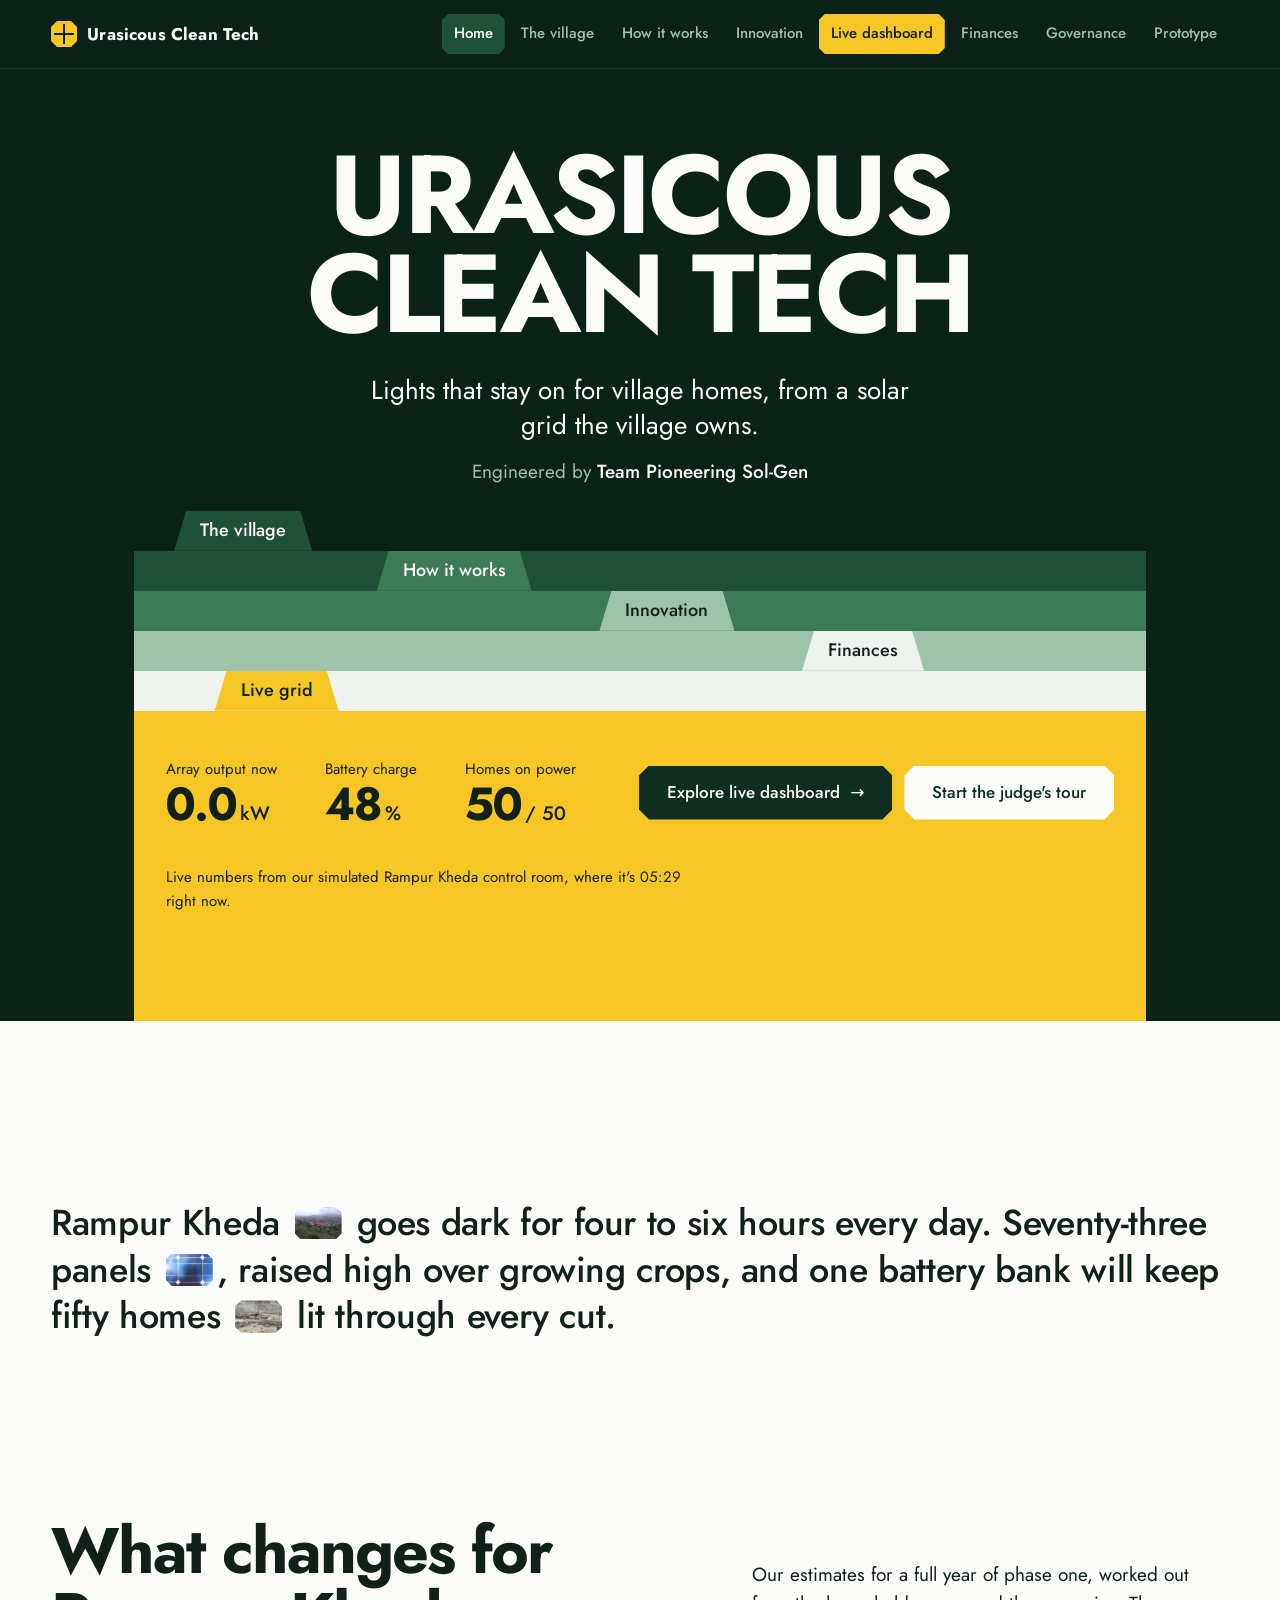
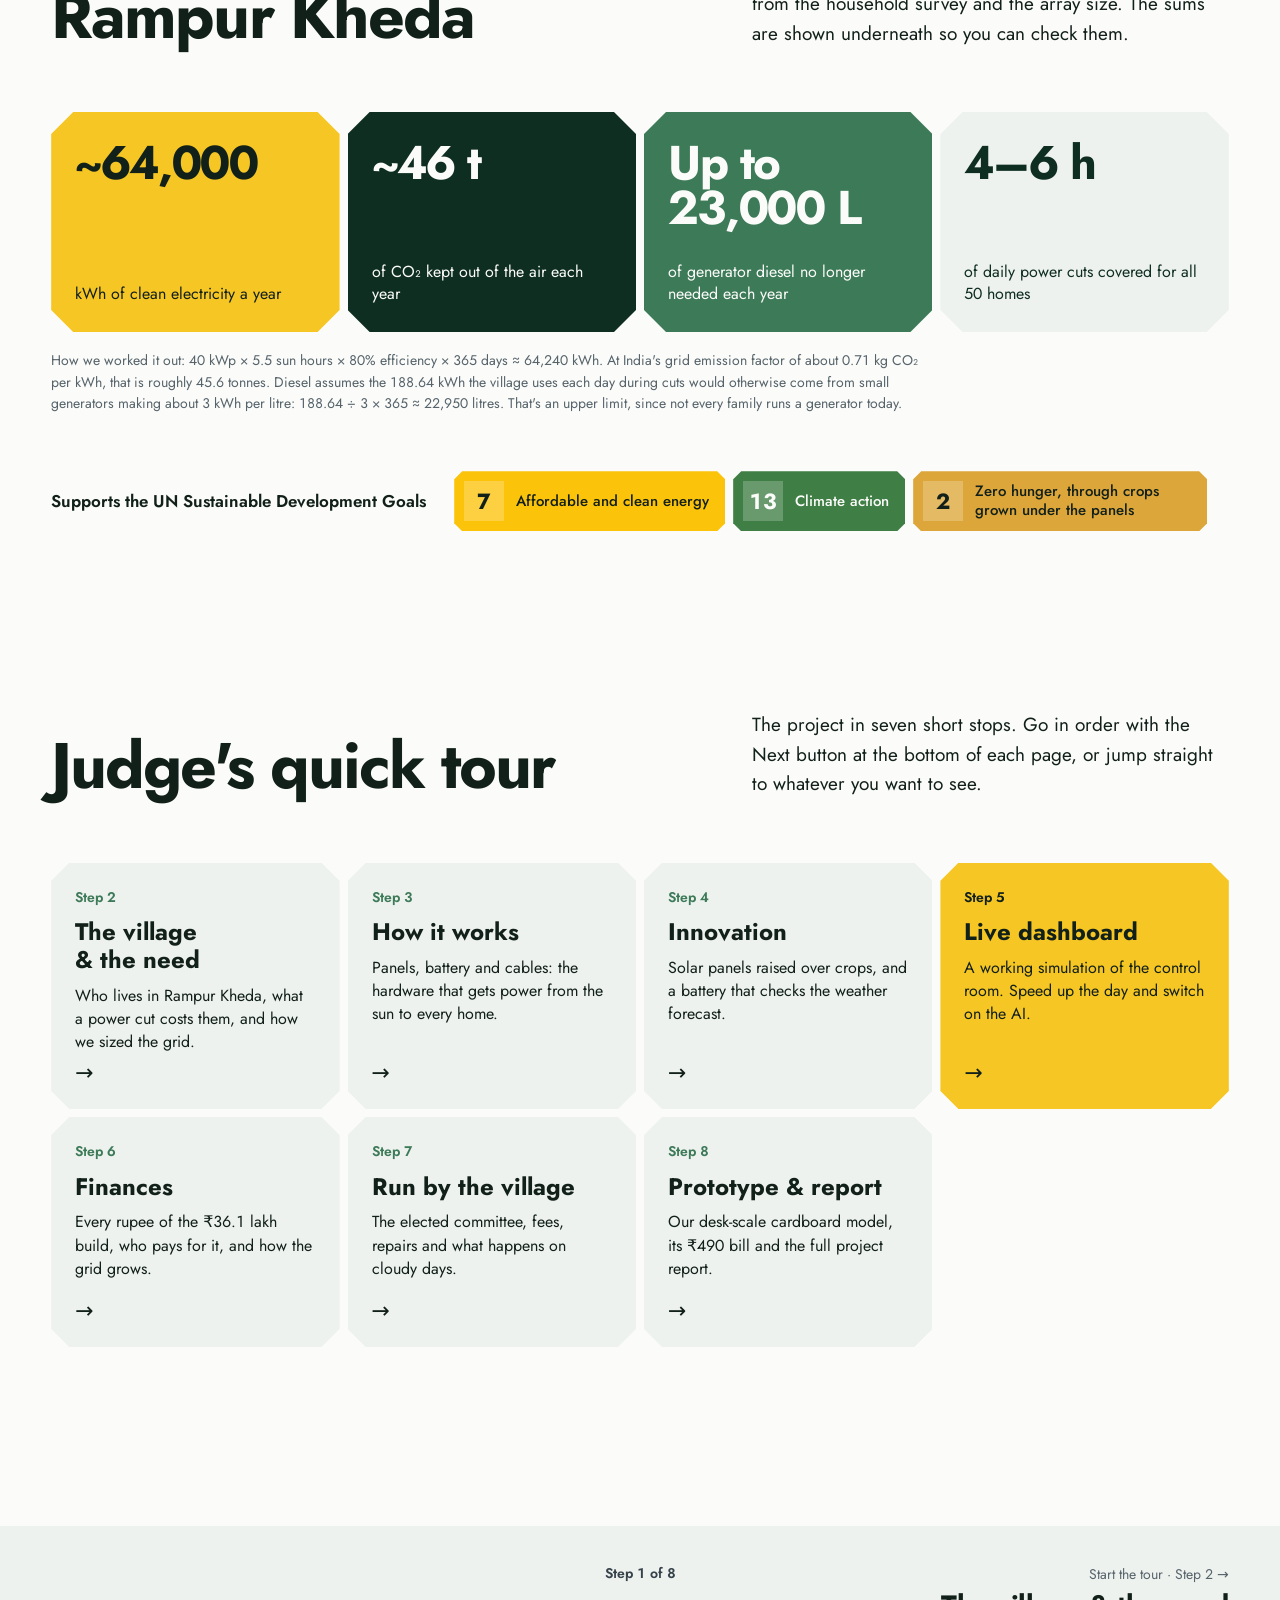
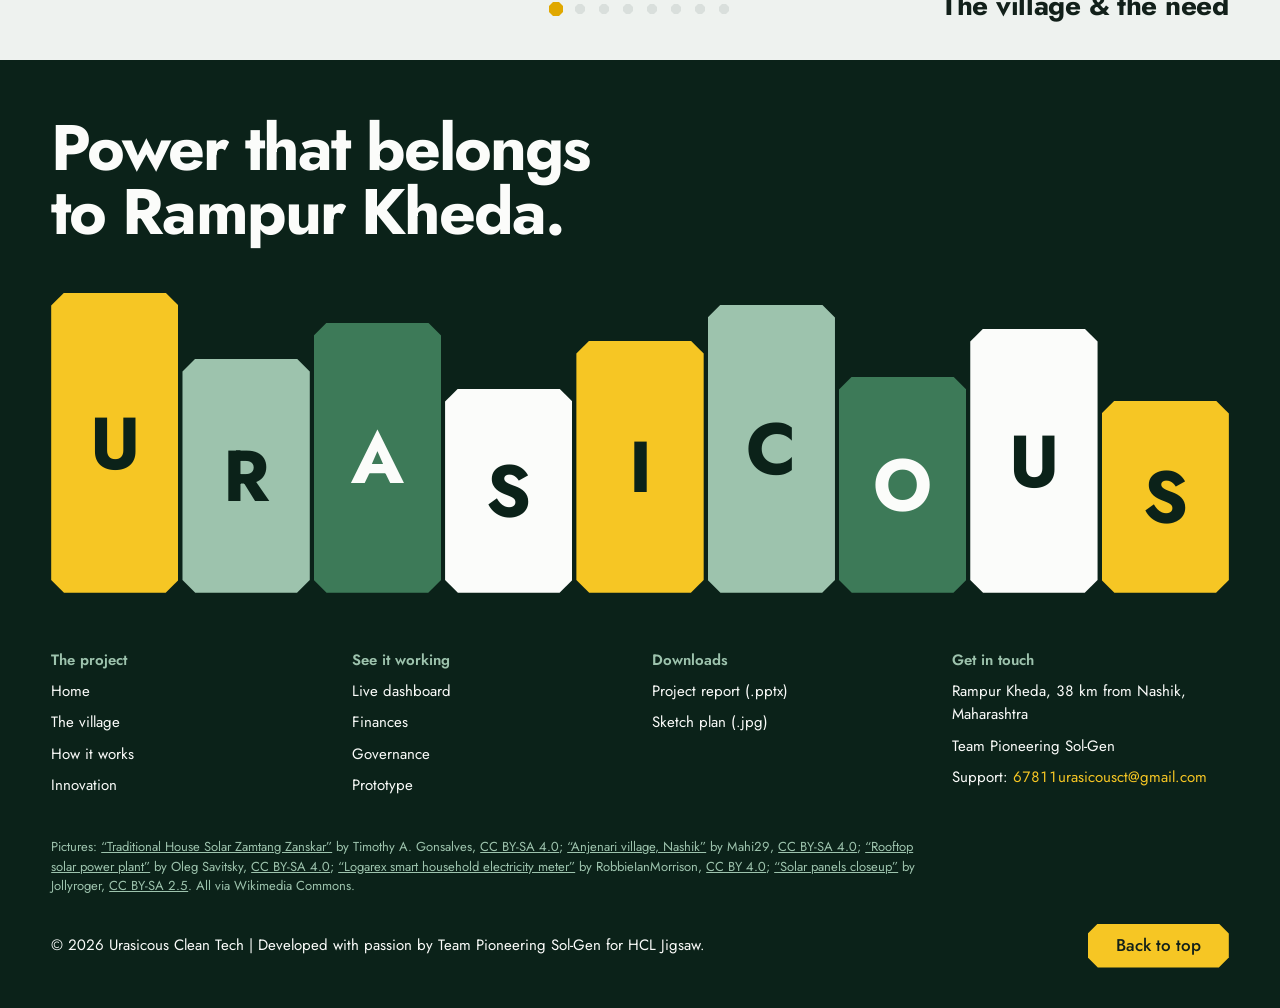
<file: index.html>
<!doctype html>
<html lang="en">
<head>
<meta charset="utf-8">
<meta name="viewport" content="width=device-width, initial-scale=1, viewport-fit=cover">
<title>Urasicous Clean Tech</title>
<meta name="description" content="A 40 kWp community solar microgrid, raised over growing crops, with 90 kWh of LiFePO4 storage for 50 households in Rampur Kheda, built by Team Pioneering Sol-Gen.">
<link rel="preconnect" href="https://fonts.googleapis.com">
<link rel="preconnect" href="https://fonts.gstatic.com" crossorigin>
<link href="https://fonts.googleapis.com/css2?family=Jost:wght@400;500;600;700&display=swap" rel="stylesheet">
<link rel="stylesheet" href="css/styles.css">
</head>
<body>

<header class="site-nav" id="top">
  <div class="wrap nav-in">
    <a class="mark" href="index.html" aria-label="Urasicous Clean Tech, home"><svg viewBox="0 0 26 26" aria-hidden="true"><path fill="#f6c624" d="M6 0h14l6 6v14l-6 6H6l-6-6V6z"/><path fill="#0b2219" d="M12 3h2v20h-2zM3 12h20v2H3z"/></svg>Urasicous Clean Tech</a>
    <button type="button" class="nav-btn" aria-expanded="false" aria-controls="navMenu"><span class="bars" aria-hidden="true"></span>Menu</button>
    <nav class="nav-menu" id="navMenu" aria-label="Main">
      <ol class="nav-links">
        <li><a href="index.html" aria-current="page"><span class="n">1</span>Home</a></li>
        <li><a href="village.html"><span class="n">2</span>The village</a></li>
        <li><a href="system.html"><span class="n">3</span>How it works</a></li>
        <li><a href="innovation.html"><span class="n">4</span>Innovation</a></li>
        <li><a href="dashboard.html" class="live"><span class="n">5</span>Live dashboard</a></li>
        <li><a href="finances.html"><span class="n">6</span>Finances</a></li>
        <li><a href="governance.html"><span class="n">7</span>Governance</a></li>
        <li><a href="prototype.html"><span class="n">8</span>Prototype</a></li>
      </ol>
    </nav>
  </div>
</header>

<header class="hero">
  <div class="wrap">
    <div class="hero-copy">
      <h1><span>Urasicous</span> <span>Clean Tech</span></h1>
      <p class="tagline">Lights that stay on for village homes, from a solar grid the village owns.</p>
      <p class="byline">Engineered by <strong>Team Pioneering Sol-Gen</strong></p>
    </div>

    <div class="folders">
      <a class="folder" href="village.html" style="--i:0"><span class="tab">The village</span><span class="body"></span></a>
      <a class="folder" href="system.html" style="--i:1"><span class="tab">How it works</span><span class="body"></span></a>
      <a class="folder" href="innovation.html" style="--i:2"><span class="tab">Innovation</span><span class="body"></span></a>
      <a class="folder" href="finances.html" style="--i:3"><span class="tab">Finances</span><span class="body"></span></a>
      <div class="folder front" style="--i:4">
        <h2 class="tab">Live grid</h2>
        <div class="body">
          <dl class="front-live" data-ui>
            <div><dt>Array output now</dt><dd><span data-bind="solarKw">0.0</span><small>kW</small></dd></div>
            <div><dt>Battery charge</dt><dd><span data-bind="soc">0</span><small>%</small></dd></div>
            <div><dt>Homes on power</dt><dd><span data-bind="homesOn">50</span><small>/ 50</small></dd></div>
          </dl>
          <div class="front-acts">
            <a class="btn dark" href="dashboard.html">Explore live dashboard <span class="arrow" aria-hidden="true">→</span></a>
            <a class="btn light" href="village.html">Start the judge's tour</a>
          </div>
          <p class="front-note">Live numbers from our simulated Rampur Kheda control room, where it's <span data-bind="clock">--:--</span> right now.</p>
        </div>
      </div>
    </div>
  </div>
</header>

<main>

<section class="intro wrap" aria-label="Summary">
  <p class="statement rise">
    Rampur Kheda <img class="thumb" src="assets/photos/anjenari-village-nashik.jpg" alt="" width="60" height="42"> goes dark for four to six hours every day.
    Seventy-three panels <img class="thumb" src="assets/photos/solar-panels-closeup.jpg" alt="" width="60" height="42">, raised high over growing crops, and one battery bank will keep fifty homes
    <img class="thumb" src="assets/photos/traditional-house-solar-zamtang-zanskar-jun24-a7cr.jpg" alt="" width="60" height="42"> lit through every cut.
  </p>
</section>

<!-- ================= IMPACT ================= -->
<section class="section wrap" aria-labelledby="impact-h">
  <div class="section-head">
    <h2 class="rise" id="impact-h">What changes for Rampur Kheda</h2>
    <p class="rise" style="--d:80ms">Our estimates for a full year of phase one, worked out from the household survey and the array size. The sums are shown underneath so you can check them.</p>
  </div>
  <ul class="impact">
    <li class="cell-shape t-solar rise"><b>~64,000</b><span>kWh of clean electricity a year</span></li>
    <li class="cell-shape t-forest rise" style="--d:70ms"><b>~46 t</b><span>of CO₂ kept out of the air each year</span></li>
    <li class="cell-shape t-mid rise" style="--d:140ms"><b>Up to 23,000 L</b><span>of generator diesel no longer needed each year</span></li>
    <li class="cell-shape t-mist rise" style="--d:210ms"><b>4–6 h</b><span>of daily power cuts covered for all 50 homes</span></li>
  </ul>
  <p class="impact-note">How we worked it out: 40 kWp × 5.5 sun hours × 80% efficiency × 365 days ≈ 64,240 kWh. At India's grid emission factor of about 0.71 kg CO₂ per kWh, that is roughly 45.6 tonnes. Diesel assumes the 188.64 kWh the village uses each day during cuts would otherwise come from small generators making about 3 kWh per litre: 188.64 ÷ 3 × 365 ≈ 22,950 litres. That's an upper limit, since not every family runs a generator today.</p>

  <div class="sdg-row">
    <p class="sdg-lead rise">Supports the UN Sustainable Development Goals</p>
    <ul class="sdgs">
      <li class="sdg rise" style="--sdg:#FCC30B;--sdg-ink:#12201a"><b>7</b><span>Affordable and clean energy</span></li>
      <li class="sdg rise" style="--sdg:#3F7E44;--d:70ms"><b>13</b><span>Climate action</span></li>
      <li class="sdg rise" style="--sdg:#DDA63A;--sdg-ink:#12201a;--d:140ms"><b>2</b><span>Zero hunger, through crops grown under the panels</span></li>
    </ul>
  </div>
</section>

<!-- ================= JUDGE'S QUICK TOUR ================= -->
<section class="section wrap" aria-labelledby="tour-h">
  <div class="section-head">
    <h2 class="rise" id="tour-h">Judge's quick tour</h2>
    <p class="rise" style="--d:80ms">The project in seven short stops. Go in order with the Next button at the bottom of each page, or jump straight to whatever you want to see.</p>
  </div>
  <ol class="tour-cards">
      <li class="rise" style="--d:0ms"><a href="village.html"><span class="tc-n">Step 2</span><h3>The village & the need</h3><p>Who lives in Rampur Kheda, what a power cut costs them, and how we sized the grid.</p><span class="tc-go" aria-hidden="true">→</span></a></li>
      <li class="rise" style="--d:60ms"><a href="system.html"><span class="tc-n">Step 3</span><h3>How it works</h3><p>Panels, battery and cables: the hardware that gets power from the sun to every home.</p><span class="tc-go" aria-hidden="true">→</span></a></li>
      <li class="rise" style="--d:120ms"><a href="innovation.html"><span class="tc-n">Step 4</span><h3>Innovation</h3><p>Solar panels raised over crops, and a battery that checks the weather forecast.</p><span class="tc-go" aria-hidden="true">→</span></a></li>
      <li class="rise" style="--d:180ms"><a href="dashboard.html"><span class="tc-n">Step 5</span><h3>Live dashboard</h3><p>A working simulation of the control room. Speed up the day and switch on the AI.</p><span class="tc-go" aria-hidden="true">→</span></a></li>
      <li class="rise" style="--d:0ms"><a href="finances.html"><span class="tc-n">Step 6</span><h3>Finances</h3><p>Every rupee of the ₹36.1 lakh build, who pays for it, and how the grid grows.</p><span class="tc-go" aria-hidden="true">→</span></a></li>
      <li class="rise" style="--d:60ms"><a href="governance.html"><span class="tc-n">Step 7</span><h3>Run by the village</h3><p>The elected committee, fees, repairs and what happens on cloudy days.</p><span class="tc-go" aria-hidden="true">→</span></a></li>
      <li class="rise" style="--d:120ms"><a href="prototype.html"><span class="tc-n">Step 8</span><h3>Prototype & report</h3><p>Our desk-scale cardboard model, its ₹490 bill and the full project report.</p><span class="tc-go" aria-hidden="true">→</span></a></li>
  </ol>
</section>

</main>

<nav class="tour" aria-label="Judge's tour">
  <div class="wrap tour-in">
    <span class="tour-prev" aria-hidden="true"></span>
    <div class="tour-mid"><span>Step 1 of 8</span><ol class="dots"><li><a href="index.html" aria-label="Step 1: Home" aria-current="page"></a></li><li><a href="village.html" aria-label="Step 2: The village & the need"></a></li><li><a href="system.html" aria-label="Step 3: How it works"></a></li><li><a href="innovation.html" aria-label="Step 4: Innovation"></a></li><li><a href="dashboard.html" aria-label="Step 5: Live dashboard"></a></li><li><a href="finances.html" aria-label="Step 6: Finances"></a></li><li><a href="governance.html" aria-label="Step 7: Run by the village"></a></li><li><a href="prototype.html" aria-label="Step 8: Prototype & report"></a></li></ol></div>
    <a class="tour-next" href="village.html"><small>Start the tour · Step 2 →</small><b>The village & the need</b></a>
  </div>
</nav>

<footer class="foot">
  <div class="wrap">
    <h2 class="foot-line">Power that belongs to Rampur Kheda.</h2>
    <div class="blocks" aria-hidden="true">
      <span style="--b:var(--solar);height:100%">U</span>
      <span style="--b:var(--forest-300);height:78%">R</span>
      <span style="--b:var(--forest-500);--bt:var(--white);height:90%">A</span>
      <span style="--b:var(--white);height:68%">S</span>
      <span style="--b:var(--solar);height:84%">I</span>
      <span style="--b:var(--forest-300);height:96%">C</span>
      <span style="--b:var(--forest-500);--bt:var(--white);height:72%">O</span>
      <span style="--b:var(--white);height:88%">U</span>
      <span style="--b:var(--solar);height:64%">S</span>
    </div>

    <div class="foot-cols">
      <div><h4>The project</h4><a href="index.html">Home</a><a href="village.html">The village</a><a href="system.html">How it works</a><a href="innovation.html">Innovation</a></div>
      <div><h4>See it working</h4><a href="dashboard.html">Live dashboard</a><a href="finances.html">Finances</a><a href="governance.html">Governance</a><a href="prototype.html">Prototype</a></div>
      <div><h4>Downloads</h4><a href="assets/team/Village-Microgrid-Project-Report.pptx" download>Project report (.pptx)</a><a href="assets/team/sketch-plan.jpg" download>Sketch plan (.jpg)</a></div>
      <div><h4>Get in touch</h4><span>Rampur Kheda, 38 km from Nashik, Maharashtra</span><span>Team Pioneering Sol-Gen</span><span>Support: <a class="mail" href="mailto:67811urasicousct@gmail.com">67811urasicousct@gmail.com</a></span></div>
    </div>

    <p class="credits">Pictures: <a href="https://commons.wikimedia.org/w/index.php?curid=152914959">“Traditional House Solar Zamtang Zanskar”</a> by Timothy A. Gonsalves, <a href="https://creativecommons.org/licenses/by-sa/4.0/">CC BY-SA 4.0</a>; <a href="https://commons.wikimedia.org/w/index.php?curid=42551914">“Anjenari village, Nashik”</a> by Mahi29, <a href="https://creativecommons.org/licenses/by-sa/4.0/">CC BY-SA 4.0</a>; <a href="https://commons.wikimedia.org/w/index.php?curid=44112543">“Rooftop solar power plant”</a> by Oleg Savitsky, <a href="https://creativecommons.org/licenses/by-sa/4.0/">CC BY-SA 4.0</a>; <a href="https://commons.wikimedia.org/wiki/File:Logarex_smart_household_electricity_meter_build_year_2023.jpg">“Logarex smart household electricity meter”</a> by RobbieIanMorrison, <a href="https://creativecommons.org/licenses/by/4.0">CC BY 4.0</a>; <a href="https://commons.wikimedia.org/wiki/File:Solar_panels_closeup.jpg">“Solar panels closeup”</a> by Jollyroger, <a href="https://creativecommons.org/licenses/by-sa/2.5">CC BY-SA 2.5</a>. All via Wikimedia Commons.</p>

    <div class="copy">
      <span>© 2026 Urasicous Clean Tech | Developed with passion by Team Pioneering Sol-Gen for HCL Jigsaw.</span>
      <a class="btn" href="#top" style="min-height:44px">Back to top</a>
    </div>
  </div>
</footer>

<script src="js/sim.js"></script>
<script src="js/common.js"></script>
</body>
</html>
</file>
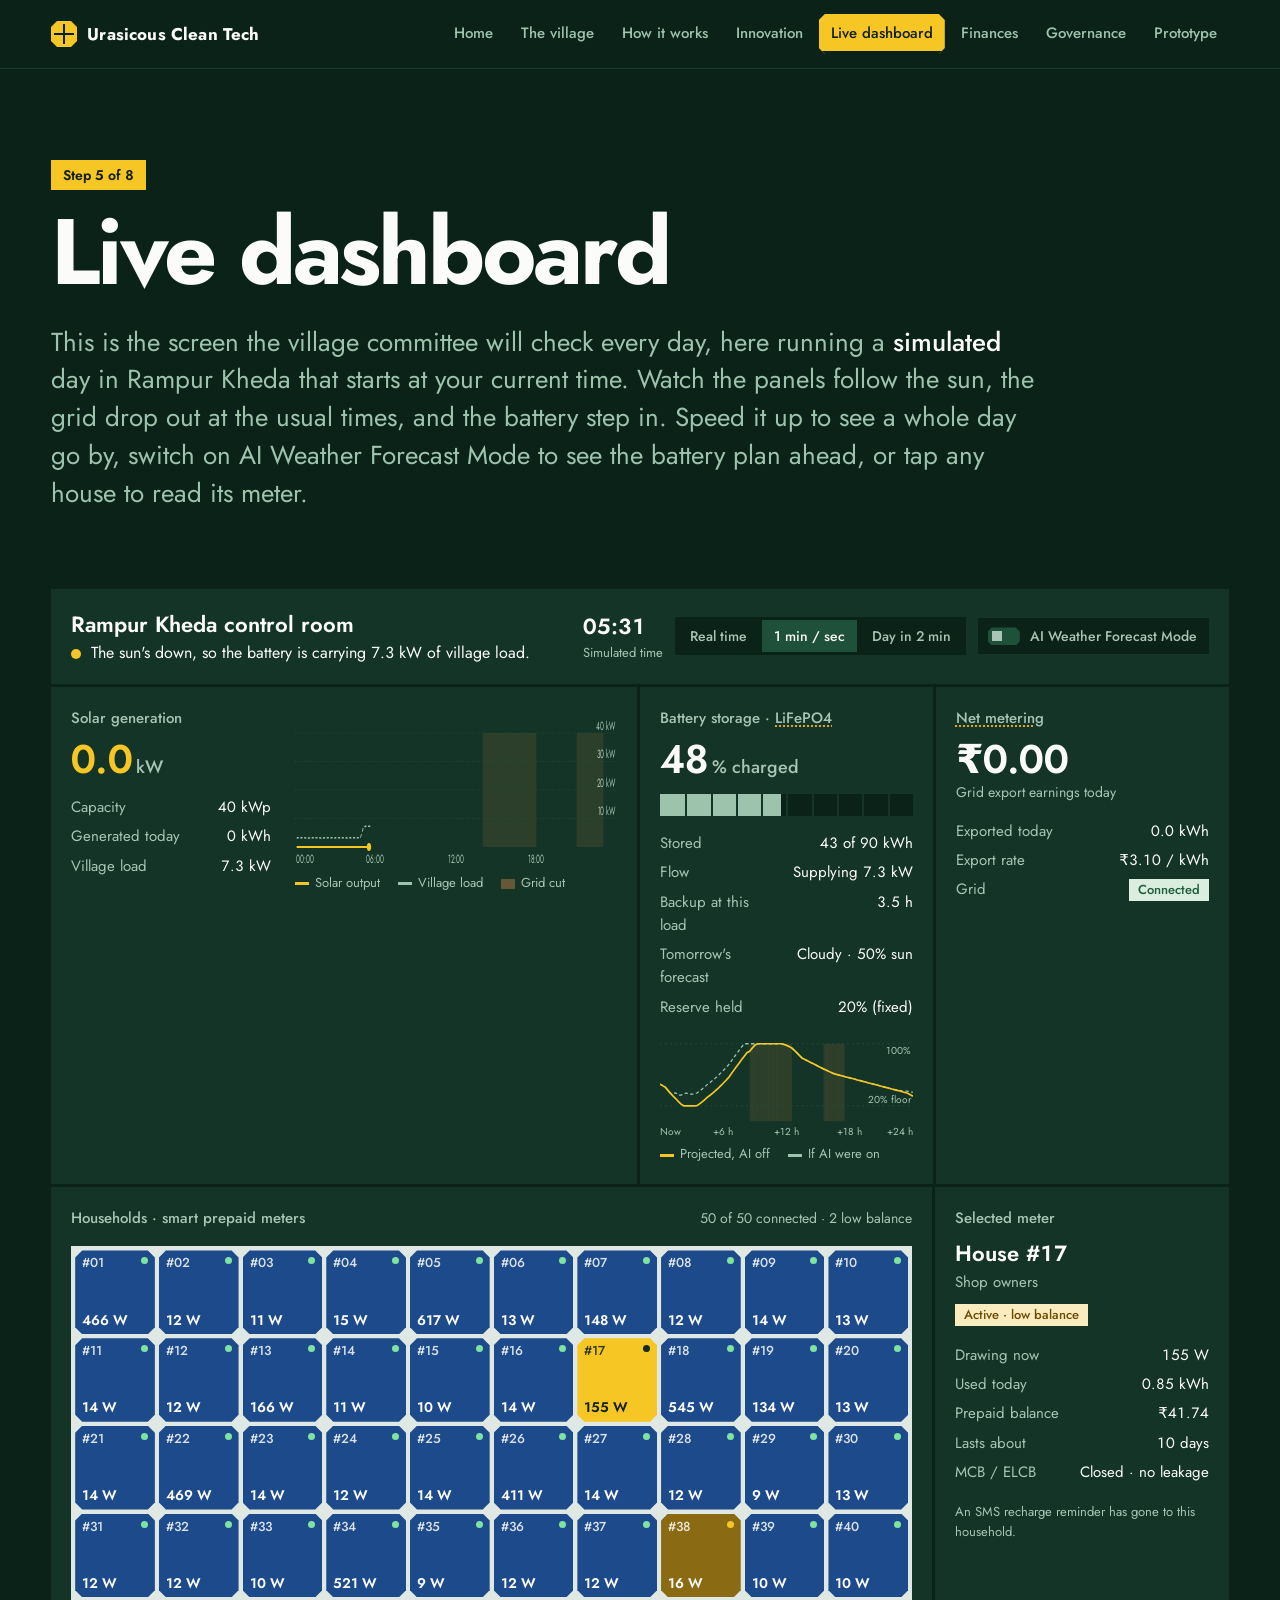
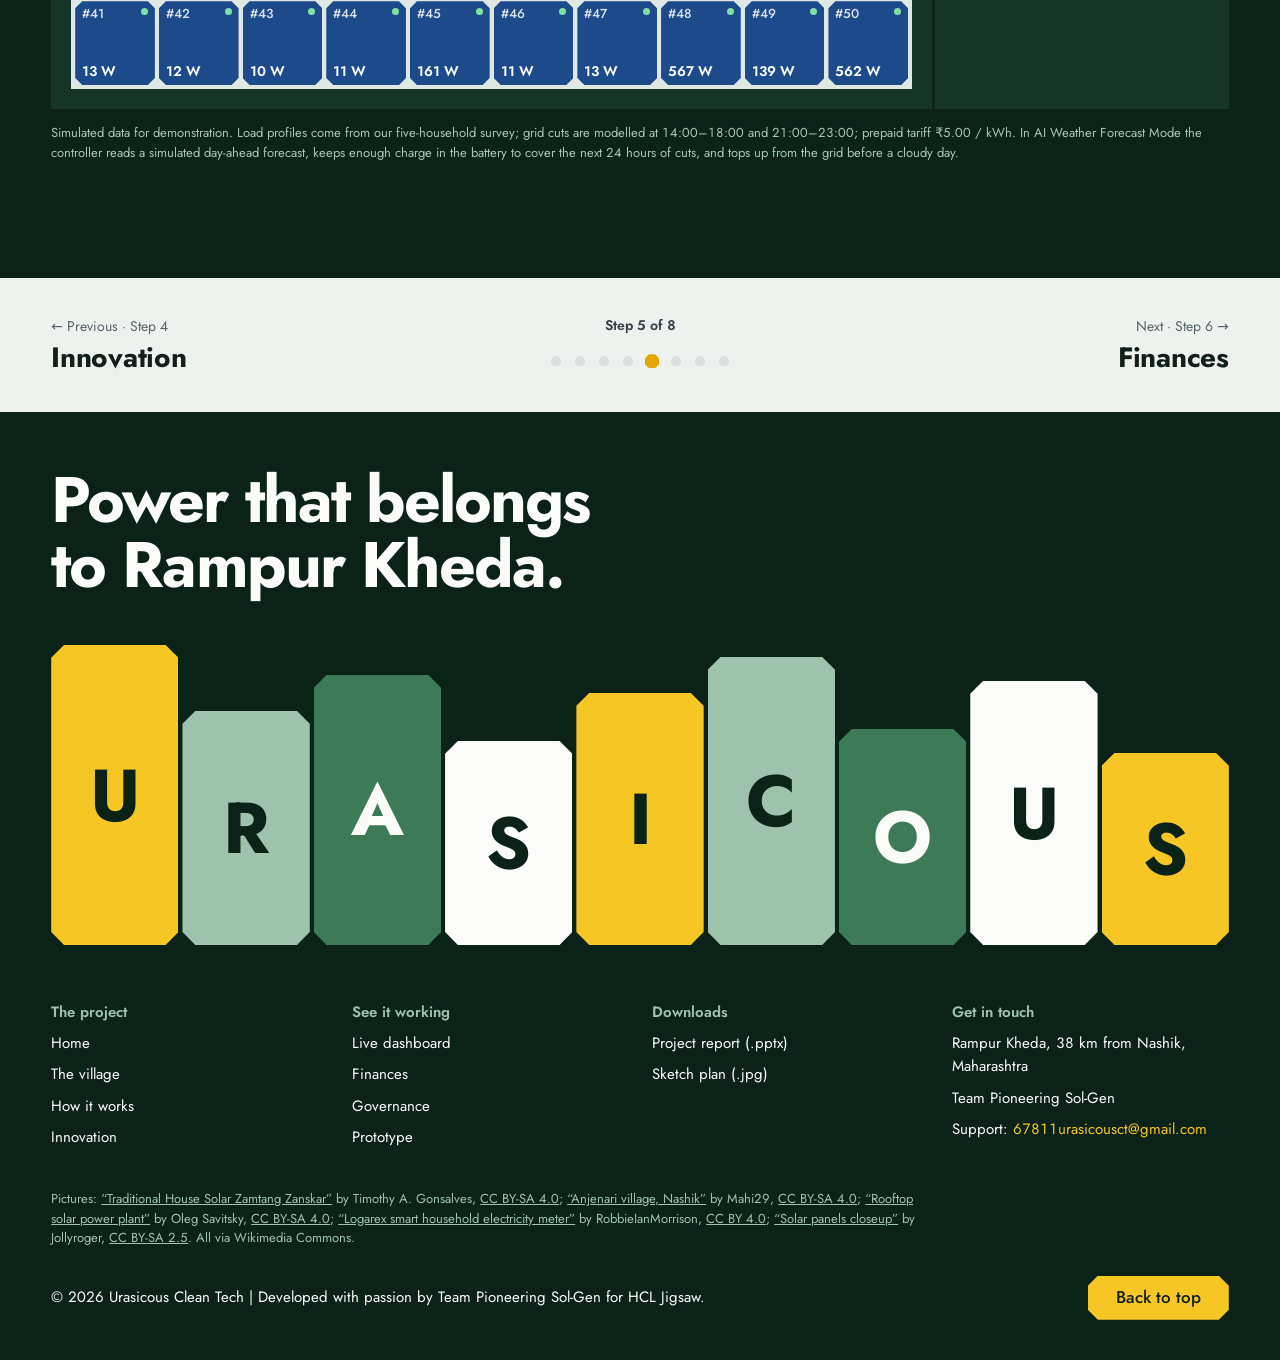
<file: dashboard.html>
<!doctype html>
<html lang="en">
<head>
<meta charset="utf-8">
<meta name="viewport" content="width=device-width, initial-scale=1, viewport-fit=cover">
<title>Live dashboard · Urasicous Clean Tech</title>
<meta name="description" content="A 40 kWp community solar microgrid, raised over growing crops, with 90 kWh of LiFePO4 storage for 50 households in Rampur Kheda, built by Team Pioneering Sol-Gen.">
<link rel="preconnect" href="https://fonts.googleapis.com">
<link rel="preconnect" href="https://fonts.gstatic.com" crossorigin>
<link href="https://fonts.googleapis.com/css2?family=Jost:wght@400;500;600;700&display=swap" rel="stylesheet">
<link rel="stylesheet" href="css/styles.css">
</head>
<body>

<header class="site-nav" id="top">
  <div class="wrap nav-in">
    <a class="mark" href="index.html" aria-label="Urasicous Clean Tech, home"><svg viewBox="0 0 26 26" aria-hidden="true"><path fill="#f6c624" d="M6 0h14l6 6v14l-6 6H6l-6-6V6z"/><path fill="#0b2219" d="M12 3h2v20h-2zM3 12h20v2H3z"/></svg>Urasicous Clean Tech</a>
    <button type="button" class="nav-btn" aria-expanded="false" aria-controls="navMenu"><span class="bars" aria-hidden="true"></span>Menu</button>
    <nav class="nav-menu" id="navMenu" aria-label="Main">
      <ol class="nav-links">
        <li><a href="index.html"><span class="n">1</span>Home</a></li>
        <li><a href="village.html"><span class="n">2</span>The village</a></li>
        <li><a href="system.html"><span class="n">3</span>How it works</a></li>
        <li><a href="innovation.html"><span class="n">4</span>Innovation</a></li>
        <li><a href="dashboard.html" class="live" aria-current="page"><span class="n">5</span>Live dashboard</a></li>
        <li><a href="finances.html"><span class="n">6</span>Finances</a></li>
        <li><a href="governance.html"><span class="n">7</span>Governance</a></li>
        <li><a href="prototype.html"><span class="n">8</span>Prototype</a></li>
      </ol>
    </nav>
  </div>
</header>

<header class="page-head">
  <div class="wrap">
    <p class="step">Step 5 of 8</p>
    <h1>Live dashboard</h1>
    <p class="lead">This is the screen the village committee will check every day, here running a <strong>simulated</strong> day in Rampur Kheda that starts at your current time. Watch the panels follow the sun, the grid drop out at the usual times, and the battery step in. Speed it up to see a whole day go by, switch on AI Weather Forecast Mode to see the battery plan ahead, or tap any house to read its meter.</p>
  </div>
</header>

<main>
<section class="dash-band flush" aria-label="Rampur Kheda control room">
  <div class="wrap">
    <div class="dash" style="margin-top:0">
      <div class="dash-top" data-ui>
        <div>
          <h3 class="title">Rampur Kheda control room</h3>
          <p class="finding"><span class="state-dot" id="stateDot"></span><span id="finding">Starting simulation…</span></p>
        </div>
        <div class="dash-ctrls">
          <div><div class="clock" data-bind="clock">--:--</div><div class="clock-sub">Simulated time</div></div>
          <div class="seg" role="group" aria-label="Simulation speed">
            <button type="button" data-speed="1" id="sp1">Real time</button>
            <button type="button" data-speed="60" id="sp60" aria-pressed="true">1 min / sec</button>
            <button type="button" data-speed="720" id="sp720">Day in 2 min</button>
          </div>
          <button type="button" class="ai-toggle" id="aiToggle" role="switch" aria-checked="false"><span class="sw" aria-hidden="true"></span>AI Weather Forecast Mode</button>
        </div>
      </div>

      <div class="dash-grid" data-ui>
        <div class="panel p-solar">
          <div class="solar-row">
            <div>
              <h3>Solar generation</h3>
              <div class="big solar-big"><span data-bind="solarKw">0.0</span><small>kW</small></div>
              <dl class="kv">
                <dt>Capacity</dt><dd>40 kWp</dd>
                <dt>Generated today</dt><dd><span data-bind="genToday">0</span> kWh</dd>
                <dt>Village load</dt><dd><span data-bind="loadKw">0.0</span> kW</dd>
              </dl>
            </div>
            <div style="min-width:0">
              <svg class="chart" id="chart" viewBox="0 0 600 150" preserveAspectRatio="none" role="img" aria-label="Today's solar output and village load by hour"></svg>
              <div class="legend"><span><i></i>Solar output</span><span><i class="l"></i>Village load</span><span><i class="c"></i>Grid cut</span></div>
            </div>
          </div>
        </div>

        <div class="panel">
          <h3>Battery storage · <button type="button" class="term" data-term="lfp">LiFePO4</button></h3>
          <div class="big"><span data-bind="soc">0</span><small>% charged</small></div>
          <div class="soc-bar" aria-hidden="true"><div class="soc-fill" id="socFill"></div><div class="soc-ticks"><span></span><span></span><span></span><span></span><span></span><span></span><span></span><span></span><span></span><span></span></div></div>
          <dl class="kv">
            <dt>Stored</dt><dd><span data-bind="kwhStored">0</span> of 90 kWh</dd>
            <dt>Flow</dt><dd id="battFlow">–</dd>
            <dt>Backup at this load</dt><dd><span data-bind="backup">–</span></dd>
            <dt>Tomorrow's forecast</dt><dd id="fcast">–</dd>
            <dt>Reserve held</dt><dd id="reserve">–</dd>
          </dl>
          <svg class="chart soc-chart" id="socChart" viewBox="0 0 300 120" role="img" aria-label="Projected battery charge over the next 24 hours"></svg>
          <div class="legend"><span><i></i><span id="modeNow">Projected, AI off</span></span><span><i class="l"></i><span id="modeAlt">If AI were on</span></span></div>
        </div>

        <div class="panel">
          <h3><button type="button" class="term" data-term="netmeter">Net metering</button></h3>
          <div class="ticker">₹<span data-bind="earn">0.00</span></div>
          <p style="color:var(--muted);font-size:14px;margin-top:2px">Grid export earnings today</p>
          <dl class="kv">
            <dt>Exported today</dt><dd><span data-bind="expToday">0.0</span> kWh</dd>
            <dt>Export rate</dt><dd>₹3.10 / kWh</dd>
            <dt>Grid</dt><dd><span class="pill" id="gridPill">–</span></dd>
          </dl>
        </div>
      </div>

      <div class="dash-lower" data-ui>
        <div class="panel">
          <div class="module-head">
            <h3>Households · smart prepaid meters</h3>
            <p><span data-bind="homesOn">50</span> of 50 connected · <span data-bind="lowCount">0</span> low balance</p>
          </div>
          <div class="module" id="module" role="group" aria-label="House 01 to 50"></div>
        </div>
        <div class="panel detail" id="detail" aria-live="polite"></div>
      </div>
      <p class="dash-foot">Simulated data for demonstration. Load profiles come from our five-household survey; grid cuts are modelled at 14:00–18:00 and 21:00–23:00; prepaid tariff ₹5.00 / kWh. In AI Weather Forecast Mode the controller reads a simulated day-ahead forecast, keeps enough charge in the battery to cover the next 24 hours of cuts, and tops up from the grid before a cloudy day.</p>
    </div>
  </div>
</section>
</main>

<nav class="tour" aria-label="Judge's tour">
  <div class="wrap tour-in">
    <a class="tour-prev" href="innovation.html"><small>← Previous · Step 4</small><b>Innovation</b></a>
    <div class="tour-mid"><span>Step 5 of 8</span><ol class="dots"><li><a href="index.html" aria-label="Step 1: Home"></a></li><li><a href="village.html" aria-label="Step 2: The village & the need"></a></li><li><a href="system.html" aria-label="Step 3: How it works"></a></li><li><a href="innovation.html" aria-label="Step 4: Innovation"></a></li><li><a href="dashboard.html" aria-label="Step 5: Live dashboard" aria-current="page"></a></li><li><a href="finances.html" aria-label="Step 6: Finances"></a></li><li><a href="governance.html" aria-label="Step 7: Run by the village"></a></li><li><a href="prototype.html" aria-label="Step 8: Prototype & report"></a></li></ol></div>
    <a class="tour-next" href="finances.html"><small>Next · Step 6 →</small><b>Finances</b></a>
  </div>
</nav>

<footer class="foot">
  <div class="wrap">
    <h2 class="foot-line">Power that belongs to Rampur Kheda.</h2>
    <div class="blocks" aria-hidden="true">
      <span style="--b:var(--solar);height:100%">U</span>
      <span style="--b:var(--forest-300);height:78%">R</span>
      <span style="--b:var(--forest-500);--bt:var(--white);height:90%">A</span>
      <span style="--b:var(--white);height:68%">S</span>
      <span style="--b:var(--solar);height:84%">I</span>
      <span style="--b:var(--forest-300);height:96%">C</span>
      <span style="--b:var(--forest-500);--bt:var(--white);height:72%">O</span>
      <span style="--b:var(--white);height:88%">U</span>
      <span style="--b:var(--solar);height:64%">S</span>
    </div>

    <div class="foot-cols">
      <div><h4>The project</h4><a href="index.html">Home</a><a href="village.html">The village</a><a href="system.html">How it works</a><a href="innovation.html">Innovation</a></div>
      <div><h4>See it working</h4><a href="dashboard.html">Live dashboard</a><a href="finances.html">Finances</a><a href="governance.html">Governance</a><a href="prototype.html">Prototype</a></div>
      <div><h4>Downloads</h4><a href="assets/team/Village-Microgrid-Project-Report.pptx" download>Project report (.pptx)</a><a href="assets/team/sketch-plan.jpg" download>Sketch plan (.jpg)</a></div>
      <div><h4>Get in touch</h4><span>Rampur Kheda, 38 km from Nashik, Maharashtra</span><span>Team Pioneering Sol-Gen</span><span>Support: <a class="mail" href="mailto:67811urasicousct@gmail.com">67811urasicousct@gmail.com</a></span></div>
    </div>

    <p class="credits">Pictures: <a href="https://commons.wikimedia.org/w/index.php?curid=152914959">“Traditional House Solar Zamtang Zanskar”</a> by Timothy A. Gonsalves, <a href="https://creativecommons.org/licenses/by-sa/4.0/">CC BY-SA 4.0</a>; <a href="https://commons.wikimedia.org/w/index.php?curid=42551914">“Anjenari village, Nashik”</a> by Mahi29, <a href="https://creativecommons.org/licenses/by-sa/4.0/">CC BY-SA 4.0</a>; <a href="https://commons.wikimedia.org/w/index.php?curid=44112543">“Rooftop solar power plant”</a> by Oleg Savitsky, <a href="https://creativecommons.org/licenses/by-sa/4.0/">CC BY-SA 4.0</a>; <a href="https://commons.wikimedia.org/wiki/File:Logarex_smart_household_electricity_meter_build_year_2023.jpg">“Logarex smart household electricity meter”</a> by RobbieIanMorrison, <a href="https://creativecommons.org/licenses/by/4.0">CC BY 4.0</a>; <a href="https://commons.wikimedia.org/wiki/File:Solar_panels_closeup.jpg">“Solar panels closeup”</a> by Jollyroger, <a href="https://creativecommons.org/licenses/by-sa/2.5">CC BY-SA 2.5</a>. All via Wikimedia Commons.</p>

    <div class="copy">
      <span>© 2026 Urasicous Clean Tech | Developed with passion by Team Pioneering Sol-Gen for HCL Jigsaw.</span>
      <a class="btn" href="#top" style="min-height:44px">Back to top</a>
    </div>
  </div>
</footer>

<script src="js/sim.js"></script>
<script src="js/common.js"></script>
</body>
</html>
</file>
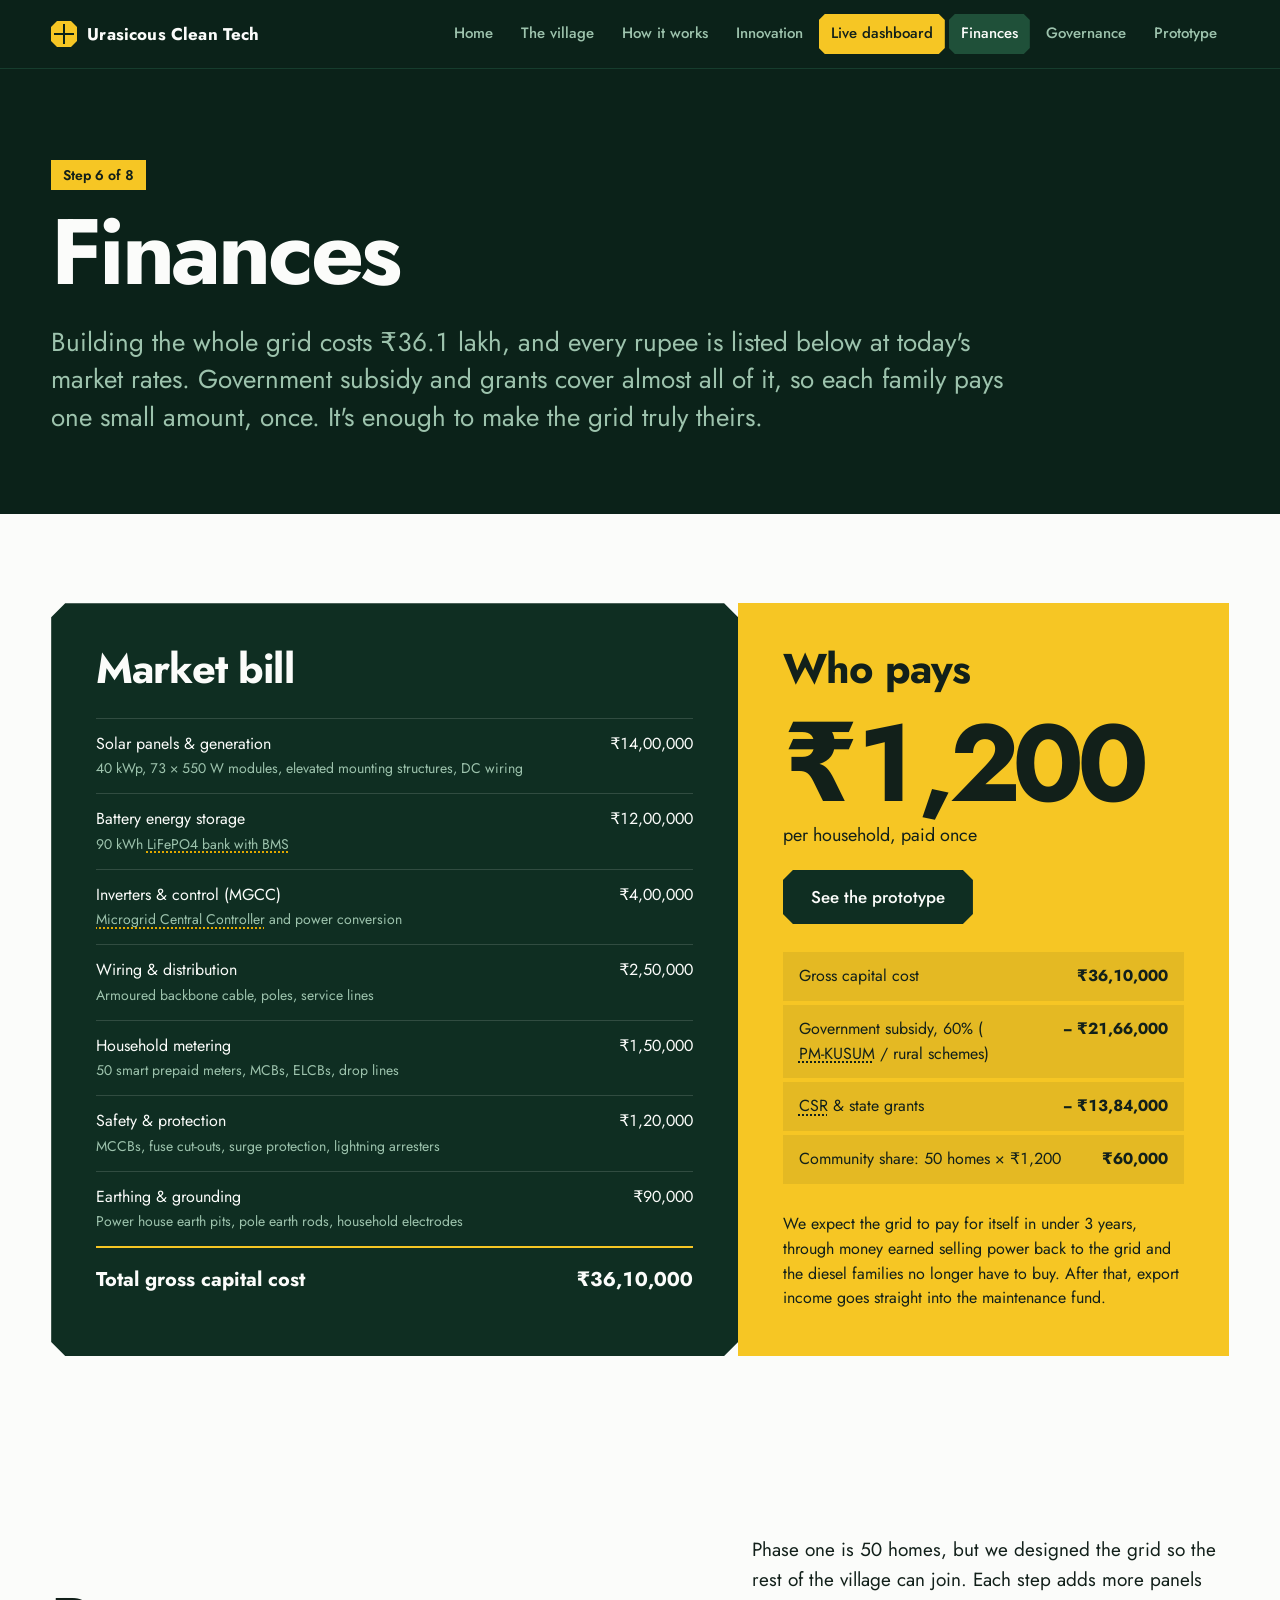
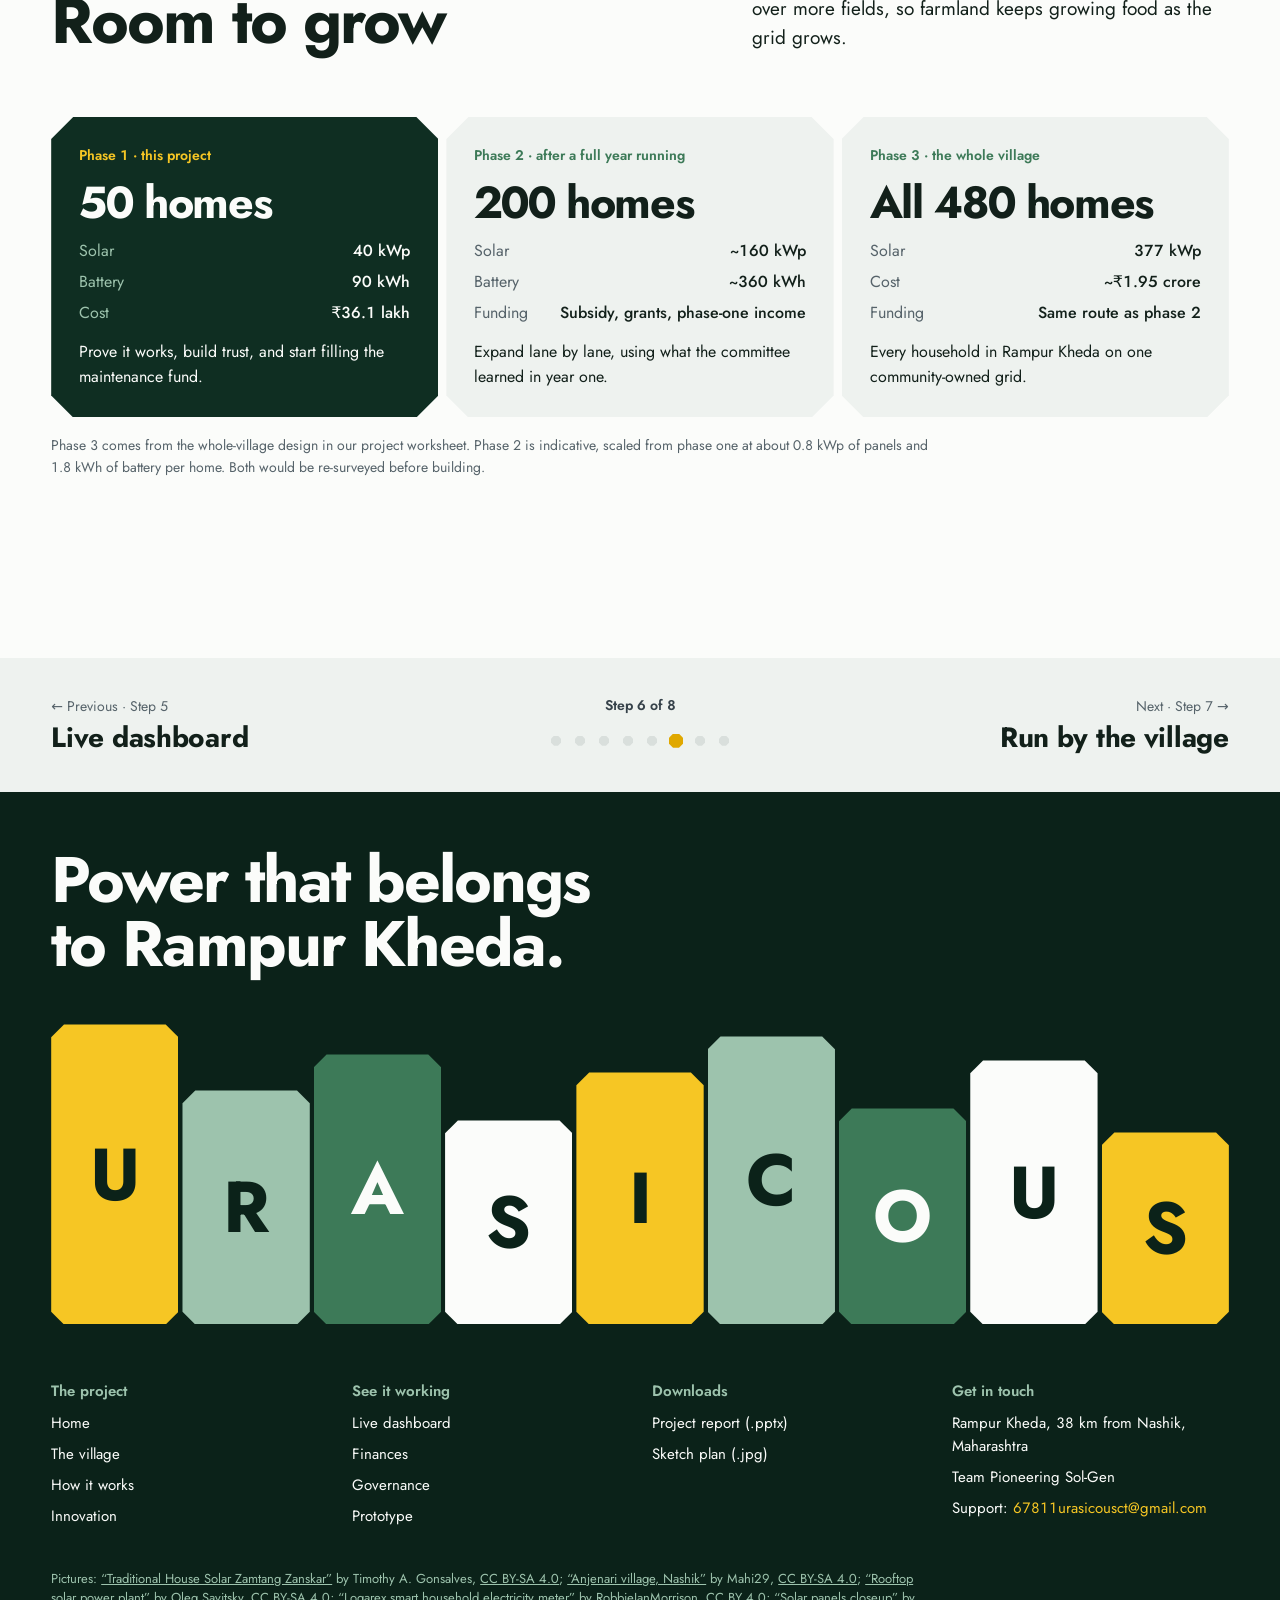
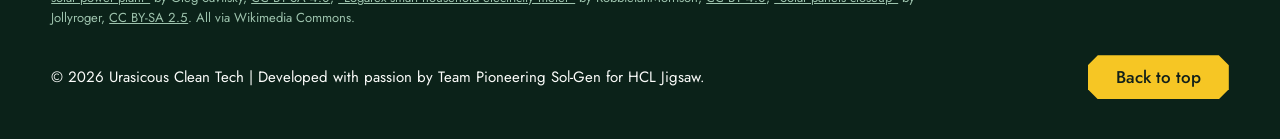
<file: finances.html>
<!doctype html>
<html lang="en">
<head>
<meta charset="utf-8">
<meta name="viewport" content="width=device-width, initial-scale=1, viewport-fit=cover">
<title>Finances · Urasicous Clean Tech</title>
<meta name="description" content="A 40 kWp community solar microgrid, raised over growing crops, with 90 kWh of LiFePO4 storage for 50 households in Rampur Kheda, built by Team Pioneering Sol-Gen.">
<link rel="preconnect" href="https://fonts.googleapis.com">
<link rel="preconnect" href="https://fonts.gstatic.com" crossorigin>
<link href="https://fonts.googleapis.com/css2?family=Jost:wght@400;500;600;700&display=swap" rel="stylesheet">
<link rel="stylesheet" href="css/styles.css">
</head>
<body>

<header class="site-nav" id="top">
  <div class="wrap nav-in">
    <a class="mark" href="index.html" aria-label="Urasicous Clean Tech, home"><svg viewBox="0 0 26 26" aria-hidden="true"><path fill="#f6c624" d="M6 0h14l6 6v14l-6 6H6l-6-6V6z"/><path fill="#0b2219" d="M12 3h2v20h-2zM3 12h20v2H3z"/></svg>Urasicous Clean Tech</a>
    <button type="button" class="nav-btn" aria-expanded="false" aria-controls="navMenu"><span class="bars" aria-hidden="true"></span>Menu</button>
    <nav class="nav-menu" id="navMenu" aria-label="Main">
      <ol class="nav-links">
        <li><a href="index.html"><span class="n">1</span>Home</a></li>
        <li><a href="village.html"><span class="n">2</span>The village</a></li>
        <li><a href="system.html"><span class="n">3</span>How it works</a></li>
        <li><a href="innovation.html"><span class="n">4</span>Innovation</a></li>
        <li><a href="dashboard.html" class="live"><span class="n">5</span>Live dashboard</a></li>
        <li><a href="finances.html" aria-current="page"><span class="n">6</span>Finances</a></li>
        <li><a href="governance.html"><span class="n">7</span>Governance</a></li>
        <li><a href="prototype.html"><span class="n">8</span>Prototype</a></li>
      </ol>
    </nav>
  </div>
</header>

<header class="page-head">
  <div class="wrap">
    <p class="step">Step 6 of 8</p>
    <h1>Finances</h1>
    <p class="lead">Building the whole grid costs ₹36.1 lakh, and every rupee is listed below at today's market rates. Government subsidy and grants cover almost all of it, so each family pays one small amount, once. It's enough to make the grid truly theirs.</p>
  </div>
</header>

<main>
<section class="section tight wrap" aria-label="Costs and who pays">
  <div class="fin" style="margin-top:0">
    <div class="field bill cell-shape rise">
      <h3>Market bill</h3>
      <div class="table-scroll">
        <table class="bill-t">
          <tbody>
            <tr><td>Solar panels &amp; generation<span class="sub">40 kWp, 73 × 550 W modules, elevated mounting structures, DC wiring</span></td><td>₹14,00,000</td></tr>
            <tr><td>Battery energy storage<span class="sub">90 kWh <button type="button" class="term" data-term="lfp">LiFePO4 bank with BMS</button></span></td><td>₹12,00,000</td></tr>
            <tr><td>Inverters &amp; control (MGCC)<span class="sub"><button type="button" class="term" data-term="mgcc">Microgrid Central Controller</button> and power conversion</span></td><td>₹4,00,000</td></tr>
            <tr><td>Wiring &amp; distribution<span class="sub">Armoured backbone cable, poles, service lines</span></td><td>₹2,50,000</td></tr>
            <tr><td>Household metering<span class="sub">50 smart prepaid meters, MCBs, ELCBs, drop lines</span></td><td>₹1,50,000</td></tr>
            <tr><td>Safety &amp; protection<span class="sub">MCCBs, fuse cut-outs, surge protection, lightning arresters</span></td><td>₹1,20,000</td></tr>
            <tr><td>Earthing &amp; grounding<span class="sub">Power house earth pits, pole earth rods, household electrodes</span></td><td>₹90,000</td></tr>
            <tr class="gross"><td>Total gross capital cost</td><td>₹36,10,000</td></tr>
          </tbody>
        </table>
      </div>
    </div>

    <div class="field share rise" style="--d:100ms">
      <h3>Who pays</h3>
      <div class="price">
        <div><div class="amt">₹1,200</div><span class="per">per household, paid once</span></div>
        <a class="btn dark" href="prototype.html">See the prototype</a>
      </div>
      <div class="flow-steps">
        <div><span>Gross capital cost</span><b>₹36,10,000</b></div>
        <div class="minus"><span>Government subsidy, 60% (<button type="button" class="term" data-term="kusum">PM-KUSUM</button> / rural schemes)</span><b>₹21,66,000</b></div>
        <div class="minus"><span><button type="button" class="term" data-term="csr">CSR</button> &amp; state grants</span><b>₹13,84,000</b></div>
        <div><span>Community share: 50 homes × ₹1,200</span><b>₹60,000</b></div>
      </div>
      <p class="payback">We expect the grid to pay for itself in under 3 years, through money earned selling power back to the grid and the diesel families no longer have to buy. After that, export income goes straight into the maintenance fund.</p>
    </div>
  </div>
</section>

<!-- ================= SCALING ROADMAP ================= -->
<section class="section wrap" id="roadmap">
  <div class="section-head">
    <h2 class="rise">Room to grow</h2>
    <p class="rise" style="--d:80ms">Phase one is 50 homes, but we designed the grid so the rest of the village can join. Each step adds more panels over more fields, so farmland keeps growing food as the grid grows.</p>
  </div>
  <ol class="roadmap">
    <li class="cell-shape rise now"><span class="ph">Phase 1 · this project</span><b>50 homes</b><dl><dt>Solar</dt><dd>40 kWp</dd><dt>Battery</dt><dd>90 kWh</dd><dt>Cost</dt><dd>₹36.1 lakh</dd></dl><p>Prove it works, build trust, and start filling the maintenance fund.</p></li>
    <li class="cell-shape rise" style="--d:80ms"><span class="ph">Phase 2 · after a full year running</span><b>200 homes</b><dl><dt>Solar</dt><dd>~160 kWp</dd><dt>Battery</dt><dd>~360 kWh</dd><dt>Funding</dt><dd>Subsidy, grants, phase-one income</dd></dl><p>Expand lane by lane, using what the committee learned in year one.</p></li>
    <li class="cell-shape rise" style="--d:160ms"><span class="ph">Phase 3 · the whole village</span><b>All 480 homes</b><dl><dt>Solar</dt><dd>377 kWp</dd><dt>Cost</dt><dd>~₹1.95 crore</dd><dt>Funding</dt><dd>Same route as phase 2</dd></dl><p>Every household in Rampur Kheda on one community-owned grid.</p></li>
  </ol>
  <p class="impact-note">Phase 3 comes from the whole-village design in our project worksheet. Phase 2 is indicative, scaled from phase one at about 0.8 kWp of panels and 1.8 kWh of battery per home. Both would be re-surveyed before building.</p>
</section>
</main>

<nav class="tour" aria-label="Judge's tour">
  <div class="wrap tour-in">
    <a class="tour-prev" href="dashboard.html"><small>← Previous · Step 5</small><b>Live dashboard</b></a>
    <div class="tour-mid"><span>Step 6 of 8</span><ol class="dots"><li><a href="index.html" aria-label="Step 1: Home"></a></li><li><a href="village.html" aria-label="Step 2: The village & the need"></a></li><li><a href="system.html" aria-label="Step 3: How it works"></a></li><li><a href="innovation.html" aria-label="Step 4: Innovation"></a></li><li><a href="dashboard.html" aria-label="Step 5: Live dashboard"></a></li><li><a href="finances.html" aria-label="Step 6: Finances" aria-current="page"></a></li><li><a href="governance.html" aria-label="Step 7: Run by the village"></a></li><li><a href="prototype.html" aria-label="Step 8: Prototype & report"></a></li></ol></div>
    <a class="tour-next" href="governance.html"><small>Next · Step 7 →</small><b>Run by the village</b></a>
  </div>
</nav>

<footer class="foot">
  <div class="wrap">
    <h2 class="foot-line">Power that belongs to Rampur Kheda.</h2>
    <div class="blocks" aria-hidden="true">
      <span style="--b:var(--solar);height:100%">U</span>
      <span style="--b:var(--forest-300);height:78%">R</span>
      <span style="--b:var(--forest-500);--bt:var(--white);height:90%">A</span>
      <span style="--b:var(--white);height:68%">S</span>
      <span style="--b:var(--solar);height:84%">I</span>
      <span style="--b:var(--forest-300);height:96%">C</span>
      <span style="--b:var(--forest-500);--bt:var(--white);height:72%">O</span>
      <span style="--b:var(--white);height:88%">U</span>
      <span style="--b:var(--solar);height:64%">S</span>
    </div>

    <div class="foot-cols">
      <div><h4>The project</h4><a href="index.html">Home</a><a href="village.html">The village</a><a href="system.html">How it works</a><a href="innovation.html">Innovation</a></div>
      <div><h4>See it working</h4><a href="dashboard.html">Live dashboard</a><a href="finances.html">Finances</a><a href="governance.html">Governance</a><a href="prototype.html">Prototype</a></div>
      <div><h4>Downloads</h4><a href="assets/team/Village-Microgrid-Project-Report.pptx" download>Project report (.pptx)</a><a href="assets/team/sketch-plan.jpg" download>Sketch plan (.jpg)</a></div>
      <div><h4>Get in touch</h4><span>Rampur Kheda, 38 km from Nashik, Maharashtra</span><span>Team Pioneering Sol-Gen</span><span>Support: <a class="mail" href="mailto:67811urasicousct@gmail.com">67811urasicousct@gmail.com</a></span></div>
    </div>

    <p class="credits">Pictures: <a href="https://commons.wikimedia.org/w/index.php?curid=152914959">“Traditional House Solar Zamtang Zanskar”</a> by Timothy A. Gonsalves, <a href="https://creativecommons.org/licenses/by-sa/4.0/">CC BY-SA 4.0</a>; <a href="https://commons.wikimedia.org/w/index.php?curid=42551914">“Anjenari village, Nashik”</a> by Mahi29, <a href="https://creativecommons.org/licenses/by-sa/4.0/">CC BY-SA 4.0</a>; <a href="https://commons.wikimedia.org/w/index.php?curid=44112543">“Rooftop solar power plant”</a> by Oleg Savitsky, <a href="https://creativecommons.org/licenses/by-sa/4.0/">CC BY-SA 4.0</a>; <a href="https://commons.wikimedia.org/wiki/File:Logarex_smart_household_electricity_meter_build_year_2023.jpg">“Logarex smart household electricity meter”</a> by RobbieIanMorrison, <a href="https://creativecommons.org/licenses/by/4.0">CC BY 4.0</a>; <a href="https://commons.wikimedia.org/wiki/File:Solar_panels_closeup.jpg">“Solar panels closeup”</a> by Jollyroger, <a href="https://creativecommons.org/licenses/by-sa/2.5">CC BY-SA 2.5</a>. All via Wikimedia Commons.</p>

    <div class="copy">
      <span>© 2026 Urasicous Clean Tech | Developed with passion by Team Pioneering Sol-Gen for HCL Jigsaw.</span>
      <a class="btn" href="#top" style="min-height:44px">Back to top</a>
    </div>
  </div>
</footer>

<script src="js/common.js"></script>
</body>
</html>
</file>
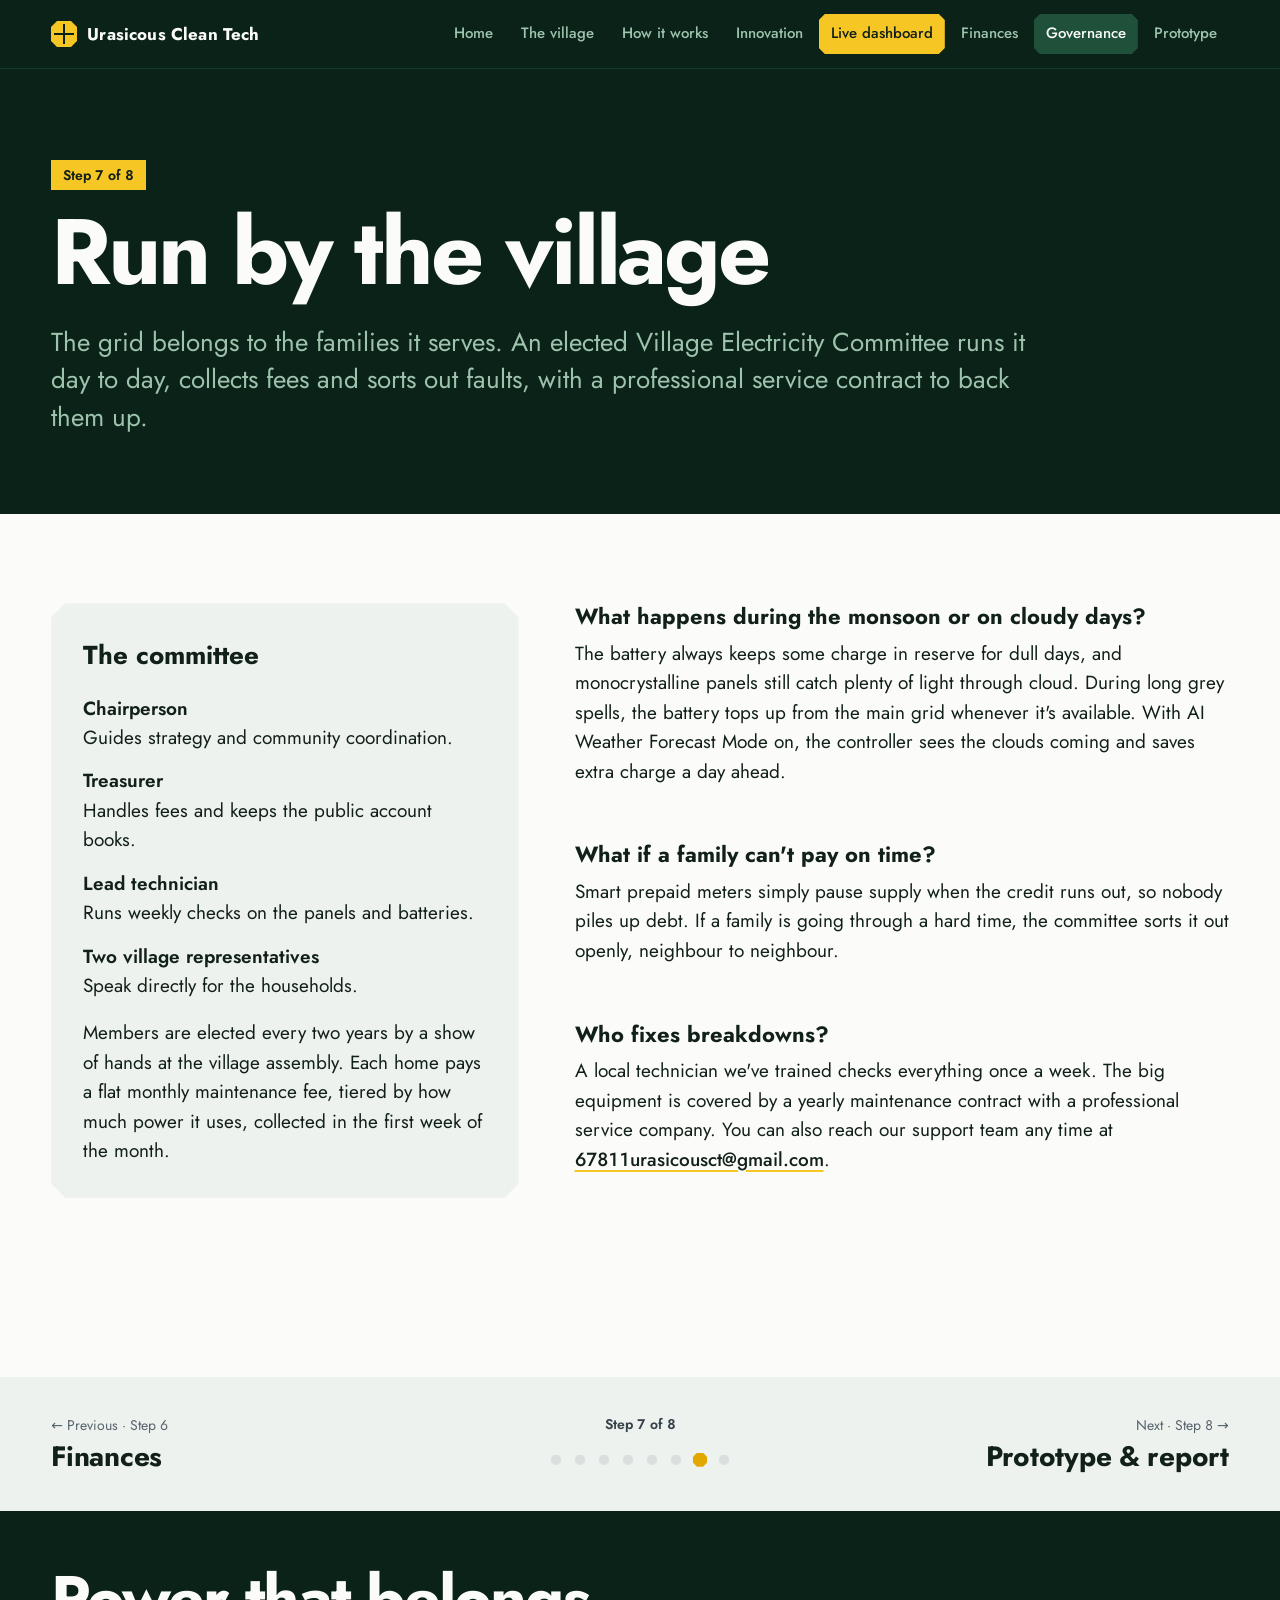
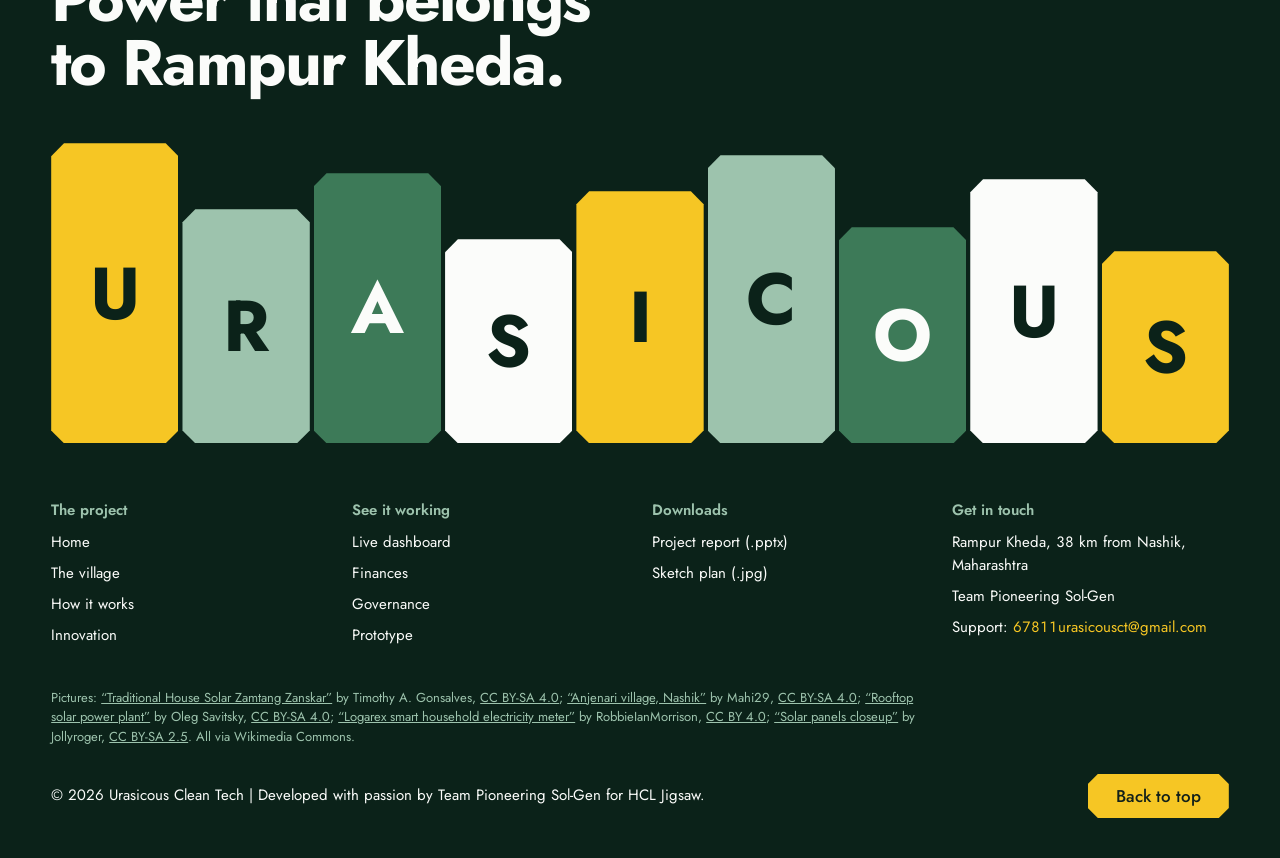
<file: governance.html>
<!doctype html>
<html lang="en">
<head>
<meta charset="utf-8">
<meta name="viewport" content="width=device-width, initial-scale=1, viewport-fit=cover">
<title>Run by the village · Urasicous Clean Tech</title>
<meta name="description" content="A 40 kWp community solar microgrid, raised over growing crops, with 90 kWh of LiFePO4 storage for 50 households in Rampur Kheda, built by Team Pioneering Sol-Gen.">
<link rel="preconnect" href="https://fonts.googleapis.com">
<link rel="preconnect" href="https://fonts.gstatic.com" crossorigin>
<link href="https://fonts.googleapis.com/css2?family=Jost:wght@400;500;600;700&display=swap" rel="stylesheet">
<link rel="stylesheet" href="css/styles.css">
</head>
<body>

<header class="site-nav" id="top">
  <div class="wrap nav-in">
    <a class="mark" href="index.html" aria-label="Urasicous Clean Tech, home"><svg viewBox="0 0 26 26" aria-hidden="true"><path fill="#f6c624" d="M6 0h14l6 6v14l-6 6H6l-6-6V6z"/><path fill="#0b2219" d="M12 3h2v20h-2zM3 12h20v2H3z"/></svg>Urasicous Clean Tech</a>
    <button type="button" class="nav-btn" aria-expanded="false" aria-controls="navMenu"><span class="bars" aria-hidden="true"></span>Menu</button>
    <nav class="nav-menu" id="navMenu" aria-label="Main">
      <ol class="nav-links">
        <li><a href="index.html"><span class="n">1</span>Home</a></li>
        <li><a href="village.html"><span class="n">2</span>The village</a></li>
        <li><a href="system.html"><span class="n">3</span>How it works</a></li>
        <li><a href="innovation.html"><span class="n">4</span>Innovation</a></li>
        <li><a href="dashboard.html" class="live"><span class="n">5</span>Live dashboard</a></li>
        <li><a href="finances.html"><span class="n">6</span>Finances</a></li>
        <li><a href="governance.html" aria-current="page"><span class="n">7</span>Governance</a></li>
        <li><a href="prototype.html"><span class="n">8</span>Prototype</a></li>
      </ol>
    </nav>
  </div>
</header>

<header class="page-head">
  <div class="wrap">
    <p class="step">Step 7 of 8</p>
    <h1>Run by the village</h1>
    <p class="lead">The grid belongs to the families it serves. An elected Village Electricity Committee runs it day to day, collects fees and sorts out faults, with a professional service contract to back them up.</p>
  </div>
</header>

<main>
<section class="section tight wrap" aria-label="Committee and questions">
  <div class="gov" style="margin-top:0">
    <div class="committee cell-shape rise">
      <h3>The committee</h3>
      <ul>
        <li><b>Chairperson</b>Guides strategy and community coordination.</li>
        <li><b>Treasurer</b>Handles fees and keeps the public account books.</li>
        <li><b>Lead technician</b>Runs weekly checks on the panels and batteries.</li>
        <li><b>Two village representatives</b>Speak directly for the households.</li>
      </ul>
      <p>Members are elected every two years by a show of hands at the village assembly. Each home pays a flat monthly maintenance fee, tiered by how much power it uses, collected in the first week of the month.</p>
    </div>
    <div class="qa">
      <div class="rise"><h3>What happens during the monsoon or on cloudy days?</h3><p>The battery always keeps some charge in reserve for dull days, and monocrystalline panels still catch plenty of light through cloud. During long grey spells, the battery tops up from the main grid whenever it's available. With AI Weather Forecast Mode on, the controller sees the clouds coming and saves extra charge a day ahead.</p></div>
      <div class="rise" style="--d:80ms"><h3>What if a family can't pay on time?</h3><p>Smart prepaid meters simply pause supply when the credit runs out, so nobody piles up debt. If a family is going through a hard time, the committee sorts it out openly, neighbour to neighbour.</p></div>
      <div class="rise" style="--d:160ms"><h3>Who fixes breakdowns?</h3><p>A local technician we've trained checks everything once a week. The big equipment is covered by a yearly maintenance contract with a professional service company. You can also reach our support team any time at <a class="textlink" href="mailto:67811urasicousct@gmail.com">67811urasicousct@gmail.com</a>.</p></div>
    </div>
  </div>
</section>
</main>

<nav class="tour" aria-label="Judge's tour">
  <div class="wrap tour-in">
    <a class="tour-prev" href="finances.html"><small>← Previous · Step 6</small><b>Finances</b></a>
    <div class="tour-mid"><span>Step 7 of 8</span><ol class="dots"><li><a href="index.html" aria-label="Step 1: Home"></a></li><li><a href="village.html" aria-label="Step 2: The village & the need"></a></li><li><a href="system.html" aria-label="Step 3: How it works"></a></li><li><a href="innovation.html" aria-label="Step 4: Innovation"></a></li><li><a href="dashboard.html" aria-label="Step 5: Live dashboard"></a></li><li><a href="finances.html" aria-label="Step 6: Finances"></a></li><li><a href="governance.html" aria-label="Step 7: Run by the village" aria-current="page"></a></li><li><a href="prototype.html" aria-label="Step 8: Prototype & report"></a></li></ol></div>
    <a class="tour-next" href="prototype.html"><small>Next · Step 8 →</small><b>Prototype & report</b></a>
  </div>
</nav>

<footer class="foot">
  <div class="wrap">
    <h2 class="foot-line">Power that belongs to Rampur Kheda.</h2>
    <div class="blocks" aria-hidden="true">
      <span style="--b:var(--solar);height:100%">U</span>
      <span style="--b:var(--forest-300);height:78%">R</span>
      <span style="--b:var(--forest-500);--bt:var(--white);height:90%">A</span>
      <span style="--b:var(--white);height:68%">S</span>
      <span style="--b:var(--solar);height:84%">I</span>
      <span style="--b:var(--forest-300);height:96%">C</span>
      <span style="--b:var(--forest-500);--bt:var(--white);height:72%">O</span>
      <span style="--b:var(--white);height:88%">U</span>
      <span style="--b:var(--solar);height:64%">S</span>
    </div>

    <div class="foot-cols">
      <div><h4>The project</h4><a href="index.html">Home</a><a href="village.html">The village</a><a href="system.html">How it works</a><a href="innovation.html">Innovation</a></div>
      <div><h4>See it working</h4><a href="dashboard.html">Live dashboard</a><a href="finances.html">Finances</a><a href="governance.html">Governance</a><a href="prototype.html">Prototype</a></div>
      <div><h4>Downloads</h4><a href="assets/team/Village-Microgrid-Project-Report.pptx" download>Project report (.pptx)</a><a href="assets/team/sketch-plan.jpg" download>Sketch plan (.jpg)</a></div>
      <div><h4>Get in touch</h4><span>Rampur Kheda, 38 km from Nashik, Maharashtra</span><span>Team Pioneering Sol-Gen</span><span>Support: <a class="mail" href="mailto:67811urasicousct@gmail.com">67811urasicousct@gmail.com</a></span></div>
    </div>

    <p class="credits">Pictures: <a href="https://commons.wikimedia.org/w/index.php?curid=152914959">“Traditional House Solar Zamtang Zanskar”</a> by Timothy A. Gonsalves, <a href="https://creativecommons.org/licenses/by-sa/4.0/">CC BY-SA 4.0</a>; <a href="https://commons.wikimedia.org/w/index.php?curid=42551914">“Anjenari village, Nashik”</a> by Mahi29, <a href="https://creativecommons.org/licenses/by-sa/4.0/">CC BY-SA 4.0</a>; <a href="https://commons.wikimedia.org/w/index.php?curid=44112543">“Rooftop solar power plant”</a> by Oleg Savitsky, <a href="https://creativecommons.org/licenses/by-sa/4.0/">CC BY-SA 4.0</a>; <a href="https://commons.wikimedia.org/wiki/File:Logarex_smart_household_electricity_meter_build_year_2023.jpg">“Logarex smart household electricity meter”</a> by RobbieIanMorrison, <a href="https://creativecommons.org/licenses/by/4.0">CC BY 4.0</a>; <a href="https://commons.wikimedia.org/wiki/File:Solar_panels_closeup.jpg">“Solar panels closeup”</a> by Jollyroger, <a href="https://creativecommons.org/licenses/by-sa/2.5">CC BY-SA 2.5</a>. All via Wikimedia Commons.</p>

    <div class="copy">
      <span>© 2026 Urasicous Clean Tech | Developed with passion by Team Pioneering Sol-Gen for HCL Jigsaw.</span>
      <a class="btn" href="#top" style="min-height:44px">Back to top</a>
    </div>
  </div>
</footer>

<script src="js/common.js"></script>
</body>
</html>
</file>
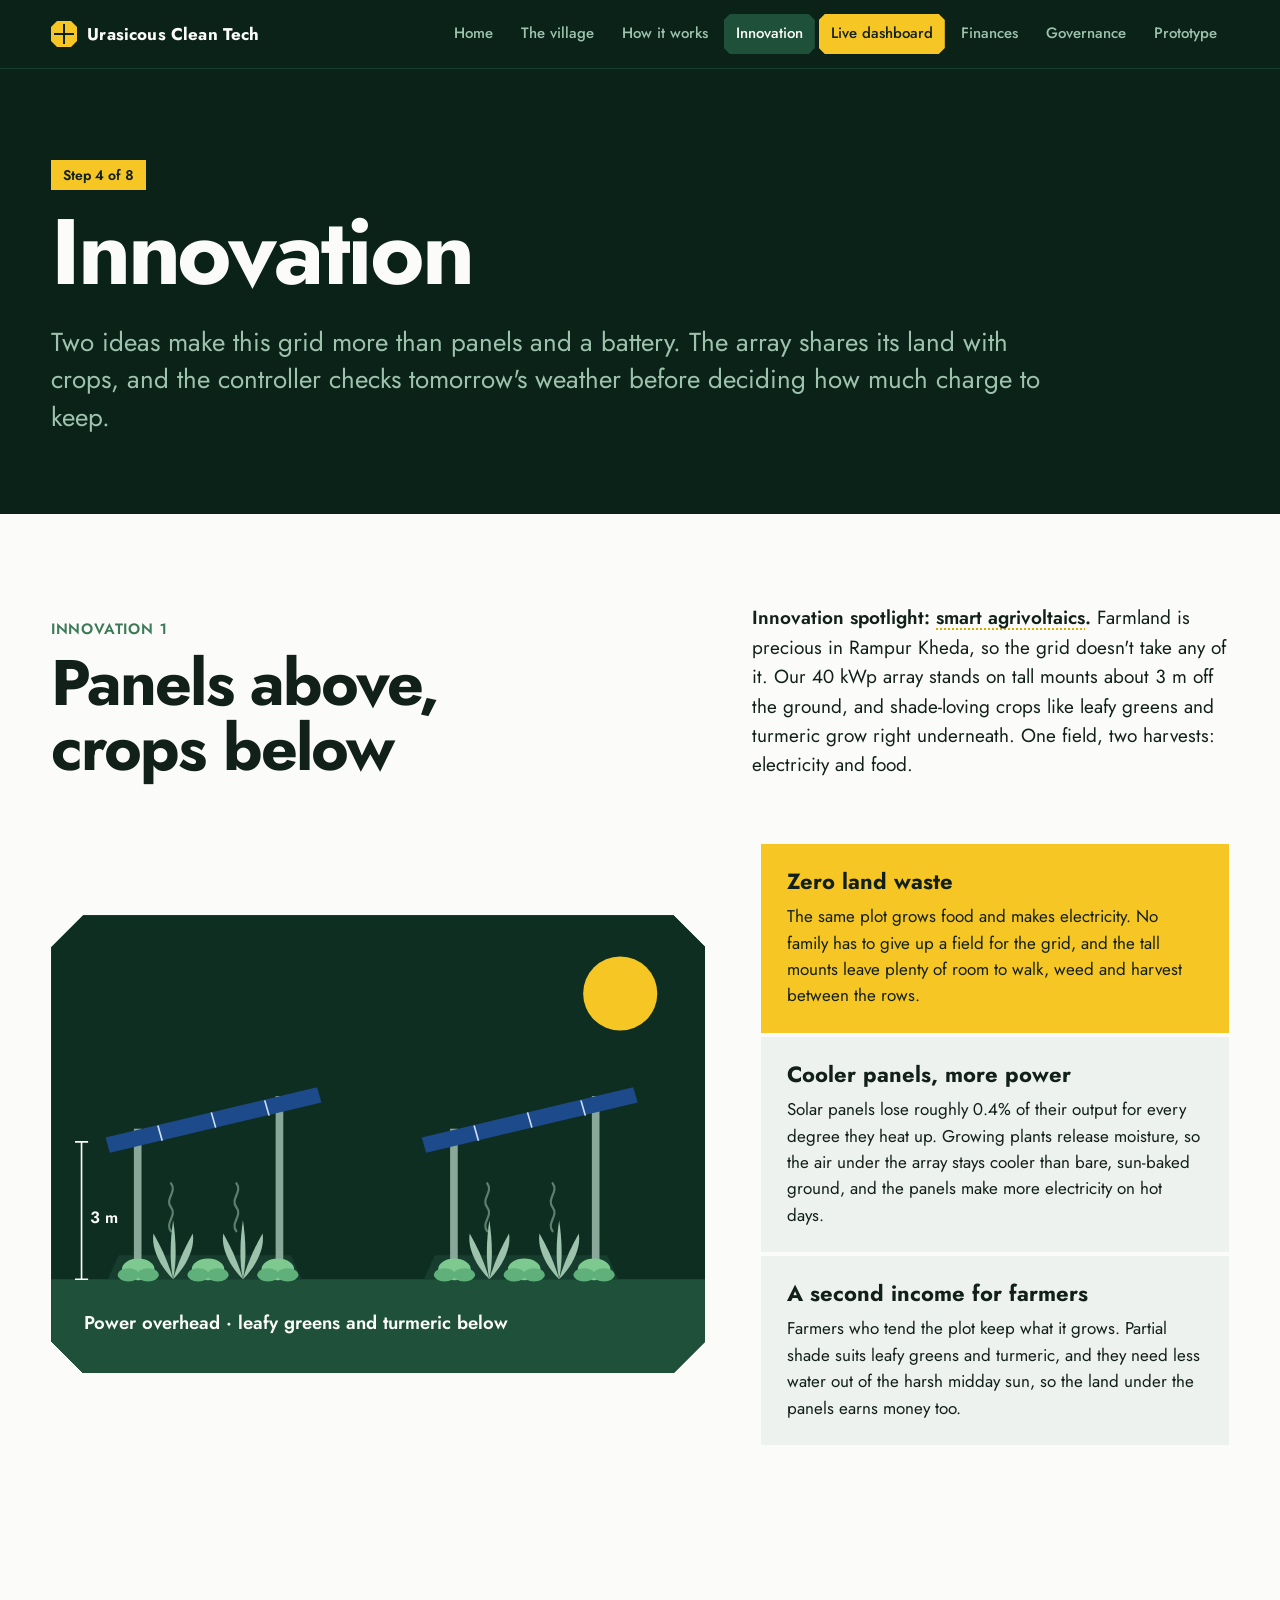
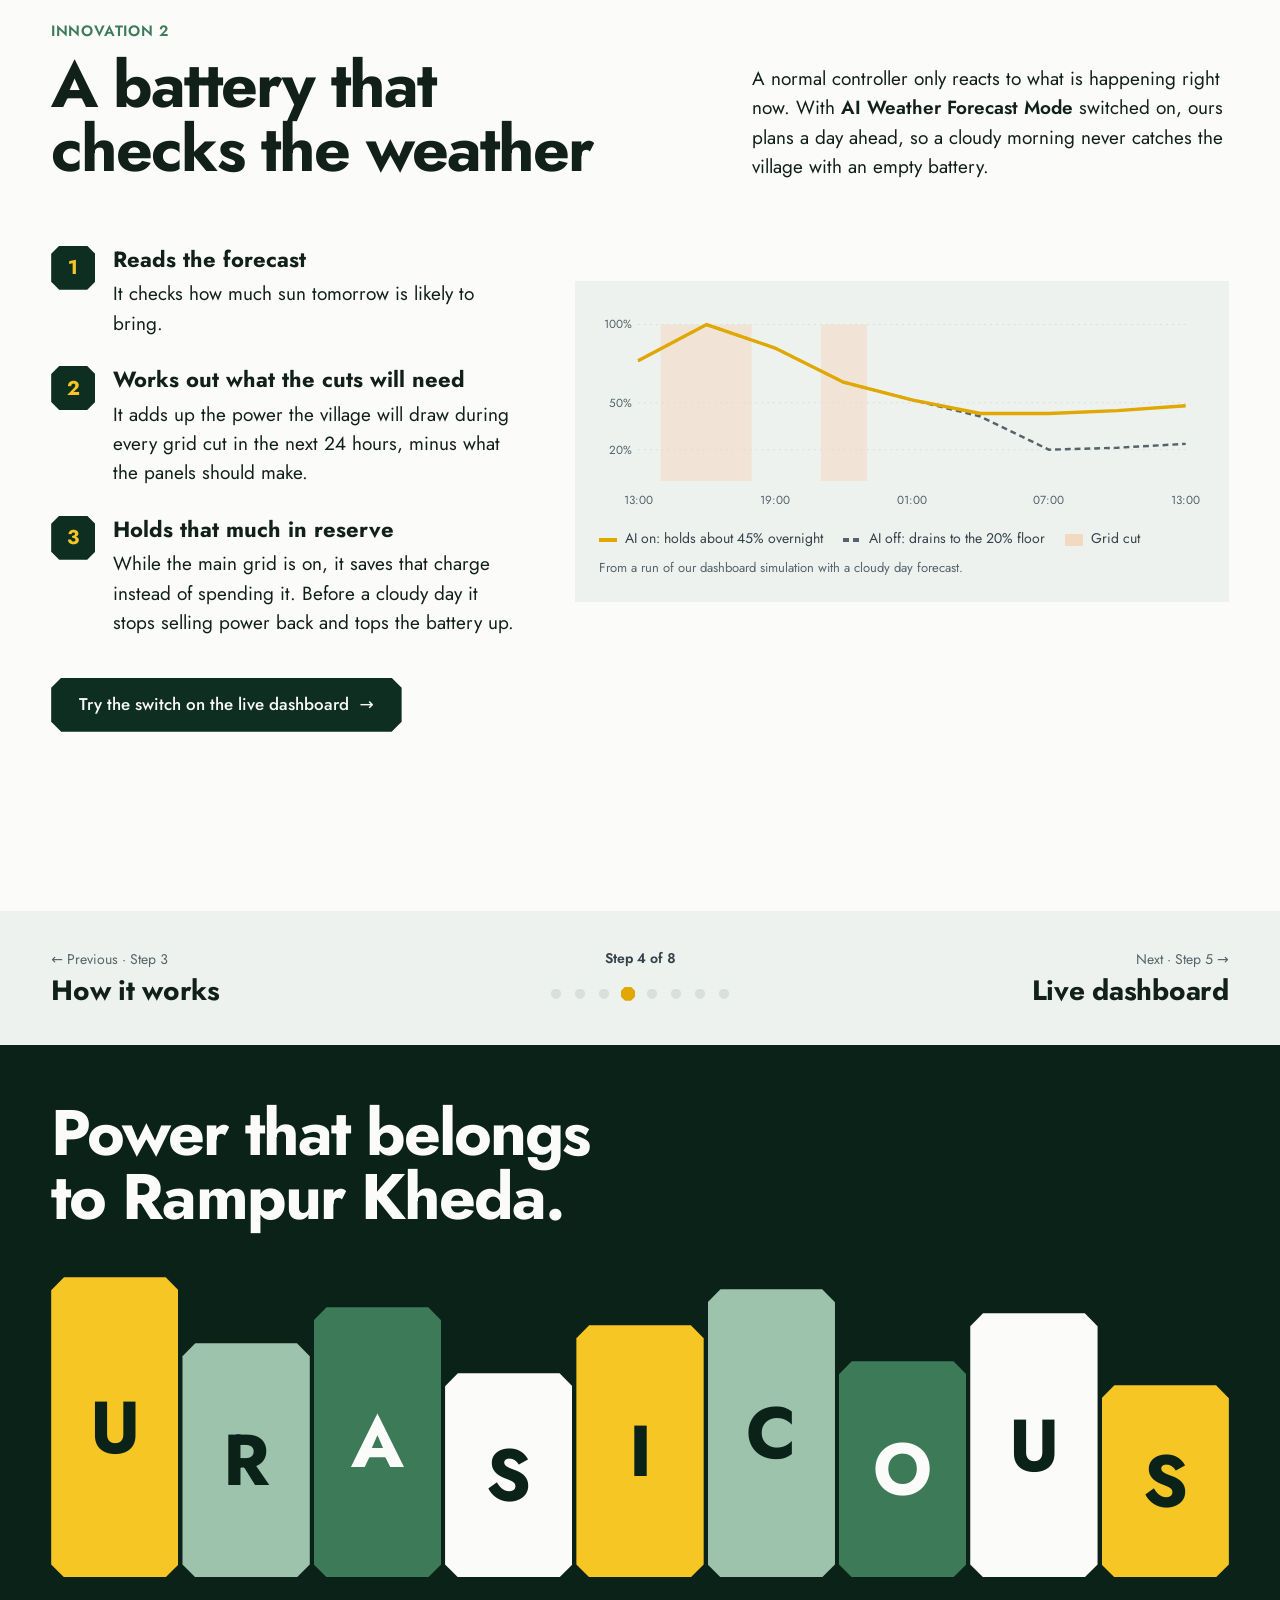
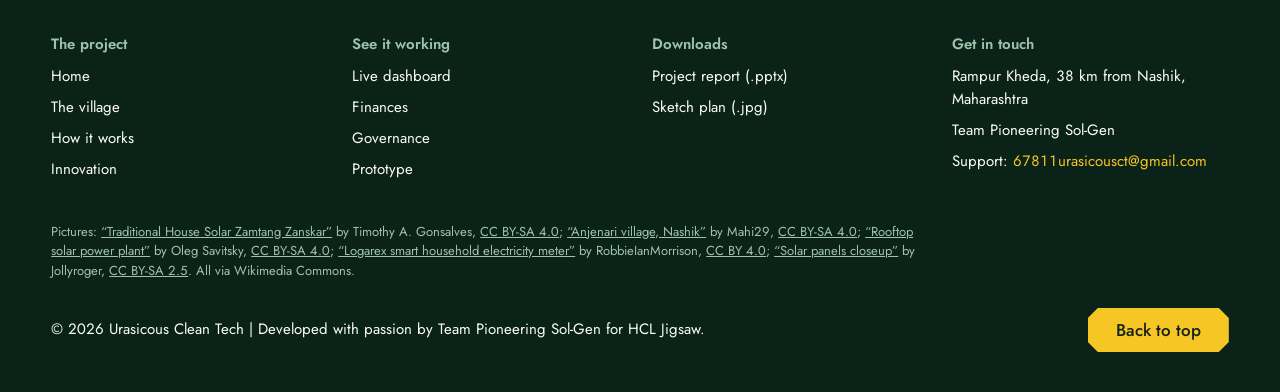
<file: innovation.html>
<!doctype html>
<html lang="en">
<head>
<meta charset="utf-8">
<meta name="viewport" content="width=device-width, initial-scale=1, viewport-fit=cover">
<title>Innovation · Urasicous Clean Tech</title>
<meta name="description" content="A 40 kWp community solar microgrid, raised over growing crops, with 90 kWh of LiFePO4 storage for 50 households in Rampur Kheda, built by Team Pioneering Sol-Gen.">
<link rel="preconnect" href="https://fonts.googleapis.com">
<link rel="preconnect" href="https://fonts.gstatic.com" crossorigin>
<link href="https://fonts.googleapis.com/css2?family=Jost:wght@400;500;600;700&display=swap" rel="stylesheet">
<link rel="stylesheet" href="css/styles.css">
</head>
<body>

<header class="site-nav" id="top">
  <div class="wrap nav-in">
    <a class="mark" href="index.html" aria-label="Urasicous Clean Tech, home"><svg viewBox="0 0 26 26" aria-hidden="true"><path fill="#f6c624" d="M6 0h14l6 6v14l-6 6H6l-6-6V6z"/><path fill="#0b2219" d="M12 3h2v20h-2zM3 12h20v2H3z"/></svg>Urasicous Clean Tech</a>
    <button type="button" class="nav-btn" aria-expanded="false" aria-controls="navMenu"><span class="bars" aria-hidden="true"></span>Menu</button>
    <nav class="nav-menu" id="navMenu" aria-label="Main">
      <ol class="nav-links">
        <li><a href="index.html"><span class="n">1</span>Home</a></li>
        <li><a href="village.html"><span class="n">2</span>The village</a></li>
        <li><a href="system.html"><span class="n">3</span>How it works</a></li>
        <li><a href="innovation.html" aria-current="page"><span class="n">4</span>Innovation</a></li>
        <li><a href="dashboard.html" class="live"><span class="n">5</span>Live dashboard</a></li>
        <li><a href="finances.html"><span class="n">6</span>Finances</a></li>
        <li><a href="governance.html"><span class="n">7</span>Governance</a></li>
        <li><a href="prototype.html"><span class="n">8</span>Prototype</a></li>
      </ol>
    </nav>
  </div>
</header>

<header class="page-head">
  <div class="wrap">
    <p class="step">Step 4 of 8</p>
    <h1>Innovation</h1>
    <p class="lead">Two ideas make this grid more than panels and a battery. The array shares its land with crops, and the controller checks tomorrow's weather before deciding how much charge to keep.</p>
  </div>
</header>

<main>
<!-- ================= AGRIVOLTAICS ================= -->
<section class="section tight wrap" id="agrivoltaics">
  <div class="section-head">
    <h2 class="rise"><span class="kicker">Innovation 1</span>Panels above, crops below</h2>
    <p class="rise" style="--d:80ms"><strong>Innovation spotlight: <button type="button" class="term" data-term="agri">smart agrivoltaics</button>.</strong> Farmland is precious in Rampur Kheda, so the grid doesn't take any of it. Our 40 kWp array stands on tall mounts about 3 m off the ground, and shade-loving crops like leafy greens and turmeric grow right underneath. One field, two harvests: electricity and food.</p>
  </div>

  <div class="agri">
    <figure class="agri-pic cell-shape rise">
      <svg viewBox="0 0 600 420" role="img" aria-label="Drawing of solar panels raised on tall posts, with rows of leafy greens and turmeric growing in their shade">
        <defs>
          <g id="ag-greens"><ellipse cx="0" cy="-9" rx="15" ry="10" fill="#7ec98f"/><ellipse cx="-9" cy="-4" rx="10" ry="6" fill="#5fb07a"/><ellipse cx="9" cy="-4" rx="10" ry="6" fill="#5fb07a"/></g>
          <g id="ag-turmeric" fill="#9dc3ad"><path d="M0 0C-4-20-2-40 0-54C2-40 4-20 0 0Z"/><path d="M0 0C-14-14-20-30-18-42C-10-28-4-14 0 0Z"/><path d="M0 0C14-14 20-30 18-42C10-28 4-14 0 0Z"/></g>
          <g id="ag-row">
            <polygon points="22,334 200,334 190,312 32,312" fill="#163d2d"/>
            <rect x="46" y="196" width="7" height="138" fill="#8aa89a"/><rect x="176" y="166" width="7" height="168" fill="#8aa89a"/>
            <polygon points="20,204 214,158 218,172 24,218" fill="#1d4a8a"/>
            <g stroke="#cfe0f5" stroke-width="1.5"><line x1="68" y1="193" x2="72" y2="207"/><line x1="117" y1="181" x2="121" y2="195"/><line x1="166" y1="170" x2="170" y2="184"/></g>
            <g fill="none" stroke="#9dc3ad" stroke-width="2" stroke-linecap="round" opacity=".55"><path d="M80 290c-6-8 6-14 0-22s6-14 0-22"/><path d="M140 290c-6-8 6-14 0-22s6-14 0-22"/></g>
            <use href="#ag-greens" x="50" y="334"/><use href="#ag-turmeric" x="82" y="334"/><use href="#ag-greens" x="114" y="334"/><use href="#ag-turmeric" x="146" y="334"/><use href="#ag-greens" x="178" y="334"/>
          </g>
        </defs>
        <rect width="600" height="420" fill="#0f2e22"/>
        <circle cx="522" cy="72" r="34" fill="#f6c624"/>
        <rect y="334" width="600" height="86" fill="#1f5039"/>
        <use href="#ag-row" x="30"/>
        <use href="#ag-row" x="320"/>
        <g stroke="#fbfcfa" stroke-width="1.5"><line x1="28" y1="208" x2="28" y2="334"/><line x1="22" y1="208" x2="34" y2="208"/><line x1="22" y1="334" x2="34" y2="334"/></g>
        <text x="36" y="282" fill="#fbfcfa" font-family="Jost, sans-serif" font-size="15" font-weight="600">3 m</text>
        <text x="30" y="380" fill="#fbfcfa" font-family="Jost, sans-serif" font-size="17" font-weight="600">Power overhead · leafy greens and turmeric below</text>
      </svg>
    </figure>

    <ul class="agri-list">
      <li class="rise"><h3>Zero land waste</h3><p>The same plot grows food and makes electricity. No family has to give up a field for the grid, and the tall mounts leave plenty of room to walk, weed and harvest between the rows.</p></li>
      <li class="rise" style="--d:80ms"><h3>Cooler panels, more power</h3><p>Solar panels lose roughly 0.4% of their output for every degree they heat up. Growing plants release moisture, so the air under the array stays cooler than bare, sun-baked ground, and the panels make more electricity on hot days.</p></li>
      <li class="rise" style="--d:160ms"><h3>A second income for farmers</h3><p>Farmers who tend the plot keep what it grows. Partial shade suits leafy greens and turmeric, and they need less water out of the harsh midday sun, so the land under the panels earns money too.</p></li>
    </ul>
  </div>
</section>

<!-- ================= AI WEATHER FORECAST MODE ================= -->
<section class="section wrap" id="ai-forecast">
  <div class="section-head">
    <h2 class="rise"><span class="kicker">Innovation 2</span>A battery that checks the weather</h2>
    <p class="rise" style="--d:80ms">A normal controller only reacts to what is happening right now. With <strong>AI Weather Forecast Mode</strong> switched on, ours plans a day ahead, so a cloudy morning never catches the village with an empty battery.</p>
  </div>

  <div class="ai-explain">
    <ol class="ai-steps">
      <li class="rise"><b>1</b><div><h3>Reads the forecast</h3><p>It checks how much sun tomorrow is likely to bring.</p></div></li>
      <li class="rise" style="--d:70ms"><b>2</b><div><h3>Works out what the cuts will need</h3><p>It adds up the power the village will draw during every grid cut in the next 24 hours, minus what the panels should make.</p></div></li>
      <li class="rise" style="--d:140ms"><b>3</b><div><h3>Holds that much in reserve</h3><p>While the main grid is on, it saves that charge instead of spending it. Before a cloudy day it stops selling power back and tops the battery up.</p></div></li>
    </ol>
    <figure class="ai-fig rise" style="--d:90ms">
      <svg class="ai-chart" viewBox="0 0 620 214" role="img" aria-label="Battery charge over 24 hours. With AI off it drains to the 20% floor by 07:00. With AI on it holds about 43 to 48% overnight, ready for a cloudy day.">
        <rect x="63" y="20" width="93" height="160" fill="rgba(255,155,90,.16)"/><rect x="227" y="20" width="47" height="160" fill="rgba(255,155,90,.16)"/><line x1="40" x2="600" y1="148" y2="148" stroke="#d9dfdc" stroke-dasharray="2 4"/><text x="34" y="152" text-anchor="end">20%</text><line x1="40" x2="600" y1="100" y2="100" stroke="#d9dfdc" stroke-dasharray="2 4"/><text x="34" y="104" text-anchor="end">50%</text><line x1="40" x2="600" y1="20" y2="20" stroke="#d9dfdc" stroke-dasharray="2 4"/><text x="34" y="24" text-anchor="end">100%</text><text x="40" y="204" text-anchor="middle">13:00</text><text x="180" y="204" text-anchor="middle">19:00</text><text x="320" y="204" text-anchor="middle">01:00</text><text x="460" y="204" text-anchor="middle">07:00</text><text x="600" y="204" text-anchor="middle">13:00</text>
        <polyline points="40,57 110,20 180,44 250,79 320,97 390,114 460,148 530,146 600,142" fill="none" stroke="#56636a" stroke-width="2.5" stroke-dasharray="6 4"/>
        <polyline points="40,57 110,20 180,44 250,79 320,97 390,111 460,111 530,108 600,103" fill="none" stroke="#e0a800" stroke-width="3.5"/>
      </svg>
      <figcaption>
        <span class="key"><i class="on"></i>AI on: holds about 45% overnight</span>
        <span class="key"><i class="off"></i>AI off: drains to the 20% floor</span>
        <span class="key"><i class="cut"></i>Grid cut</span>
        <span class="src">From a run of our dashboard simulation with a cloudy day forecast.</span>
      </figcaption>
    </figure>
  </div>
  <div class="ai-cta rise"><a class="btn dark" href="dashboard.html">Try the switch on the live dashboard <span class="arrow" aria-hidden="true">→</span></a></div>
</section>
</main>

<nav class="tour" aria-label="Judge's tour">
  <div class="wrap tour-in">
    <a class="tour-prev" href="system.html"><small>← Previous · Step 3</small><b>How it works</b></a>
    <div class="tour-mid"><span>Step 4 of 8</span><ol class="dots"><li><a href="index.html" aria-label="Step 1: Home"></a></li><li><a href="village.html" aria-label="Step 2: The village & the need"></a></li><li><a href="system.html" aria-label="Step 3: How it works"></a></li><li><a href="innovation.html" aria-label="Step 4: Innovation" aria-current="page"></a></li><li><a href="dashboard.html" aria-label="Step 5: Live dashboard"></a></li><li><a href="finances.html" aria-label="Step 6: Finances"></a></li><li><a href="governance.html" aria-label="Step 7: Run by the village"></a></li><li><a href="prototype.html" aria-label="Step 8: Prototype & report"></a></li></ol></div>
    <a class="tour-next" href="dashboard.html"><small>Next · Step 5 →</small><b>Live dashboard</b></a>
  </div>
</nav>

<footer class="foot">
  <div class="wrap">
    <h2 class="foot-line">Power that belongs to Rampur Kheda.</h2>
    <div class="blocks" aria-hidden="true">
      <span style="--b:var(--solar);height:100%">U</span>
      <span style="--b:var(--forest-300);height:78%">R</span>
      <span style="--b:var(--forest-500);--bt:var(--white);height:90%">A</span>
      <span style="--b:var(--white);height:68%">S</span>
      <span style="--b:var(--solar);height:84%">I</span>
      <span style="--b:var(--forest-300);height:96%">C</span>
      <span style="--b:var(--forest-500);--bt:var(--white);height:72%">O</span>
      <span style="--b:var(--white);height:88%">U</span>
      <span style="--b:var(--solar);height:64%">S</span>
    </div>

    <div class="foot-cols">
      <div><h4>The project</h4><a href="index.html">Home</a><a href="village.html">The village</a><a href="system.html">How it works</a><a href="innovation.html">Innovation</a></div>
      <div><h4>See it working</h4><a href="dashboard.html">Live dashboard</a><a href="finances.html">Finances</a><a href="governance.html">Governance</a><a href="prototype.html">Prototype</a></div>
      <div><h4>Downloads</h4><a href="assets/team/Village-Microgrid-Project-Report.pptx" download>Project report (.pptx)</a><a href="assets/team/sketch-plan.jpg" download>Sketch plan (.jpg)</a></div>
      <div><h4>Get in touch</h4><span>Rampur Kheda, 38 km from Nashik, Maharashtra</span><span>Team Pioneering Sol-Gen</span><span>Support: <a class="mail" href="mailto:67811urasicousct@gmail.com">67811urasicousct@gmail.com</a></span></div>
    </div>

    <p class="credits">Pictures: <a href="https://commons.wikimedia.org/w/index.php?curid=152914959">“Traditional House Solar Zamtang Zanskar”</a> by Timothy A. Gonsalves, <a href="https://creativecommons.org/licenses/by-sa/4.0/">CC BY-SA 4.0</a>; <a href="https://commons.wikimedia.org/w/index.php?curid=42551914">“Anjenari village, Nashik”</a> by Mahi29, <a href="https://creativecommons.org/licenses/by-sa/4.0/">CC BY-SA 4.0</a>; <a href="https://commons.wikimedia.org/w/index.php?curid=44112543">“Rooftop solar power plant”</a> by Oleg Savitsky, <a href="https://creativecommons.org/licenses/by-sa/4.0/">CC BY-SA 4.0</a>; <a href="https://commons.wikimedia.org/wiki/File:Logarex_smart_household_electricity_meter_build_year_2023.jpg">“Logarex smart household electricity meter”</a> by RobbieIanMorrison, <a href="https://creativecommons.org/licenses/by/4.0">CC BY 4.0</a>; <a href="https://commons.wikimedia.org/wiki/File:Solar_panels_closeup.jpg">“Solar panels closeup”</a> by Jollyroger, <a href="https://creativecommons.org/licenses/by-sa/2.5">CC BY-SA 2.5</a>. All via Wikimedia Commons.</p>

    <div class="copy">
      <span>© 2026 Urasicous Clean Tech | Developed with passion by Team Pioneering Sol-Gen for HCL Jigsaw.</span>
      <a class="btn" href="#top" style="min-height:44px">Back to top</a>
    </div>
  </div>
</footer>

<script src="js/common.js"></script>
</body>
</html>
</file>
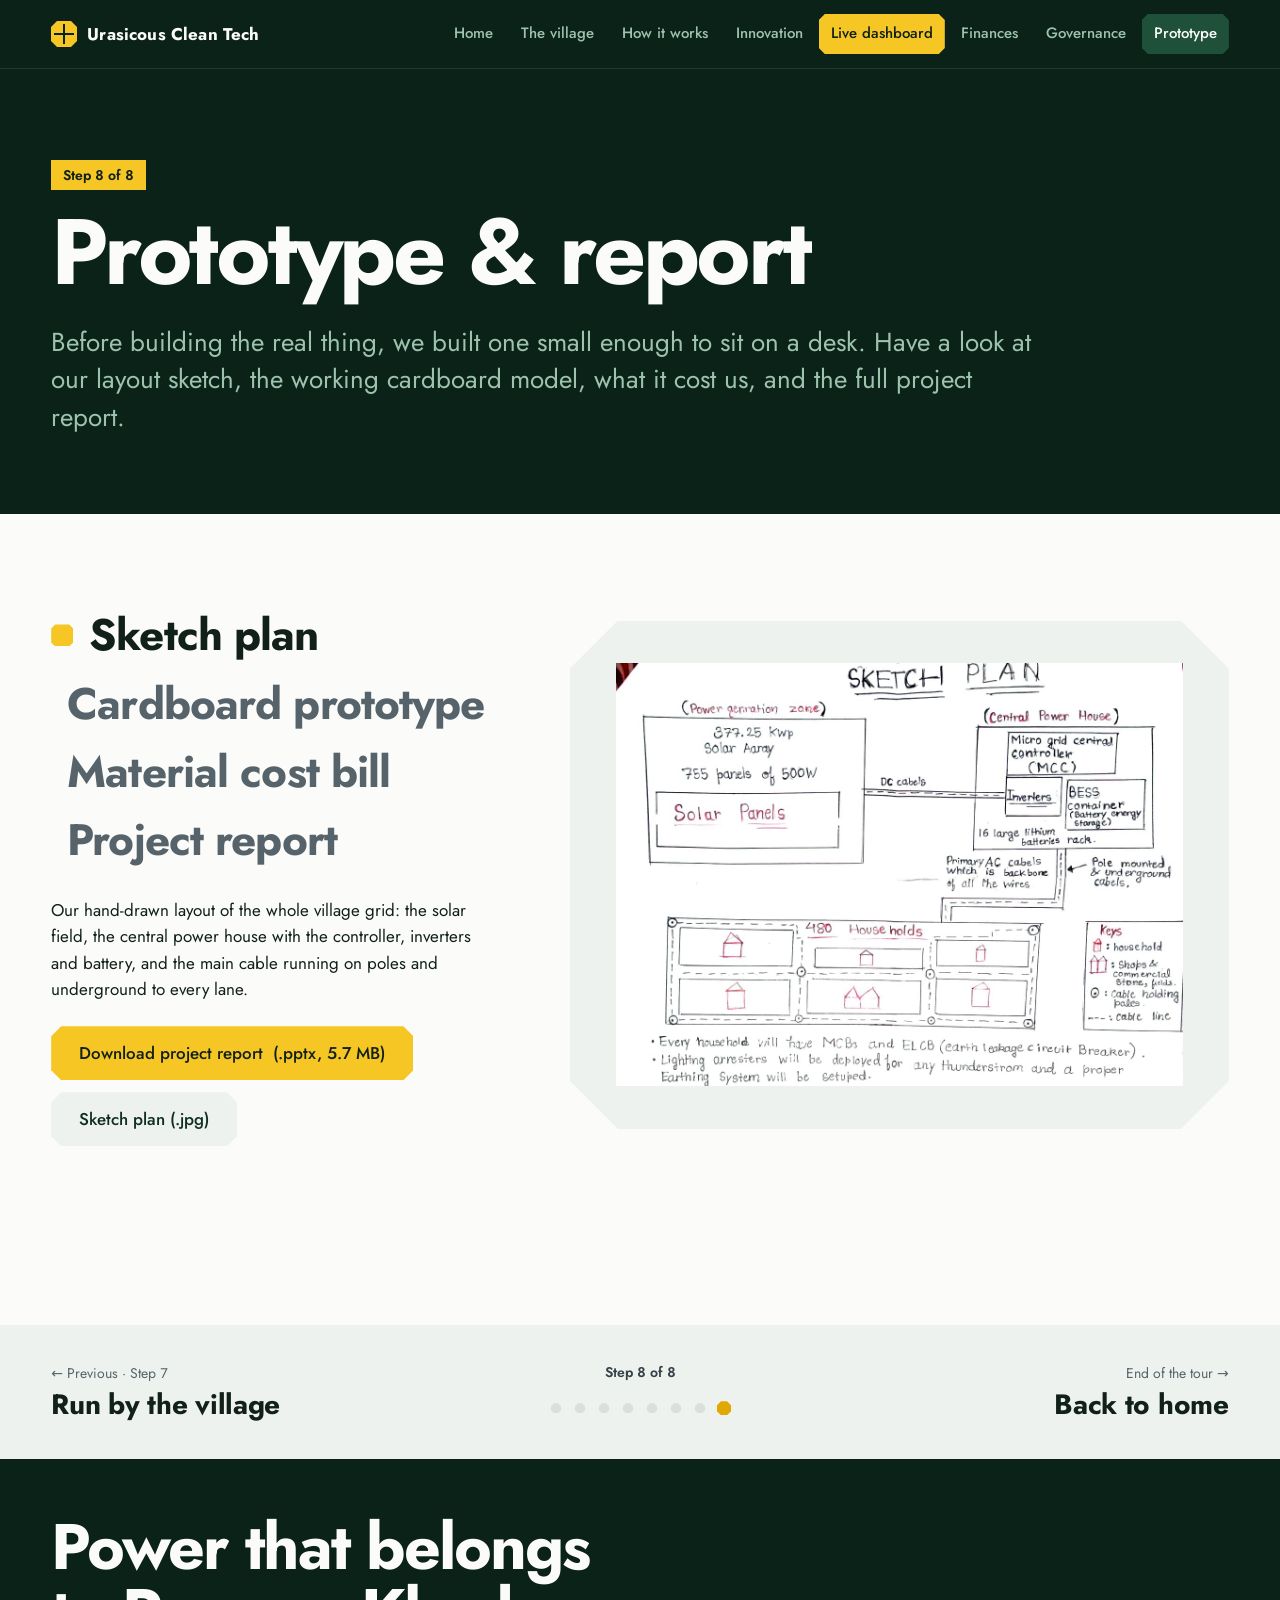
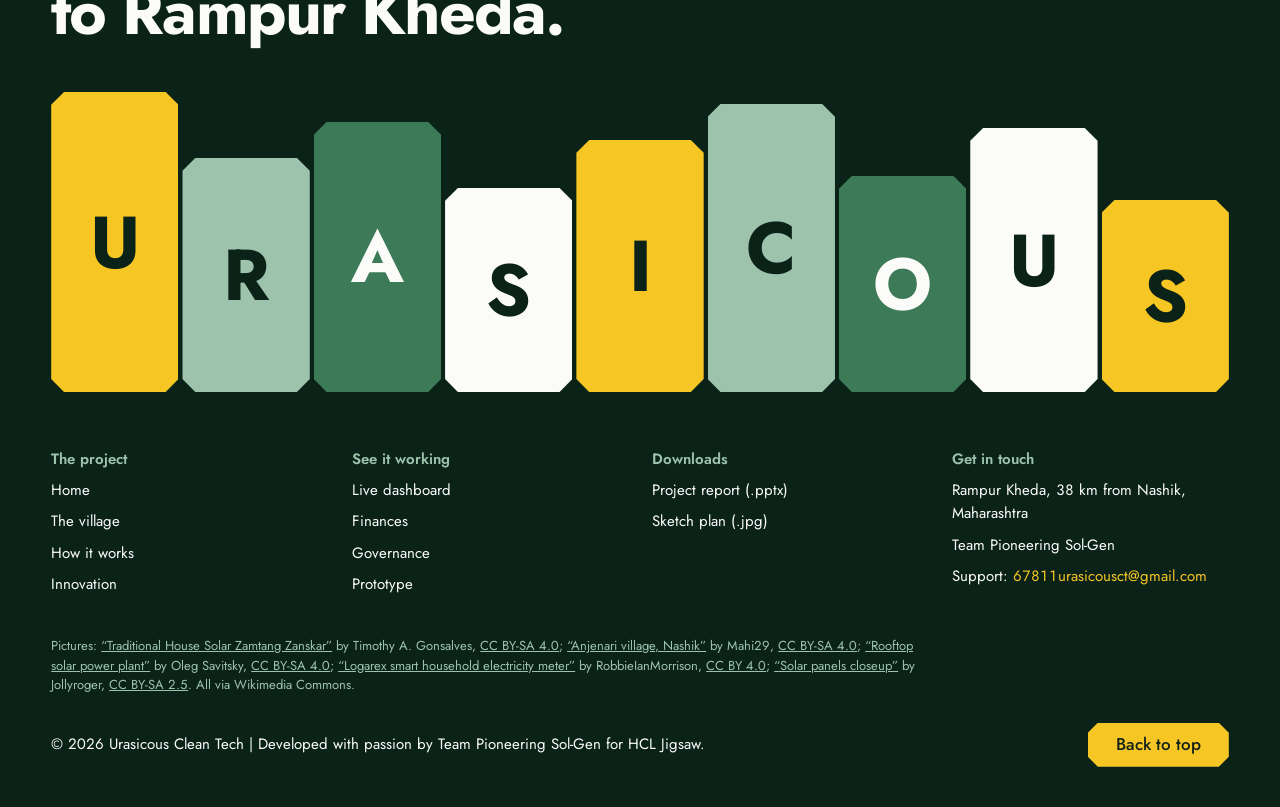
<file: prototype.html>
<!doctype html>
<html lang="en">
<head>
<meta charset="utf-8">
<meta name="viewport" content="width=device-width, initial-scale=1, viewport-fit=cover">
<title>Prototype & report · Urasicous Clean Tech</title>
<meta name="description" content="A 40 kWp community solar microgrid, raised over growing crops, with 90 kWh of LiFePO4 storage for 50 households in Rampur Kheda, built by Team Pioneering Sol-Gen.">
<link rel="preconnect" href="https://fonts.googleapis.com">
<link rel="preconnect" href="https://fonts.gstatic.com" crossorigin>
<link href="https://fonts.googleapis.com/css2?family=Jost:wght@400;500;600;700&display=swap" rel="stylesheet">
<link rel="stylesheet" href="css/styles.css">
</head>
<body>

<header class="site-nav" id="top">
  <div class="wrap nav-in">
    <a class="mark" href="index.html" aria-label="Urasicous Clean Tech, home"><svg viewBox="0 0 26 26" aria-hidden="true"><path fill="#f6c624" d="M6 0h14l6 6v14l-6 6H6l-6-6V6z"/><path fill="#0b2219" d="M12 3h2v20h-2zM3 12h20v2H3z"/></svg>Urasicous Clean Tech</a>
    <button type="button" class="nav-btn" aria-expanded="false" aria-controls="navMenu"><span class="bars" aria-hidden="true"></span>Menu</button>
    <nav class="nav-menu" id="navMenu" aria-label="Main">
      <ol class="nav-links">
        <li><a href="index.html"><span class="n">1</span>Home</a></li>
        <li><a href="village.html"><span class="n">2</span>The village</a></li>
        <li><a href="system.html"><span class="n">3</span>How it works</a></li>
        <li><a href="innovation.html"><span class="n">4</span>Innovation</a></li>
        <li><a href="dashboard.html" class="live"><span class="n">5</span>Live dashboard</a></li>
        <li><a href="finances.html"><span class="n">6</span>Finances</a></li>
        <li><a href="governance.html"><span class="n">7</span>Governance</a></li>
        <li><a href="prototype.html" aria-current="page"><span class="n">8</span>Prototype</a></li>
      </ol>
    </nav>
  </div>
</header>

<header class="page-head">
  <div class="wrap">
    <p class="step">Step 8 of 8</p>
    <h1>Prototype & report</h1>
    <p class="lead">Before building the real thing, we built one small enough to sit on a desk. Have a look at our layout sketch, the working cardboard model, what it cost us, and the full project report.</p>
  </div>
</header>

<main>
<section class="section tight wrap" aria-label="Prototype items">
  <div class="proto" style="margin-top:0">
    <div>
      <ul class="idx" role="tablist" aria-label="Prototype items">
        <li><button role="tab" id="t-sketch" aria-selected="true" aria-controls="p-sketch" data-tone="mist" data-fact="Our hand-drawn layout of the whole village grid: the solar field, the central power house with the controller, inverters and battery, and the main cable running on poles and underground to every lane.">Sketch plan</button></li>
        <li><button role="tab" id="t-model" aria-selected="false" aria-controls="p-model" data-tone="forest" data-fact="A cardboard village wired up to a small working solar panel and battery. The LEDs in each house run off the panel by day and switch to the battery the moment we flip the 'grid' switch off.">Cardboard prototype</button></li>
        <li><button role="tab" id="t-bill" aria-selected="false" aria-controls="p-bill" data-tone="solar" data-fact="Everything in the desk model, bought from local shops or reused from home. The whole working model cost us less than ₹500.">Material cost bill</button></li>
        <li><button role="tab" id="t-report" aria-selected="false" aria-controls="p-report" data-tone="forest" data-fact="Our complete worksheet for HCL Jigsaw: village research, load calculations, system sizing, costs, how the village will run it, and our pitch.">Project report</button></li>
      </ul>
      <p class="idx-fact" id="idxFact" aria-live="polite"></p>
      <div class="downloads">
        <a class="btn" href="assets/team/Village-Microgrid-Project-Report.pptx" download>Download project report <span aria-hidden="true">(.pptx, 5.7 MB)</span></a>
        <a class="btn light" style="background:var(--mist)" href="assets/team/sketch-plan.jpg" download>Sketch plan (.jpg)</a>
      </div>
    </div>

    <div class="stagebox" id="stagebox" data-tone="mist">
      <div class="disc cell-shape"></div>
      <div class="pane on" id="p-sketch" role="tabpanel" aria-labelledby="t-sketch">
        <img src="assets/team/sketch-plan.jpg" alt="Hand-drawn sketch plan of the microgrid: solar array zone, central power house with controller, inverters and battery container, and cable lines to households" width="1204" height="898" loading="lazy">
      </div>
      <div class="pane" id="p-model" role="tabpanel" aria-labelledby="t-model">
        <svg viewBox="0 0 560 430" role="img" aria-label="Drawing of the cardboard prototype: a board with a tilted solar panel, a battery box and five small houses with lit windows">
          <rect x="30" y="300" width="500" height="70" fill="#c9a26b"/>
          <rect x="30" y="292" width="500" height="10" fill="#b38b55"/>
          <g transform="translate(60 150)"><rect x="0" y="100" width="12" height="44" fill="#8a6a3f"/><rect x="96" y="80" width="12" height="64" fill="#8a6a3f"/><polygon points="-10,104 120,76 120,30 -10,58" fill="#1d4a8a"/><g stroke="#cfe0f5" stroke-width="2"><line x1="33" y1="49" x2="33" y2="95"/><line x1="77" y1="39" x2="77" y2="86"/><line x1="-10" y1="81" x2="120" y2="53"/></g></g>
          <rect x="215" y="236" width="70" height="56" fill="#3d7a58"/><rect x="232" y="226" width="14" height="10" fill="#3d7a58"/><text x="250" y="270" text-anchor="middle" fill="#fbfcfa" font-family="Jost, sans-serif" font-size="15" font-weight="600">BATT</text>
          <g fill="#d8b47c">
            <rect x="310" y="232" width="44" height="60"/><polygon points="305,234 332,206 359,234"/>
            <rect x="372" y="244" width="40" height="48"/><polygon points="367,246 392,222 417,246"/>
            <rect x="430" y="228" width="48" height="64"/><polygon points="425,230 454,200 483,230"/>
          </g>
          <g fill="#f6c624"><rect x="322" y="250" width="12" height="12"/><rect x="384" y="258" width="12" height="12"/><rect x="444" y="246" width="12" height="12"/><rect x="460" y="246" width="12" height="12"/></g>
          <path d="M168 250 C190 250 200 262 215 262 M285 262 C300 262 300 262 310 262 M354 270 L372 270 M412 270 L430 270" stroke="#0f2e22" stroke-width="3" fill="none"/>
          <text x="30" y="400" fill="#0f2e22" font-family="Jost, sans-serif" font-size="16">Desk-scale model: panel, battery, five homes on one feeder</text>
        </svg>
      </div>
      <div class="pane" id="p-bill" role="tabpanel" aria-labelledby="t-bill">
        <div class="receipt">
          <h4>Prototype material bill</h4>
          <p>Team Pioneering Sol-Gen · desk model</p>
          <table>
            <tbody>
              <tr><td>Cardboard sheets (3, reused)</td><td>₹0</td></tr>
              <tr><td>Mini solar panel, 6 V 1 W (1)</td><td>₹100</td></tr>
              <tr><td>3.7 V Li-ion cell with holder</td><td>₹150</td></tr>
              <tr><td>5 mm LEDs (20) and resistors</td><td>₹60</td></tr>
              <tr><td>Mini DC motor fan</td><td>₹80</td></tr>
              <tr><td>Toggle switches (2)</td><td>₹30</td></tr>
              <tr><td>Hook-up wire and tape</td><td>₹40</td></tr>
              <tr><td>Glue (from home)</td><td>₹0</td></tr>
              <tr><td>Markers</td><td>₹30</td></tr>
              <tr class="t"><td>Total</td><td>₹490</td></tr>
            </tbody>
          </table>
        </div>
      </div>
      <div class="pane" id="p-report" role="tabpanel" aria-labelledby="t-report">
        <div class="report-card">
          <h4>Village Microgrid: Team Worksheet</h4>
          <p style="color:var(--slate-500);font-size:15px">HCL Jigsaw · Edition 7 · Climate Action &amp; Sustainable Energy · 10 slides</p>
          <ol>
            <li>Village profile: Rampur Kheda</li>
            <li>Household energy needs</li>
            <li>Solar array sizing</li>
            <li>Battery storage design</li>
            <li>Distribution layout sketch</li>
            <li>Cost breakdown and subsidy</li>
            <li>Village Electricity Committee</li>
            <li>Executive summary and pitch</li>
          </ol>
          <a class="btn" href="assets/team/Village-Microgrid-Project-Report.pptx" download>Download .pptx</a>
        </div>
      </div>
    </div>
  </div>
</section>
</main>

<nav class="tour" aria-label="Judge's tour">
  <div class="wrap tour-in">
    <a class="tour-prev" href="governance.html"><small>← Previous · Step 7</small><b>Run by the village</b></a>
    <div class="tour-mid"><span>Step 8 of 8</span><ol class="dots"><li><a href="index.html" aria-label="Step 1: Home"></a></li><li><a href="village.html" aria-label="Step 2: The village & the need"></a></li><li><a href="system.html" aria-label="Step 3: How it works"></a></li><li><a href="innovation.html" aria-label="Step 4: Innovation"></a></li><li><a href="dashboard.html" aria-label="Step 5: Live dashboard"></a></li><li><a href="finances.html" aria-label="Step 6: Finances"></a></li><li><a href="governance.html" aria-label="Step 7: Run by the village"></a></li><li><a href="prototype.html" aria-label="Step 8: Prototype & report" aria-current="page"></a></li></ol></div>
    <a class="tour-next" href="index.html"><small>End of the tour →</small><b>Back to home</b></a>
  </div>
</nav>

<footer class="foot">
  <div class="wrap">
    <h2 class="foot-line">Power that belongs to Rampur Kheda.</h2>
    <div class="blocks" aria-hidden="true">
      <span style="--b:var(--solar);height:100%">U</span>
      <span style="--b:var(--forest-300);height:78%">R</span>
      <span style="--b:var(--forest-500);--bt:var(--white);height:90%">A</span>
      <span style="--b:var(--white);height:68%">S</span>
      <span style="--b:var(--solar);height:84%">I</span>
      <span style="--b:var(--forest-300);height:96%">C</span>
      <span style="--b:var(--forest-500);--bt:var(--white);height:72%">O</span>
      <span style="--b:var(--white);height:88%">U</span>
      <span style="--b:var(--solar);height:64%">S</span>
    </div>

    <div class="foot-cols">
      <div><h4>The project</h4><a href="index.html">Home</a><a href="village.html">The village</a><a href="system.html">How it works</a><a href="innovation.html">Innovation</a></div>
      <div><h4>See it working</h4><a href="dashboard.html">Live dashboard</a><a href="finances.html">Finances</a><a href="governance.html">Governance</a><a href="prototype.html">Prototype</a></div>
      <div><h4>Downloads</h4><a href="assets/team/Village-Microgrid-Project-Report.pptx" download>Project report (.pptx)</a><a href="assets/team/sketch-plan.jpg" download>Sketch plan (.jpg)</a></div>
      <div><h4>Get in touch</h4><span>Rampur Kheda, 38 km from Nashik, Maharashtra</span><span>Team Pioneering Sol-Gen</span><span>Support: <a class="mail" href="mailto:67811urasicousct@gmail.com">67811urasicousct@gmail.com</a></span></div>
    </div>

    <p class="credits">Pictures: <a href="https://commons.wikimedia.org/w/index.php?curid=152914959">“Traditional House Solar Zamtang Zanskar”</a> by Timothy A. Gonsalves, <a href="https://creativecommons.org/licenses/by-sa/4.0/">CC BY-SA 4.0</a>; <a href="https://commons.wikimedia.org/w/index.php?curid=42551914">“Anjenari village, Nashik”</a> by Mahi29, <a href="https://creativecommons.org/licenses/by-sa/4.0/">CC BY-SA 4.0</a>; <a href="https://commons.wikimedia.org/w/index.php?curid=44112543">“Rooftop solar power plant”</a> by Oleg Savitsky, <a href="https://creativecommons.org/licenses/by-sa/4.0/">CC BY-SA 4.0</a>; <a href="https://commons.wikimedia.org/wiki/File:Logarex_smart_household_electricity_meter_build_year_2023.jpg">“Logarex smart household electricity meter”</a> by RobbieIanMorrison, <a href="https://creativecommons.org/licenses/by/4.0">CC BY 4.0</a>; <a href="https://commons.wikimedia.org/wiki/File:Solar_panels_closeup.jpg">“Solar panels closeup”</a> by Jollyroger, <a href="https://creativecommons.org/licenses/by-sa/2.5">CC BY-SA 2.5</a>. All via Wikimedia Commons.</p>

    <div class="copy">
      <span>© 2026 Urasicous Clean Tech | Developed with passion by Team Pioneering Sol-Gen for HCL Jigsaw.</span>
      <a class="btn" href="#top" style="min-height:44px">Back to top</a>
    </div>
  </div>
</footer>

<script src="js/common.js"></script>
</body>
</html>
</file>
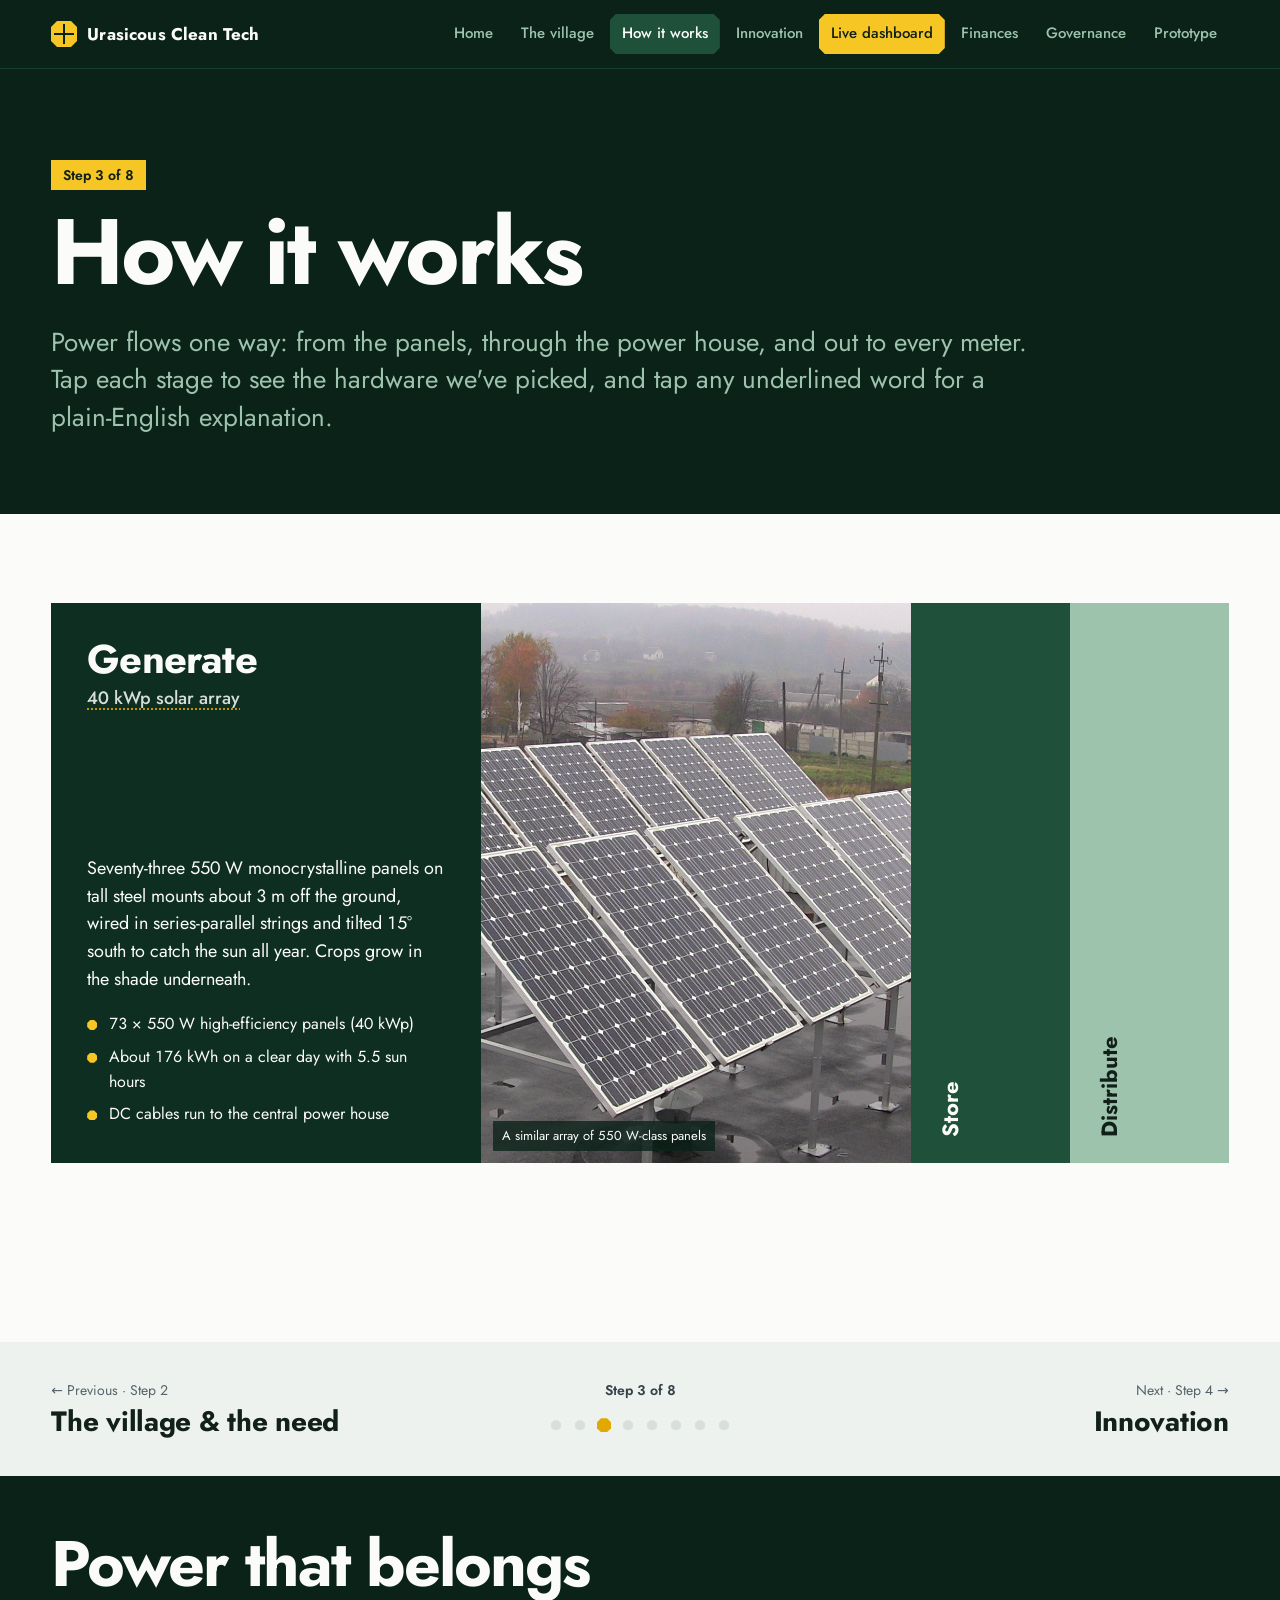
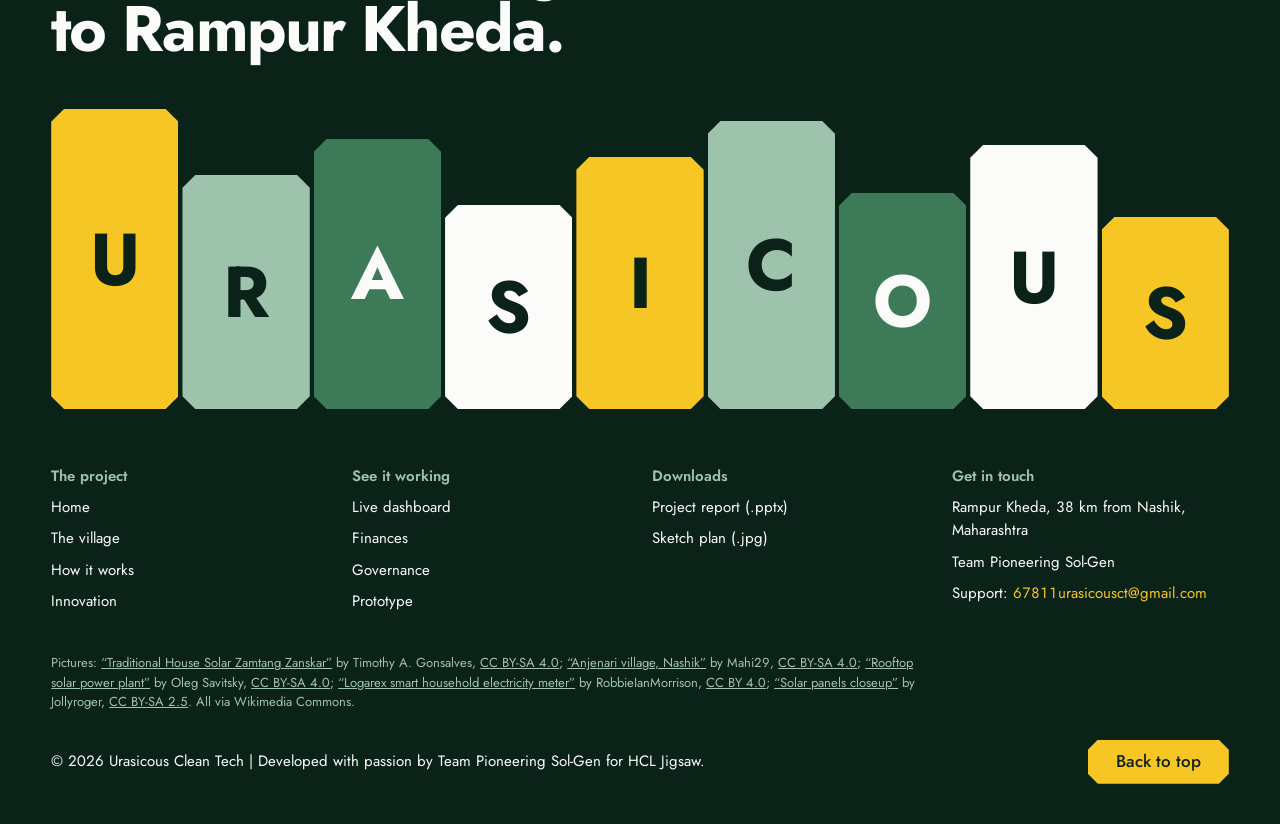
<file: system.html>
<!doctype html>
<html lang="en">
<head>
<meta charset="utf-8">
<meta name="viewport" content="width=device-width, initial-scale=1, viewport-fit=cover">
<title>How it works · Urasicous Clean Tech</title>
<meta name="description" content="A 40 kWp community solar microgrid, raised over growing crops, with 90 kWh of LiFePO4 storage for 50 households in Rampur Kheda, built by Team Pioneering Sol-Gen.">
<link rel="preconnect" href="https://fonts.googleapis.com">
<link rel="preconnect" href="https://fonts.gstatic.com" crossorigin>
<link href="https://fonts.googleapis.com/css2?family=Jost:wght@400;500;600;700&display=swap" rel="stylesheet">
<link rel="stylesheet" href="css/styles.css">
</head>
<body>

<header class="site-nav" id="top">
  <div class="wrap nav-in">
    <a class="mark" href="index.html" aria-label="Urasicous Clean Tech, home"><svg viewBox="0 0 26 26" aria-hidden="true"><path fill="#f6c624" d="M6 0h14l6 6v14l-6 6H6l-6-6V6z"/><path fill="#0b2219" d="M12 3h2v20h-2zM3 12h20v2H3z"/></svg>Urasicous Clean Tech</a>
    <button type="button" class="nav-btn" aria-expanded="false" aria-controls="navMenu"><span class="bars" aria-hidden="true"></span>Menu</button>
    <nav class="nav-menu" id="navMenu" aria-label="Main">
      <ol class="nav-links">
        <li><a href="index.html"><span class="n">1</span>Home</a></li>
        <li><a href="village.html"><span class="n">2</span>The village</a></li>
        <li><a href="system.html" aria-current="page"><span class="n">3</span>How it works</a></li>
        <li><a href="innovation.html"><span class="n">4</span>Innovation</a></li>
        <li><a href="dashboard.html" class="live"><span class="n">5</span>Live dashboard</a></li>
        <li><a href="finances.html"><span class="n">6</span>Finances</a></li>
        <li><a href="governance.html"><span class="n">7</span>Governance</a></li>
        <li><a href="prototype.html"><span class="n">8</span>Prototype</a></li>
      </ol>
    </nav>
  </div>
</header>

<header class="page-head">
  <div class="wrap">
    <p class="step">Step 3 of 8</p>
    <h1>How it works</h1>
    <p class="lead">Power flows one way: from the panels, through the power house, and out to every meter. Tap each stage to see the hardware we've picked, and tap any underlined word for a plain-English explanation.</p>
  </div>
</header>

<main>
<section class="section tight wrap" aria-label="Generate, store, distribute">
  <div class="acc" id="acc" style="margin-top:0">
    <div class="stage" role="button" tabindex="0" aria-expanded="true" aria-label="Generate">
      <span class="rot">Generate</span>
      <div class="open">
        <div class="txt">
          <h3>Generate<small><button type="button" class="term" data-term="kwp">40 kWp solar array</button></small></h3>
          <div>
            <p>Seventy-three 550 W monocrystalline panels on tall steel mounts about 3 m off the ground, wired in series-parallel strings and tilted 15° south to catch the sun all year. Crops grow in the shade underneath.</p>
            <ul class="specs">
              <li>73 × 550 W high-efficiency panels (40 kWp)</li>
              <li>About 176 kWh on a clear day with 5.5 sun hours</li>
              <li>DC cables run to the central power house</li>
            </ul>
          </div>
        </div>
        <figure class="pic" style="margin:0"><img class="drift" src="assets/photos/rooftop-solar-power-plant.jpg" alt="Monocrystalline solar panels on a steel frame" width="1920" height="1080" loading="lazy"><figcaption>A similar array of 550 W-class panels</figcaption></figure>
      </div>
    </div>
    <div class="stage" role="button" tabindex="0" aria-expanded="false" aria-label="Store">
      <span class="rot">Store</span>
      <div class="open">
        <div class="txt">
          <h3>Store<small>90 kWh LiFePO4 BESS + MGCC</small></h3>
          <div>
            <p>A <button type="button" class="term" data-term="lfp">lithium iron phosphate</button> battery bank saves up the extra midday sun for the evening and for every grid cut. The <button type="button" class="term" data-term="mgcc">Microgrid Central Controller</button> is the brain: it decides when to charge, when to draw down, when to go it alone and when to sell power back.</p>
            <ul class="specs">
              <li>Round-trip efficiency above 92%</li>
              <li>6,000+ cycles at <button type="button" class="term" data-term="dod">80% depth of discharge</button></li>
              <li><button type="button" class="term" data-term="bms">Integrated BMS</button>, switch-over under 20 ms</li>
            </ul>
          </div>
        </div>
        <figure class="pic" style="margin:0;background:var(--forest-900)">
          <svg viewBox="0 0 400 400" preserveAspectRatio="xMidYMid slice" role="img" aria-label="Drawing of the battery racks in the power house">
            <rect width="400" height="400" fill="#0f2e22"/>
            <g fill="#1f5039"><rect x="40" y="70" width="96" height="270"/><rect x="152" y="70" width="96" height="270"/><rect x="264" y="70" width="96" height="270"/></g>
            <g fill="#9dc3ad">
              <rect x="50" y="84" width="76" height="34"/><rect x="50" y="126" width="76" height="34"/><rect x="50" y="168" width="76" height="34"/><rect x="50" y="210" width="76" height="34"/><rect x="50" y="252" width="76" height="34"/><rect x="50" y="294" width="76" height="34"/>
              <rect x="162" y="84" width="76" height="34"/><rect x="162" y="126" width="76" height="34"/><rect x="162" y="168" width="76" height="34"/><rect x="162" y="210" width="76" height="34"/><rect x="162" y="252" width="76" height="34"/><rect x="162" y="294" width="76" height="34"/>
              <rect x="274" y="84" width="76" height="34"/><rect x="274" y="126" width="76" height="34"/><rect x="274" y="168" width="76" height="34"/><rect x="274" y="210" width="76" height="34"/><rect x="274" y="252" width="76" height="34"/><rect x="274" y="294" width="76" height="34"/>
            </g>
            <g fill="#f6c624"><rect x="58" y="96" width="8" height="8"/><rect x="170" y="96" width="8" height="8"/><rect x="282" y="96" width="8" height="8"/><rect x="58" y="138" width="8" height="8"/><rect x="170" y="138" width="8" height="8"/><rect x="282" y="138" width="8" height="8"/></g>
            <rect x="40" y="350" width="320" height="10" fill="#3d7a58"/>
            <text x="40" y="52" fill="#fbfcfa" font-family="Jost, sans-serif" font-size="18" font-weight="600">3 racks · 18 modules · 5 kWh each</text>
          </svg>
          <figcaption>Battery racks in the power house (drawing)</figcaption>
        </figure>
      </div>
    </div>
    <div class="stage" role="button" tabindex="0" aria-expanded="false" aria-label="Distribute">
      <span class="rot">Distribute</span>
      <div class="open">
        <div class="txt">
          <h3>Distribute<small>Cables, meters and protection</small></h3>
          <div>
            <p>Armoured cables run underground and along poles from the power house to every lane. Each home gets its own smart prepaid meter and <button type="button" class="term" data-term="breakers">safety breakers</button>, and lightning arresters and earth pits protect the whole network.</p>
            <ul class="specs">
              <li>Armoured underground and overhead lines</li>
              <li>50 smart prepaid meters, one per home</li>
              <li>MCBs, ELCBs and a full earthing system</li>
            </ul>
          </div>
        </div>
        <figure class="pic" style="margin:0"><img class="drift" src="assets/photos/logarex-smart-household-electricity-meter-build-year.jpg" alt="A smart household electricity meter with a digital kWh display" width="1920" height="1867" loading="lazy"><figcaption>A smart household meter of the kind each home receives</figcaption></figure>
      </div>
    </div>
  </div>
</section>
</main>

<nav class="tour" aria-label="Judge's tour">
  <div class="wrap tour-in">
    <a class="tour-prev" href="village.html"><small>← Previous · Step 2</small><b>The village & the need</b></a>
    <div class="tour-mid"><span>Step 3 of 8</span><ol class="dots"><li><a href="index.html" aria-label="Step 1: Home"></a></li><li><a href="village.html" aria-label="Step 2: The village & the need"></a></li><li><a href="system.html" aria-label="Step 3: How it works" aria-current="page"></a></li><li><a href="innovation.html" aria-label="Step 4: Innovation"></a></li><li><a href="dashboard.html" aria-label="Step 5: Live dashboard"></a></li><li><a href="finances.html" aria-label="Step 6: Finances"></a></li><li><a href="governance.html" aria-label="Step 7: Run by the village"></a></li><li><a href="prototype.html" aria-label="Step 8: Prototype & report"></a></li></ol></div>
    <a class="tour-next" href="innovation.html"><small>Next · Step 4 →</small><b>Innovation</b></a>
  </div>
</nav>

<footer class="foot">
  <div class="wrap">
    <h2 class="foot-line">Power that belongs to Rampur Kheda.</h2>
    <div class="blocks" aria-hidden="true">
      <span style="--b:var(--solar);height:100%">U</span>
      <span style="--b:var(--forest-300);height:78%">R</span>
      <span style="--b:var(--forest-500);--bt:var(--white);height:90%">A</span>
      <span style="--b:var(--white);height:68%">S</span>
      <span style="--b:var(--solar);height:84%">I</span>
      <span style="--b:var(--forest-300);height:96%">C</span>
      <span style="--b:var(--forest-500);--bt:var(--white);height:72%">O</span>
      <span style="--b:var(--white);height:88%">U</span>
      <span style="--b:var(--solar);height:64%">S</span>
    </div>

    <div class="foot-cols">
      <div><h4>The project</h4><a href="index.html">Home</a><a href="village.html">The village</a><a href="system.html">How it works</a><a href="innovation.html">Innovation</a></div>
      <div><h4>See it working</h4><a href="dashboard.html">Live dashboard</a><a href="finances.html">Finances</a><a href="governance.html">Governance</a><a href="prototype.html">Prototype</a></div>
      <div><h4>Downloads</h4><a href="assets/team/Village-Microgrid-Project-Report.pptx" download>Project report (.pptx)</a><a href="assets/team/sketch-plan.jpg" download>Sketch plan (.jpg)</a></div>
      <div><h4>Get in touch</h4><span>Rampur Kheda, 38 km from Nashik, Maharashtra</span><span>Team Pioneering Sol-Gen</span><span>Support: <a class="mail" href="mailto:67811urasicousct@gmail.com">67811urasicousct@gmail.com</a></span></div>
    </div>

    <p class="credits">Pictures: <a href="https://commons.wikimedia.org/w/index.php?curid=152914959">“Traditional House Solar Zamtang Zanskar”</a> by Timothy A. Gonsalves, <a href="https://creativecommons.org/licenses/by-sa/4.0/">CC BY-SA 4.0</a>; <a href="https://commons.wikimedia.org/w/index.php?curid=42551914">“Anjenari village, Nashik”</a> by Mahi29, <a href="https://creativecommons.org/licenses/by-sa/4.0/">CC BY-SA 4.0</a>; <a href="https://commons.wikimedia.org/w/index.php?curid=44112543">“Rooftop solar power plant”</a> by Oleg Savitsky, <a href="https://creativecommons.org/licenses/by-sa/4.0/">CC BY-SA 4.0</a>; <a href="https://commons.wikimedia.org/wiki/File:Logarex_smart_household_electricity_meter_build_year_2023.jpg">“Logarex smart household electricity meter”</a> by RobbieIanMorrison, <a href="https://creativecommons.org/licenses/by/4.0">CC BY 4.0</a>; <a href="https://commons.wikimedia.org/wiki/File:Solar_panels_closeup.jpg">“Solar panels closeup”</a> by Jollyroger, <a href="https://creativecommons.org/licenses/by-sa/2.5">CC BY-SA 2.5</a>. All via Wikimedia Commons.</p>

    <div class="copy">
      <span>© 2026 Urasicous Clean Tech | Developed with passion by Team Pioneering Sol-Gen for HCL Jigsaw.</span>
      <a class="btn" href="#top" style="min-height:44px">Back to top</a>
    </div>
  </div>
</footer>

<script src="js/common.js"></script>
</body>
</html>
</file>
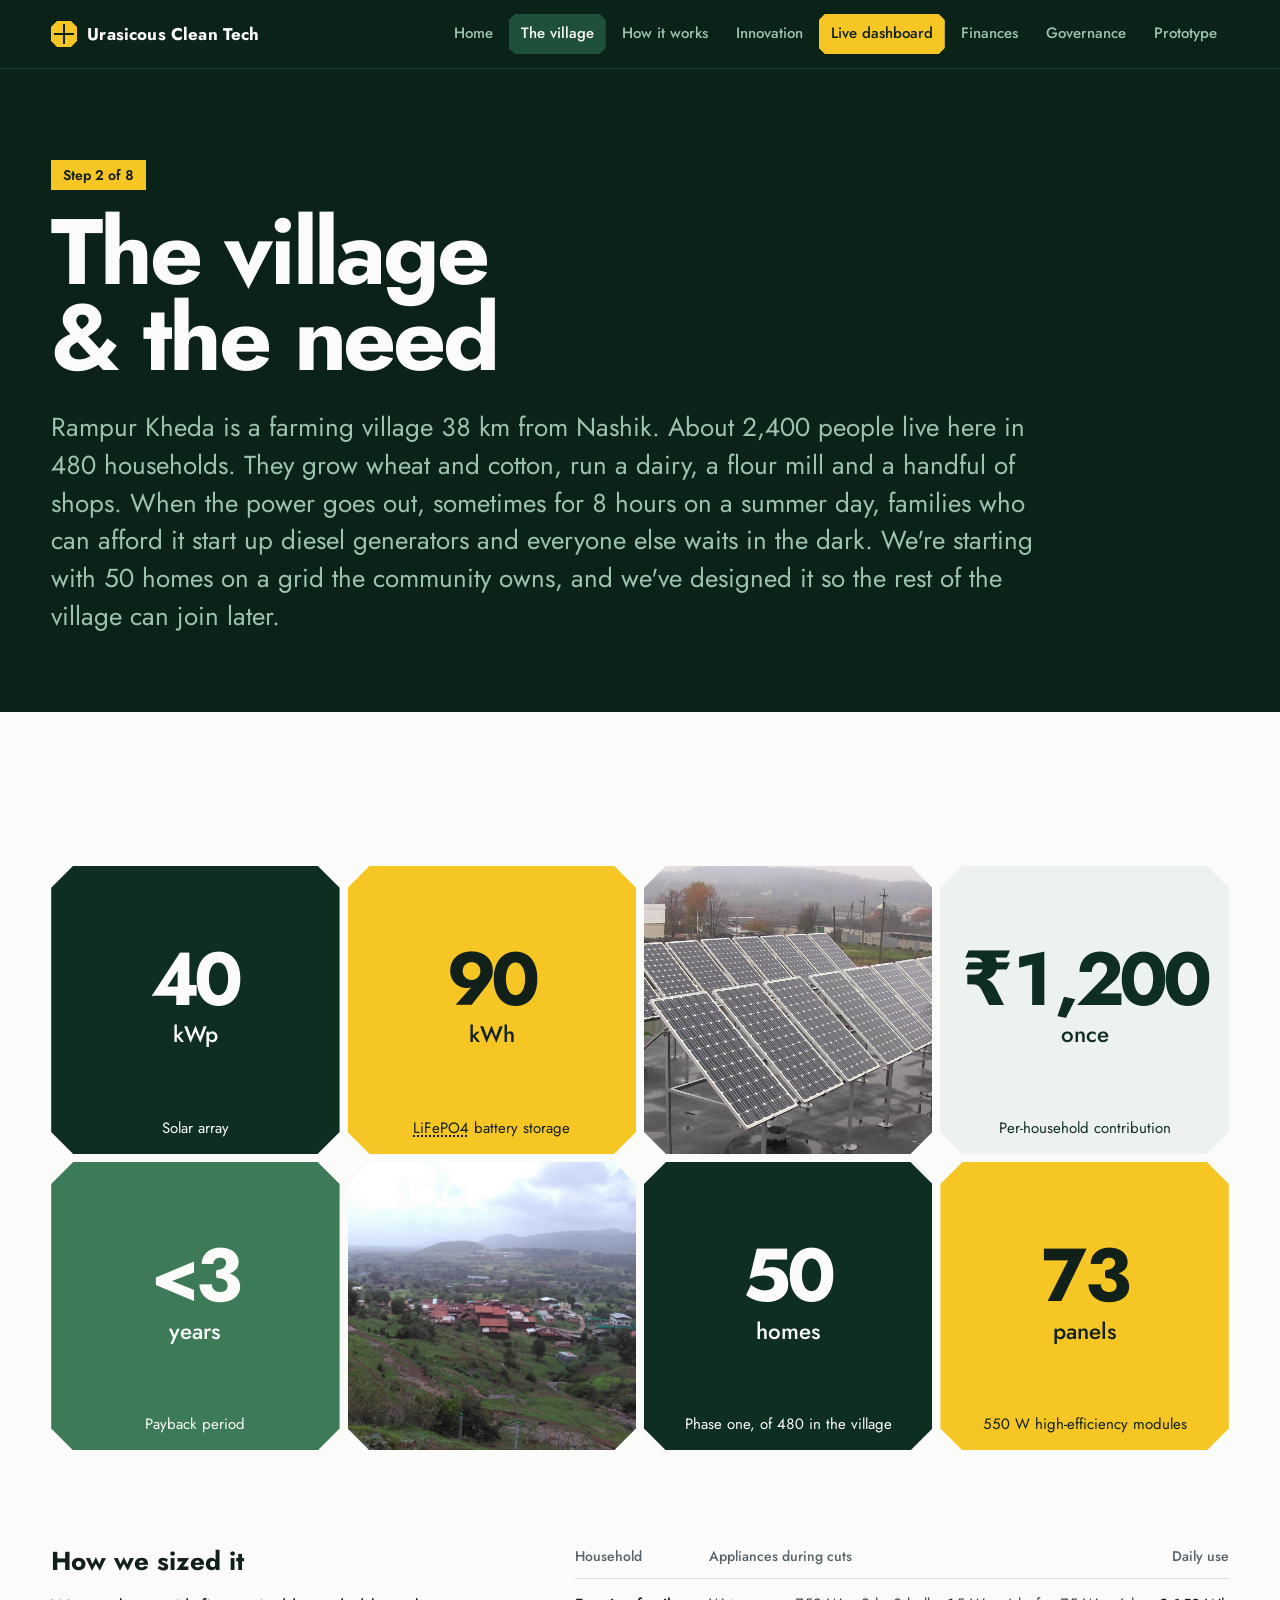
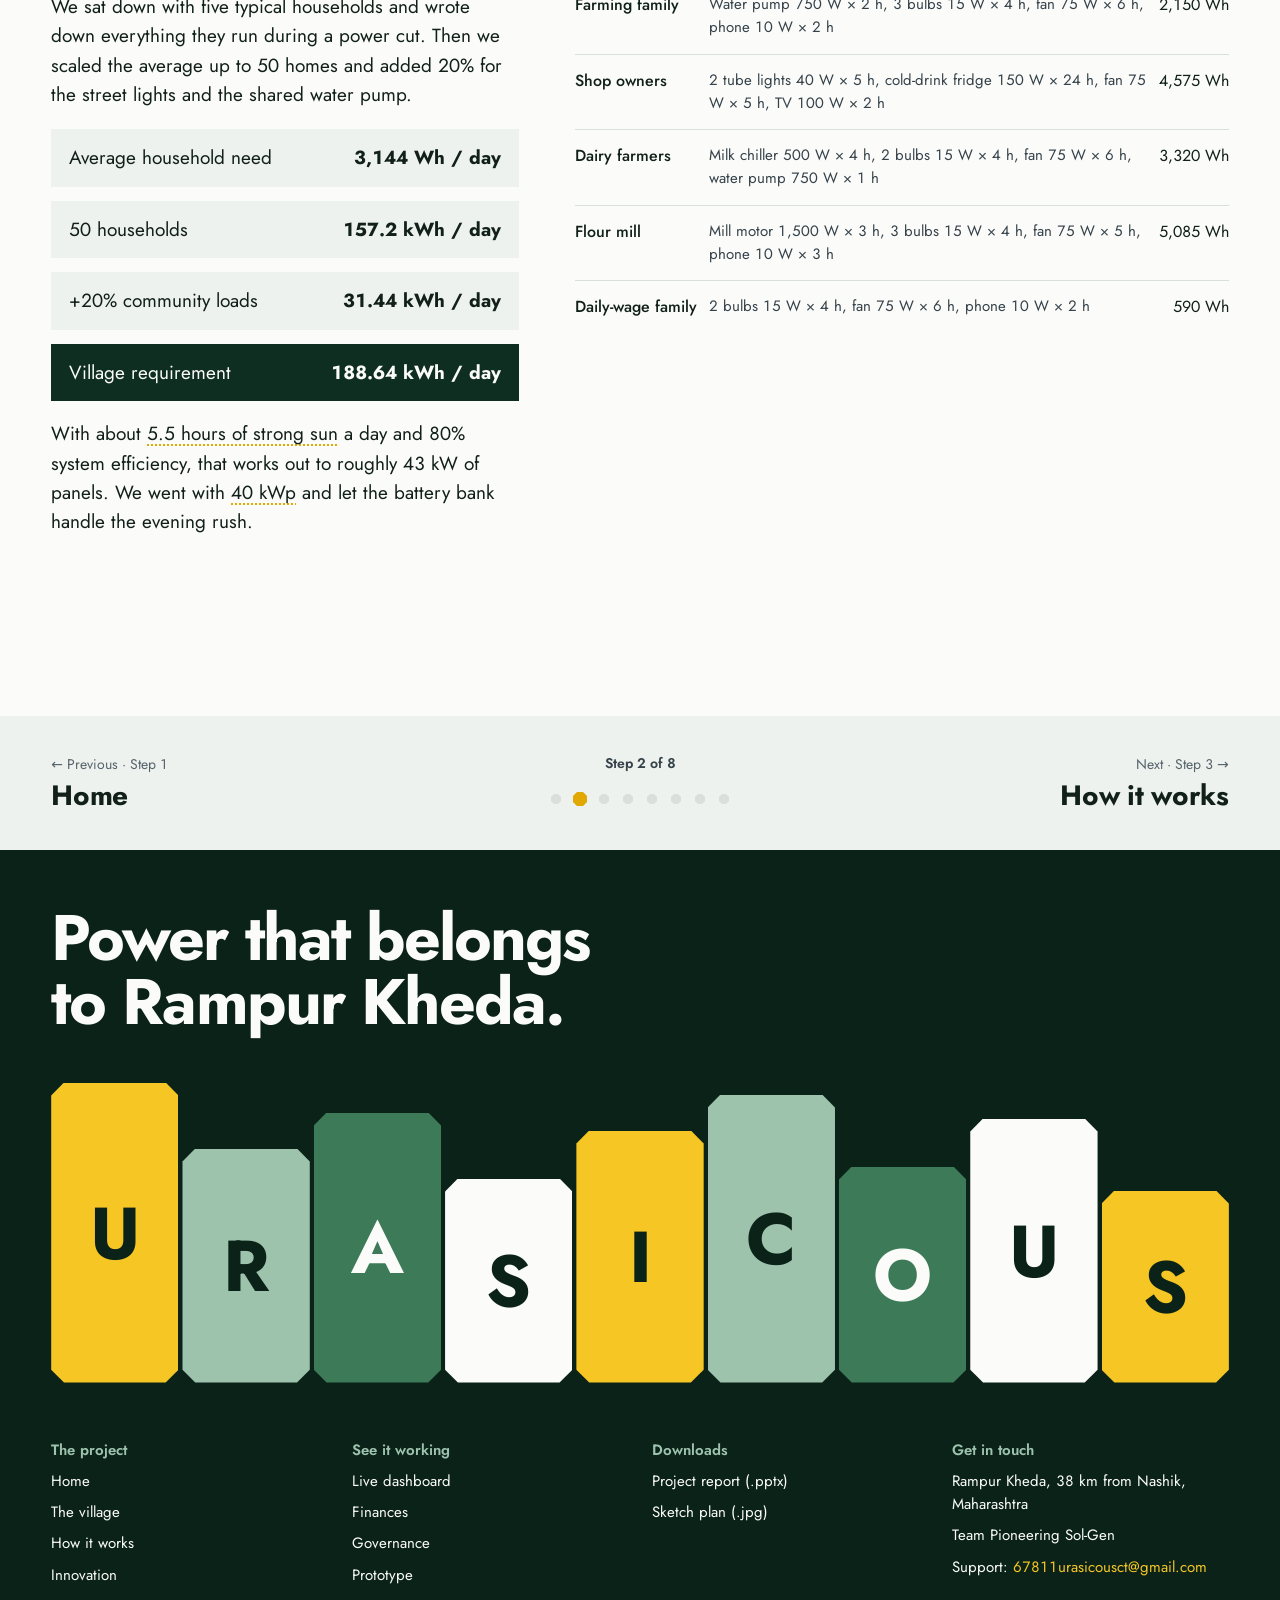
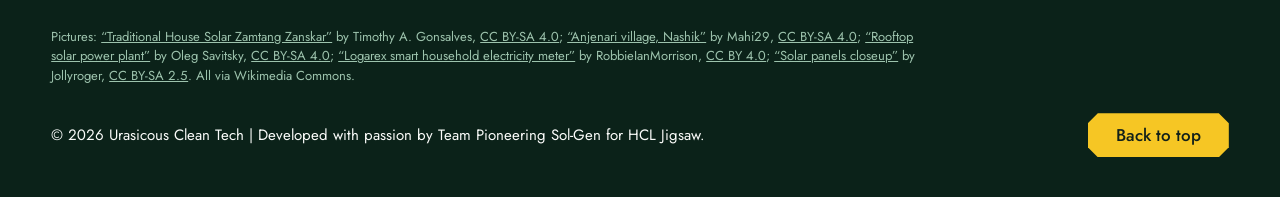
<file: village.html>
<!doctype html>
<html lang="en">
<head>
<meta charset="utf-8">
<meta name="viewport" content="width=device-width, initial-scale=1, viewport-fit=cover">
<title>The village & the need · Urasicous Clean Tech</title>
<meta name="description" content="A 40 kWp community solar microgrid, raised over growing crops, with 90 kWh of LiFePO4 storage for 50 households in Rampur Kheda, built by Team Pioneering Sol-Gen.">
<link rel="preconnect" href="https://fonts.googleapis.com">
<link rel="preconnect" href="https://fonts.gstatic.com" crossorigin>
<link href="https://fonts.googleapis.com/css2?family=Jost:wght@400;500;600;700&display=swap" rel="stylesheet">
<link rel="stylesheet" href="css/styles.css">
</head>
<body>

<header class="site-nav" id="top">
  <div class="wrap nav-in">
    <a class="mark" href="index.html" aria-label="Urasicous Clean Tech, home"><svg viewBox="0 0 26 26" aria-hidden="true"><path fill="#f6c624" d="M6 0h14l6 6v14l-6 6H6l-6-6V6z"/><path fill="#0b2219" d="M12 3h2v20h-2zM3 12h20v2H3z"/></svg>Urasicous Clean Tech</a>
    <button type="button" class="nav-btn" aria-expanded="false" aria-controls="navMenu"><span class="bars" aria-hidden="true"></span>Menu</button>
    <nav class="nav-menu" id="navMenu" aria-label="Main">
      <ol class="nav-links">
        <li><a href="index.html"><span class="n">1</span>Home</a></li>
        <li><a href="village.html" aria-current="page"><span class="n">2</span>The village</a></li>
        <li><a href="system.html"><span class="n">3</span>How it works</a></li>
        <li><a href="innovation.html"><span class="n">4</span>Innovation</a></li>
        <li><a href="dashboard.html" class="live"><span class="n">5</span>Live dashboard</a></li>
        <li><a href="finances.html"><span class="n">6</span>Finances</a></li>
        <li><a href="governance.html"><span class="n">7</span>Governance</a></li>
        <li><a href="prototype.html"><span class="n">8</span>Prototype</a></li>
      </ol>
    </nav>
  </div>
</header>

<header class="page-head">
  <div class="wrap">
    <p class="step">Step 2 of 8</p>
    <h1>The village & the need</h1>
    <p class="lead">Rampur Kheda is a farming village 38 km from Nashik. About 2,400 people live here in 480 households. They grow wheat and cotton, run a dairy, a flour mill and a handful of shops. When the power goes out, sometimes for 8 hours on a summer day, families who can afford it start up diesel generators and everyone else waits in the dark. We're starting with 50 homes on a grid the community owns, and we've designed it so the rest of the village can join later.</p>
  </div>
</header>

<main>
<section class="section tight wrap" aria-label="Project at a glance">
  <div class="tiles">
    <div class="tile cell-shape t-forest rise"><div class="fig">40<small>kWp</small></div><p class="cap">Solar array</p></div>
    <div class="tile cell-shape t-solar rise" style="--d:70ms"><div class="fig">90<small>kWh</small></div><p class="cap"><button type="button" class="term" data-term="lfp">LiFePO4</button> battery storage</p></div>
    <div class="tile cell-shape photo rise" style="--d:140ms"><img src="assets/photos/rooftop-solar-power-plant.jpg" alt="Rows of monocrystalline solar panels on steel frames" width="1920" height="1080" loading="lazy"></div>
    <div class="tile cell-shape t-mist rise" style="--d:210ms"><div class="fig fig-long">₹1,200<small>once</small></div><p class="cap">Per-household contribution</p></div>
    <div class="tile cell-shape t-mid rise"><div class="fig">&lt;3<small>years</small></div><p class="cap">Payback period</p></div>
    <div class="tile cell-shape photo rise" style="--d:70ms"><img src="assets/photos/anjenari-village-nashik.jpg" alt="Village houses with red roofs on green hills near Nashik in the monsoon" width="1920" height="1440" loading="lazy"></div>
    <div class="tile cell-shape t-forest rise" style="--d:140ms"><div class="fig">50<small>homes</small></div><p class="cap">Phase one, of 480 in the village</p></div>
    <div class="tile cell-shape t-solar rise" style="--d:210ms"><div class="fig">73<small>panels</small></div><p class="cap">550 W high-efficiency modules</p></div>
  </div>

  <div class="sizing">
    <div class="rise">
      <h3>How we sized it</h3>
      <p style="margin-top:14px">We sat down with five typical households and wrote down everything they run during a power cut. Then we scaled the average up to 50 homes and added 20% for the street lights and the shared water pump.</p>
      <div class="sum">
        <div><span>Average household need</span><b>3,144 Wh / day</b></div>
        <div><span>50 households</span><b>157.2 kWh / day</b></div>
        <div><span>+20% community loads</span><b>31.44 kWh / day</b></div>
        <div class="total"><span>Village requirement</span><b>188.64 kWh / day</b></div>
      </div>
      <p style="margin-top:18px">With about <button type="button" class="term" data-term="peaksun">5.5 hours of strong sun</button> a day and 80% system efficiency, that works out to roughly 43 kW of panels. We went with <button type="button" class="term" data-term="kwp">40 kWp</button> and let the battery bank handle the evening rush.</p>
    </div>
    <div class="table-scroll rise" style="--d:90ms">
      <table class="loads">
        <thead><tr><th>Household</th><th>Appliances during cuts</th><th class="num">Daily use</th></tr></thead>
        <tbody>
          <tr><td class="who">Farming family</td><td class="apps">Water pump 750 W × 2 h, 3 bulbs 15 W × 4 h, fan 75 W × 6 h, phone 10 W × 2 h</td><td class="num">2,150 Wh</td></tr>
          <tr><td class="who">Shop owners</td><td class="apps">2 tube lights 40 W × 5 h, cold-drink fridge 150 W × 24 h, fan 75 W × 5 h, TV 100 W × 2 h</td><td class="num">4,575 Wh</td></tr>
          <tr><td class="who">Dairy farmers</td><td class="apps">Milk chiller 500 W × 4 h, 2 bulbs 15 W × 4 h, fan 75 W × 6 h, water pump 750 W × 1 h</td><td class="num">3,320 Wh</td></tr>
          <tr><td class="who">Flour mill</td><td class="apps">Mill motor 1,500 W × 3 h, 3 bulbs 15 W × 4 h, fan 75 W × 5 h, phone 10 W × 3 h</td><td class="num">5,085 Wh</td></tr>
          <tr><td class="who">Daily-wage family</td><td class="apps">2 bulbs 15 W × 4 h, fan 75 W × 6 h, phone 10 W × 2 h</td><td class="num">590 Wh</td></tr>
        </tbody>
      </table>
    </div>
  </div>
</section>
</main>

<nav class="tour" aria-label="Judge's tour">
  <div class="wrap tour-in">
    <a class="tour-prev" href="index.html"><small>← Previous · Step 1</small><b>Home</b></a>
    <div class="tour-mid"><span>Step 2 of 8</span><ol class="dots"><li><a href="index.html" aria-label="Step 1: Home"></a></li><li><a href="village.html" aria-label="Step 2: The village & the need" aria-current="page"></a></li><li><a href="system.html" aria-label="Step 3: How it works"></a></li><li><a href="innovation.html" aria-label="Step 4: Innovation"></a></li><li><a href="dashboard.html" aria-label="Step 5: Live dashboard"></a></li><li><a href="finances.html" aria-label="Step 6: Finances"></a></li><li><a href="governance.html" aria-label="Step 7: Run by the village"></a></li><li><a href="prototype.html" aria-label="Step 8: Prototype & report"></a></li></ol></div>
    <a class="tour-next" href="system.html"><small>Next · Step 3 →</small><b>How it works</b></a>
  </div>
</nav>

<footer class="foot">
  <div class="wrap">
    <h2 class="foot-line">Power that belongs to Rampur Kheda.</h2>
    <div class="blocks" aria-hidden="true">
      <span style="--b:var(--solar);height:100%">U</span>
      <span style="--b:var(--forest-300);height:78%">R</span>
      <span style="--b:var(--forest-500);--bt:var(--white);height:90%">A</span>
      <span style="--b:var(--white);height:68%">S</span>
      <span style="--b:var(--solar);height:84%">I</span>
      <span style="--b:var(--forest-300);height:96%">C</span>
      <span style="--b:var(--forest-500);--bt:var(--white);height:72%">O</span>
      <span style="--b:var(--white);height:88%">U</span>
      <span style="--b:var(--solar);height:64%">S</span>
    </div>

    <div class="foot-cols">
      <div><h4>The project</h4><a href="index.html">Home</a><a href="village.html">The village</a><a href="system.html">How it works</a><a href="innovation.html">Innovation</a></div>
      <div><h4>See it working</h4><a href="dashboard.html">Live dashboard</a><a href="finances.html">Finances</a><a href="governance.html">Governance</a><a href="prototype.html">Prototype</a></div>
      <div><h4>Downloads</h4><a href="assets/team/Village-Microgrid-Project-Report.pptx" download>Project report (.pptx)</a><a href="assets/team/sketch-plan.jpg" download>Sketch plan (.jpg)</a></div>
      <div><h4>Get in touch</h4><span>Rampur Kheda, 38 km from Nashik, Maharashtra</span><span>Team Pioneering Sol-Gen</span><span>Support: <a class="mail" href="mailto:67811urasicousct@gmail.com">67811urasicousct@gmail.com</a></span></div>
    </div>

    <p class="credits">Pictures: <a href="https://commons.wikimedia.org/w/index.php?curid=152914959">“Traditional House Solar Zamtang Zanskar”</a> by Timothy A. Gonsalves, <a href="https://creativecommons.org/licenses/by-sa/4.0/">CC BY-SA 4.0</a>; <a href="https://commons.wikimedia.org/w/index.php?curid=42551914">“Anjenari village, Nashik”</a> by Mahi29, <a href="https://creativecommons.org/licenses/by-sa/4.0/">CC BY-SA 4.0</a>; <a href="https://commons.wikimedia.org/w/index.php?curid=44112543">“Rooftop solar power plant”</a> by Oleg Savitsky, <a href="https://creativecommons.org/licenses/by-sa/4.0/">CC BY-SA 4.0</a>; <a href="https://commons.wikimedia.org/wiki/File:Logarex_smart_household_electricity_meter_build_year_2023.jpg">“Logarex smart household electricity meter”</a> by RobbieIanMorrison, <a href="https://creativecommons.org/licenses/by/4.0">CC BY 4.0</a>; <a href="https://commons.wikimedia.org/wiki/File:Solar_panels_closeup.jpg">“Solar panels closeup”</a> by Jollyroger, <a href="https://creativecommons.org/licenses/by-sa/2.5">CC BY-SA 2.5</a>. All via Wikimedia Commons.</p>

    <div class="copy">
      <span>© 2026 Urasicous Clean Tech | Developed with passion by Team Pioneering Sol-Gen for HCL Jigsaw.</span>
      <a class="btn" href="#top" style="min-height:44px">Back to top</a>
    </div>
  </div>
</footer>

<script src="js/common.js"></script>
</body>
</html>
</file>
<file: css/styles.css>
/* Layout: one motif, the clipped-corner monocrystalline cell, runs the system (tabs, buttons, image masks, house tiles).
   Fields of deep forest alternate with crisp white; solar yellow is the one accent, on the action and on live energy. */
:root {
  --forest-950: #0b2219;
  --forest-900: #0f2e22;
  --forest-800: #163d2d;
  --forest-700: #1f5039;
  --forest-500: #3d7a58;
  --forest-300: #9dc3ad;
  --white: #fbfcfa;
  --mist: #eef2ef;
  --slate-200: #d9dfdc;
  --slate-500: #56636a;
  --slate-700: #36424a;
  --ink: #12201a;
  --solar: #f6c624;
  --solar-deep: #e0a800;
  --amber-bg: #fbecc0;
  --amber-ink: #6b4a00;
  --ok-bg: #d9eedf;
  --ok-ink: #1d5a35;

  --font: "Jost", "Futura", "Century Gothic", "Avenir Next", system-ui, sans-serif;
  --step-small: clamp(0.8125rem, 0.79rem + 0.1vw, 0.875rem);
  --step-body: clamp(1.0625rem, 1rem + 0.25vw, 1.1875rem);
  --step-lead: clamp(1.25rem, 1.1rem + 0.7vw, 1.625rem);
  --step-head: clamp(2.25rem, 1.3rem + 3.4vw, 4.25rem);
  --step-display: clamp(3.5rem, 1rem + 9vw, 10rem);

  --cut: 14px;            /* the cell's clipped corner */
  --margin: clamp(20px, 4vw, 56px);
  --section-gap: clamp(112px, 14vw, 200px);
  --ease: cubic-bezier(.2, .7, .2, 1);
}

*, *::before, *::after { box-sizing: border-box; }
html { scroll-behavior: smooth; -webkit-text-size-adjust: 100%; }
body {
  margin: 0;
  background: var(--white);
  color: var(--ink);
  font-family: var(--font);
  font-size: var(--step-body);
  line-height: 1.55;
  font-variant-numeric: tabular-nums;
}
img { max-width: 100%; display: block; }
a { color: inherit; }
h1, h2, h3, h4 { margin: 0; text-wrap: balance; font-weight: 700; }
p { margin: 0; }
:focus-visible { outline: 3px solid var(--solar); outline-offset: 3px; }
::selection { background: var(--solar); color: var(--ink); }

.wrap {
  width: 100%;
  max-width: 1440px;
  margin-inline: auto;
  padding-left: max(var(--margin), env(safe-area-inset-left, 0px));
  padding-right: max(var(--margin), env(safe-area-inset-right, 0px));
}

/* ---------- the cell motif ---------- */
.cell-shape {
  clip-path: polygon(var(--cut) 0, calc(100% - var(--cut)) 0, 100% var(--cut), 100% calc(100% - var(--cut)),
    calc(100% - var(--cut)) 100%, var(--cut) 100%, 0 calc(100% - var(--cut)), 0 var(--cut));
}

.btn {
  --cut: 10px;
  display: inline-flex; align-items: center; justify-content: center; gap: .6em;
  min-height: 54px; padding: 0 28px;
  font: 500 1.0625rem/1 var(--font);
  text-decoration: none; border: 0; cursor: pointer;
  background: var(--solar); color: var(--ink);
  clip-path: polygon(var(--cut) 0, calc(100% - var(--cut)) 0, 100% var(--cut), 100% calc(100% - var(--cut)),
    calc(100% - var(--cut)) 100%, var(--cut) 100%, 0 calc(100% - var(--cut)), 0 var(--cut));
  transition: transform .18s var(--ease), background-color .18s var(--ease);
}
.btn:hover { background: #ffd84d; }
.btn:active { transform: translateY(1px) scale(.985); }
.btn.dark { background: var(--forest-900); color: var(--white); }
.btn.dark:hover { background: var(--forest-700); }
.btn.light { background: var(--white); color: var(--forest-900); }
.btn.light:hover { background: var(--mist); }
.btn .arrow { transition: transform .2s var(--ease); }
.btn:hover .arrow { transform: translateX(3px); }

.textlink { text-decoration: underline; text-underline-offset: .22em; text-decoration-thickness: 2px; text-decoration-color: var(--solar); font-weight: 500; }
.textlink:hover { text-decoration-color: currentColor; }

/* ---------- hero: tabbed folder stack ---------- */
.hero {
  background: var(--forest-950);
  color: var(--white);
  overflow: hidden;
  position: relative;
}
/* ---------- site nav: shared by every page ---------- */
.site-nav {
  position: sticky; top: 0; z-index: 50;
  background: var(--forest-950); color: var(--white);
  border-bottom: 1px solid var(--forest-800);
}
.nav-in { display: flex; align-items: center; justify-content: space-between; gap: 24px; min-height: 68px; }
.site-nav .mark { display: flex; align-items: center; gap: 10px; font-weight: 700; letter-spacing: .01em; font-size: 17px; text-decoration: none; white-space: nowrap; }
.site-nav .mark svg { width: 26px; height: 26px; flex: none; }
.nav-links { list-style: none; margin: 0; padding: 0; display: flex; align-items: center; gap: 4px; }
.nav-links a {
  --cut: 6px;
  display: flex; align-items: center; gap: 8px; min-height: 40px; padding: 0 12px;
  font-size: 15px; font-weight: 500; text-decoration: none; color: var(--forest-300); white-space: nowrap;
  clip-path: polygon(var(--cut) 0, calc(100% - var(--cut)) 0, 100% var(--cut), 100% calc(100% - var(--cut)),
    calc(100% - var(--cut)) 100%, var(--cut) 100%, 0 calc(100% - var(--cut)), 0 var(--cut));
  transition: background-color .15s, color .15s;
}
.nav-links a:hover { color: var(--white); background: var(--forest-800); }
.nav-links a[aria-current="page"] { color: var(--white); background: var(--forest-700); }
.nav-links a.live { color: var(--ink); background: var(--solar); }
.nav-links a.live:hover { background: #ffd84d; }
.nav-links a.live[aria-current="page"] { box-shadow: inset 0 -3px 0 var(--forest-950); }
.nav-links .n { display: none; }
.nav-btn {
  display: none; align-items: center; gap: 10px; min-height: 44px; padding: 0 16px;
  font: 500 15px/1 var(--font); color: var(--white); background: var(--forest-800); border: 0; cursor: pointer;
}
.nav-btn .bars, .nav-btn .bars::before, .nav-btn .bars::after { display: block; width: 18px; height: 2px; background: currentColor; transition: transform .2s var(--ease), opacity .2s; }
.nav-btn .bars { position: relative; }
.nav-btn .bars::before, .nav-btn .bars::after { content: ""; position: absolute; left: 0; }
.nav-btn .bars::before { top: -6px; }
.nav-btn .bars::after { top: 6px; }
.nav-btn[aria-expanded="true"] .bars { background: transparent; }
.nav-btn[aria-expanded="true"] .bars::before { transform: translateY(6px) rotate(45deg); }
.nav-btn[aria-expanded="true"] .bars::after { transform: translateY(-6px) rotate(-45deg); }

@media (max-width: 1180px) {
  .nav-btn { display: inline-flex; }
  .nav-menu {
    position: absolute; left: 0; right: 0; top: 100%;
    background: var(--forest-950); border-bottom: 1px solid var(--forest-800);
    padding: 8px max(var(--margin), env(safe-area-inset-left, 0px)) 20px;
    max-height: calc(100svh - 68px); overflow-y: auto;
    display: none;
  }
  .nav-open .nav-menu { display: block; }
  .nav-links { flex-direction: column; align-items: stretch; gap: 2px; }
  .nav-links a { min-height: 52px; font-size: 18px; padding: 0 14px; }
  .nav-links .n { display: inline-grid; place-items: center; width: 28px; height: 28px; font-size: 14px; background: var(--forest-800); color: var(--forest-300); flex: none; }
  .nav-links a[aria-current="page"] .n { background: var(--solar); color: var(--ink); }
  .nav-links a.live .n { background: var(--forest-950); color: var(--solar); }
}

/* ---------- inner page header ---------- */
.page-head { background: var(--forest-950); color: var(--white); padding-block: clamp(56px, 7vw, 104px) clamp(48px, 6vw, 88px); }
.page-head .step { display: inline-flex; align-items: center; min-height: 30px; padding: 0 12px; background: var(--solar); color: var(--ink); font-size: 14px; font-weight: 600; }
.page-head h1 { margin-top: 20px; font-size: clamp(2.75rem, 1rem + 6vw, 7rem); line-height: .92; letter-spacing: -0.035em; max-width: 14ch; }
.page-head .lead { margin-top: 28px; max-width: 62ch; font-size: var(--step-lead); line-height: 1.45; color: var(--forest-300); }
.page-head .lead strong { color: var(--white); font-weight: 500; }

.hero-copy { text-align: center; padding-top: clamp(56px, 6vw, 96px); }
.hero h1 {
  font-size: clamp(3.5rem, 1rem + 7.4vw, 8.5rem);
  line-height: .9;
  letter-spacing: -0.03em;
  text-transform: uppercase;
}
.hero h1 span { display: block; }
.hero .tagline { font-size: var(--step-lead); line-height: 1.35; max-width: 36ch; margin: 28px auto 0; }
.hero .byline { margin-top: 14px; color: var(--forest-300); font-size: var(--step-body); }
.hero .byline strong { color: var(--white); font-weight: 500; }

.folders {
  position: relative;
  margin-top: clamp(56px, 5vw, 72px);
  height: clamp(400px, 40vw, 470px);
  width: 86%;
  margin-inline: auto;
}
.folder {
  position: absolute; left: 0; right: 0;
  top: calc(var(--i) * 40px);
  bottom: 0;
  display: block; text-decoration: none;
  color: var(--ink);
  transition: transform .35s var(--ease);
}
.folder:not(.front):hover { transform: translateY(-10px); }
.folder .tab {
  --cut: 12px;
  position: absolute; top: -40px; height: 40px; left: var(--x);
  display: flex; align-items: center; padding: 0 26px;
  font-size: 18px; font-weight: 500;
  background: var(--c);
  color: var(--tc, var(--ink));
  clip-path: polygon(var(--cut) 0, calc(100% - var(--cut)) 0, 100% 100%, 0 100%);
}
.folder .body { position: absolute; inset: 0; background: var(--c); color: var(--tc, var(--ink)); }
.folder:nth-child(1) { --c: var(--forest-700); --tc: var(--white); --x: 4%; }
.folder:nth-child(2) { --c: var(--forest-500); --tc: var(--white); --x: 24%; }
.folder:nth-child(3) { --c: var(--forest-300); --x: 46%; }
.folder:nth-child(4) { --c: var(--mist); --x: 66%; }
.folder.front { --c: var(--solar); --x: 8%; }
.folder.front .body { padding: 28px 32px; display: grid; grid-template-columns: 1fr auto; gap: 20px 56px; align-items: center; align-content: start; }
.front-acts { display: flex; flex-wrap: wrap; gap: 12px; justify-content: flex-end; }
.front-live { display: grid; grid-template-columns: repeat(3, auto); gap: 8px 48px; justify-content: start; }
.front-live dt { font-size: 15px; }
.front-live dd { margin: 0; font-size: clamp(2rem, 1.3rem + 2vw, 3.25rem); font-weight: 700; line-height: 1; letter-spacing: -0.02em; }
.front-live dd small { font-size: .42em; font-weight: 500; letter-spacing: 0; margin-left: 4px; }
.front-note { grid-column: 1 / -1; font-size: 15px; max-width: 60ch; }

/* ---------- intro statement ---------- */
.intro { padding-block: var(--section-gap) 0; }
.statement {
  font-size: clamp(1.5rem, 1rem + 1.6vw, 2.25rem);
  line-height: 1.3;
  font-weight: 500;
  max-width: 34em;
  letter-spacing: -0.01em;
}
.thumb {
  --cut: .16em;
  display: inline-block; height: .9em; width: 1.3em;
  vertical-align: -0.12em; margin: 0 .12em;
  object-fit: cover;
  clip-path: polygon(var(--cut) 0, calc(100% - var(--cut)) 0, 100% var(--cut), 100% calc(100% - var(--cut)),
    calc(100% - var(--cut)) 100%, var(--cut) 100%, 0 calc(100% - var(--cut)), 0 var(--cut));
}

/* ---------- overview ---------- */
.section { padding-block: var(--section-gap) 0; }
.section-head { display: grid; grid-template-columns: repeat(12, 1fr); gap: 24px; align-items: end; }
.section-head h2 { grid-column: 1 / span 6; font-size: var(--step-head); line-height: 1; letter-spacing: -0.03em; }
.section-head p { grid-column: 8 / span 5; max-width: 52ch; }

.tiles {
  margin-top: 64px;
  display: grid; grid-template-columns: repeat(4, 1fr); gap: 8px;
}
.tile {
  --cut: 22px;
  aspect-ratio: 1 / 1; max-width: 100%;
  position: relative;
  display: flex; flex-direction: column; align-items: center; justify-content: center; gap: 10px;
  padding: 16px; text-align: center;
  background: var(--tbg); color: var(--tink);
  overflow: hidden;
}
.tile .fig { font-size: clamp(3rem, 1rem + 4.6vw, 6.25rem); font-weight: 700; letter-spacing: -0.04em; line-height: .9; }
.tile .fig small { display: block; font-size: .3em; letter-spacing: 0; font-weight: 500; margin-top: .5em; }
.tile .fig { margin-top: auto; }
.tile .cap { margin-top: auto; font-size: 15px; line-height: 1.3; }
.tile.photo .cap { top: 12px; bottom: auto; }
.tile img { position: absolute; inset: 0; width: 100%; height: 100%; object-fit: cover; }
.tile.photo .cap { color: var(--white); background: rgba(11, 34, 25, .72); padding: 6px 10px; left: 12px; right: auto; bottom: 12px; text-align: left; }
.t-forest { --tbg: var(--forest-900); --tink: var(--white); }
.t-solar { --tbg: var(--solar); --tink: var(--ink); }
.t-mist { --tbg: var(--mist); --tink: var(--forest-900); }
.t-mid { --tbg: var(--forest-500); --tink: var(--white); }

.sizing { margin-top: 96px; display: grid; grid-template-columns: 5fr 7fr; gap: 56px; align-items: start; }
.sizing > * { min-width: 0; }
.sizing h3 { font-size: var(--step-lead); line-height: 1.2; }
.sizing .sum { margin-top: 20px; display: grid; gap: 14px; }
.sizing .sum div { display: flex; justify-content: space-between; gap: 16px; padding: 14px 18px; background: var(--mist); }
.sizing .sum div.total { background: var(--forest-900); color: var(--white); }
.sizing .sum b { font-weight: 700; white-space: nowrap; }
.table-scroll { overflow-x: auto; }
table.loads { width: 100%; border-collapse: collapse; font-size: 16px; }
table.loads th { text-align: left; font-weight: 500; font-size: 14px; color: var(--slate-500); padding: 0 12px 10px 0; }
table.loads td { padding: 14px 12px 14px 0; border-top: 1px solid var(--slate-200); vertical-align: top; }
table.loads td.num, table.loads th.num { text-align: right; white-space: nowrap; padding-right: 0; }
table.loads .who { font-weight: 500; white-space: nowrap; }
table.loads .apps { color: var(--slate-700); font-size: 15px; }

/* ---------- dashboard (app screen) ---------- */
.dash-band { background: var(--forest-950); color: var(--white); margin-top: var(--section-gap); padding-block: clamp(72px, 9vw, 128px); }
.dash-band .section-head p { color: var(--forest-300); }
.dash-band .section-head p strong { color: var(--white); font-weight: 500; }

.dash { margin-top: 56px; --p: #133426; --p2: #184030; --line: #24503c; --muted: #a9c4b4; font-size: 15px; }
.dash-top { display: flex; flex-wrap: wrap; gap: 16px 32px; align-items: center; justify-content: space-between; padding: 18px 20px; background: var(--p); }
.dash-top .title { font-size: 22px; font-weight: 600; }
.folder .tab { margin: 0; }
.dash-top .finding { color: var(--white); font-size: 16px; display: flex; align-items: center; gap: 10px; }
.state-dot { width: 10px; height: 10px; border-radius: 50%; background: var(--solar); flex: none; }
.state-dot.island { background: #ff9b5a; }
.dash-ctrls { display: flex; flex-wrap: wrap; gap: 12px; align-items: center; }
.clock { font-size: 22px; font-weight: 600; min-width: 4.2ch; }
.clock-sub { color: var(--muted); font-size: 13px; }
.seg { display: inline-flex; background: var(--forest-950); padding: 3px; gap: 3px; }
.seg button { font: 500 14px/1 var(--font); color: var(--muted); background: transparent; border: 0; padding: 9px 12px; cursor: pointer; transition: background-color .15s, color .15s; }
.seg button:hover { color: var(--white); }
.seg button[aria-pressed="true"] { background: var(--forest-700); color: var(--white); }
.ai-toggle { display: inline-flex; align-items: center; gap: 10px; min-height: 36px; padding: 0 12px 0 10px; border: 0; cursor: pointer; font: 500 14px/1 var(--font); color: var(--muted); background: var(--forest-950); transition: color .15s; }
.ai-toggle:hover { color: var(--white); }
.ai-toggle .sw { position: relative; flex: none; width: 32px; height: 18px; background: var(--forest-700); transition: background-color .2s var(--ease);
  clip-path: polygon(4px 0, calc(100% - 4px) 0, 100% 4px, 100% calc(100% - 4px), calc(100% - 4px) 100%, 4px 100%, 0 calc(100% - 4px), 0 4px); }
.ai-toggle .sw::after { content: ""; position: absolute; top: 4px; left: 4px; width: 10px; height: 10px; background: var(--muted); transition: transform .2s var(--ease), background-color .2s; }
.ai-toggle[aria-checked="true"] { color: var(--white); }
.ai-toggle[aria-checked="true"] .sw { background: var(--solar); }
.ai-toggle[aria-checked="true"] .sw::after { transform: translateX(14px); background: var(--forest-950); }

.dash-grid { display: grid; grid-template-columns: minmax(0, 2fr) minmax(0, 1fr) minmax(0, 1fr); gap: 3px; margin-top: 3px; }
.panel { background: var(--p); padding: 20px; min-width: 0; }
.panel h3 { font-size: 15px; font-weight: 500; color: var(--muted); }
.big { font-size: 40px; font-weight: 600; line-height: 1.05; letter-spacing: -0.02em; margin-top: 8px; }
.big small { font-size: 18px; color: var(--muted); font-weight: 500; margin-left: 4px; letter-spacing: 0; }
.solar-big { color: var(--solar); }
.kv { display: grid; grid-template-columns: 1fr auto; gap: 6px 16px; margin-top: 16px; }
.kv dt { color: var(--muted); }
.kv dd { margin: 0; text-align: right; }
.solar-row { display: grid; grid-template-columns: minmax(0, 200px) 1fr; gap: 24px; align-items: end; }
.chart { width: 100%; height: 150px; display: block; }
.chart text { fill: var(--muted); font: 12px var(--font); }
.chart .grid { stroke: var(--line); stroke-dasharray: 2 4; }
.chart .area { fill: rgba(246, 198, 36, .14); }
.chart .line { fill: none; stroke: var(--solar); stroke-width: 2; }
.chart .load { fill: none; stroke: var(--forest-300); stroke-width: 1.5; stroke-dasharray: 4 3; }
.chart .cut { fill: rgba(255, 155, 90, .10); }
.chart .now { fill: var(--solar); }
.chart.soc-chart { height: auto; margin-top: 18px; }
.chart .proj { fill: none; stroke: var(--solar); stroke-width: 2; }
.chart .alt { fill: none; stroke: var(--forest-300); stroke-width: 1.5; stroke-dasharray: 4 3; }
.legend { display: flex; flex-wrap: wrap; gap: 6px 18px; color: var(--muted); font-size: 13px; margin-top: 6px; }
.legend i { display: inline-block; width: 14px; height: 3px; vertical-align: middle; margin-right: 6px; background: var(--solar); }
.legend i.l { background: var(--forest-300); }
.legend i.c { height: 10px; background: rgba(255, 155, 90, .35); }

.soc-bar { margin-top: 14px; height: 22px; background: var(--forest-950); position: relative; overflow: hidden; }
.soc-fill { position: absolute; inset: 0 auto 0 0; background: var(--forest-300); width: 50%; transition: width .6s var(--ease); }
.soc-fill.charging { background: var(--solar); }
.soc-ticks { position: absolute; inset: 0; display: grid; grid-template-columns: repeat(10, 1fr); }
.soc-ticks span + span { border-left: 2px solid var(--p); }
.pill { display: inline-flex; align-items: center; height: 22px; padding: 0 9px; font-size: 13px; font-weight: 500; }
.pill.ok { background: var(--ok-bg); color: var(--ok-ink); }
.pill.warn { background: var(--amber-bg); color: var(--amber-ink); }
.pill.sun { background: #fff1bd; color: #5b4400; }
.pill.cut { background: #ffe1cc; color: #7a3300; }
.ticker { font-size: 40px; font-weight: 600; line-height: 1.05; margin-top: 8px; letter-spacing: -0.02em; }

.dash-lower { display: grid; grid-template-columns: minmax(0, 3fr) minmax(0, 1fr); gap: 3px; margin-top: 3px; }
.module-head { display: flex; flex-wrap: wrap; justify-content: space-between; gap: 8px 24px; align-items: baseline; }
.module-head p { color: var(--muted); font-size: 14px; }
.module {
  margin-top: 16px;
  display: grid; grid-template-columns: repeat(10, minmax(0, 1fr)); gap: 4px;
  background: #dfe8e3; padding: 4px;
}
.house {
  --cut: 7px;
  position: relative; aspect-ratio: 1 / 1.05; max-width: 100%;
  border: 0; padding: 6px 7px; cursor: pointer; text-align: left;
  font: 500 13px/1.1 var(--font); color: var(--white);
  background: #1d4a8a;
  display: flex; flex-direction: column; justify-content: space-between;
  clip-path: polygon(var(--cut) 0, calc(100% - var(--cut)) 0, 100% var(--cut), 100% calc(100% - var(--cut)),
    calc(100% - var(--cut)) 100%, var(--cut) 100%, 0 calc(100% - var(--cut)), 0 var(--cut));
  transition: transform .15s var(--ease), background-color .3s;
}
.house:hover { transform: scale(1.04); }
.house .n { font-size: 13px; opacity: .85; }
.house .kw { font-size: 14px; font-weight: 600; }
.house.low { background-color: #8a6a12; }
.house[aria-pressed="true"] { background-color: var(--solar); color: var(--ink); }
.house .flow { position: absolute; right: 7px; top: 7px; width: 7px; height: 7px; border-radius: 50%; background: #7ee2a0; }
.house.low .flow { background: var(--solar); }
.house[aria-pressed="true"] .flow { background: var(--forest-900); }

.detail h4 { font-size: 22px; font-weight: 600; margin-top: 6px; }
.detail .pill { margin-top: 10px; }
.detail .kv { margin-top: 18px; }
.detail .hint { color: var(--muted); font-size: 13px; margin-top: 18px; }

.dash-foot { margin-top: 14px; color: var(--muted); font-size: 13px; }

/* ---------- architecture accordion ---------- */
.acc { margin-top: 64px; display: flex; height: 560px; }
.stage {
  position: relative; flex: 1 1 0; min-width: 0;
  overflow: hidden; cursor: pointer;
  background: var(--sbg); color: var(--sink);
  transition: flex-grow .45s var(--ease);
  border: 0; text-align: left; padding: 0; font: inherit;
}
.stage:nth-child(1) { --sbg: var(--forest-900); --sink: var(--white); }
.stage:nth-child(2) { --sbg: var(--forest-700); --sink: var(--white); }
.stage:nth-child(3) { --sbg: var(--forest-300); --sink: var(--ink); }
.stage[aria-expanded="true"] { flex-grow: 5.4; cursor: default; }
.stage .rot {
  position: absolute; left: 22px; bottom: 26px;
  transform-origin: left bottom; transform: rotate(-90deg) translateY(100%);
  font-size: 22px; font-weight: 700; white-space: nowrap;
  transition: opacity .2s;
}
.stage[aria-expanded="true"] .rot { opacity: 0; }
.stage .open {
  position: absolute; inset: 0; display: grid; grid-template-columns: 1fr 1fr;
  opacity: 0; visibility: hidden; transition: opacity .3s .15s;
}
.stage[aria-expanded="true"] .open { opacity: 1; visibility: visible; }
.open .txt { padding: 36px; display: flex; flex-direction: column; justify-content: space-between; min-width: 0; }
.open .txt h3 { font-size: 40px; line-height: 1; letter-spacing: -0.02em; }
.open .txt h3 small { display: block; font-size: 18px; font-weight: 500; margin-top: 10px; letter-spacing: 0; opacity: .85; }
.open .txt p { max-width: 38ch; font-size: 18px; }
.open .specs { list-style: none; padding: 0; margin: 18px 0 0; display: grid; gap: 8px; font-size: 16px; }
.open .specs li { display: flex; gap: 12px; align-items: baseline; }
.open .specs li::before { content: ""; flex: none; width: 10px; height: 10px; background: var(--solar); clip-path: polygon(3px 0, 7px 0, 10px 3px, 10px 7px, 7px 10px, 3px 10px, 0 7px, 0 3px); transform: translateY(1px); }
.open .pic { position: relative; overflow: hidden; }
.open .pic img, .open .pic svg { width: 100%; height: 100%; object-fit: cover; }
.open .pic figcaption { position: absolute; left: 12px; bottom: 12px; background: rgba(11, 34, 25, .78); color: var(--white); font-size: 13px; padding: 5px 9px; }

/* ---------- agrivoltaics spotlight ---------- */
.section-head p strong { font-weight: 600; }
.agri { margin-top: 64px; display: grid; grid-template-columns: 7fr 5fr; gap: 56px; align-items: center; }
.agri > * { min-width: 0; }
.agri-pic { --cut: 32px; margin: 0; background: var(--forest-900); }
.agri-pic svg { display: block; width: 100%; height: auto; }
.agri-list { list-style: none; margin: 0; padding: 0; display: grid; gap: 4px; }
.agri-list li { background: var(--mist); padding: 24px 26px; }
.agri-list li:first-child { background: var(--solar); }
.agri-list h3 { font-size: 22px; line-height: 1.25; }
.agri-list p { margin-top: 8px; font-size: 17px; }

/* ---------- finances: two fields ---------- */
.fin { margin-top: 64px; display: grid; grid-template-columns: 7fr 5fr; }
.fin > * { min-width: 0; }
.field { padding: clamp(28px, 3.5vw, 48px); display: flex; flex-direction: column; gap: 28px; }
.field.bill { background: var(--forest-900); color: var(--white); }
.field.share { background: var(--solar); color: var(--ink); justify-content: space-between; }
.field h3 { font-size: clamp(1.75rem, 1rem + 2vw, 2.75rem); line-height: 1; letter-spacing: -0.02em; }
.field .lead { font-size: 18px; max-width: 40ch; }
table.bill-t { width: 100%; border-collapse: collapse; font-size: 16px; }
table.bill-t td { padding: 13px 0; vertical-align: top; border-top: 1px solid rgba(255,255,255,.14); }
table.bill-t td:last-child { text-align: right; white-space: nowrap; padding-left: 16px; }
table.bill-t .sub { display: block; color: var(--forest-300); font-size: 14px; margin-top: 2px; }
table.bill-t tr.gross td { border-top: 2px solid var(--solar); font-weight: 700; font-size: 20px; padding-top: 16px; }
.flow-steps { display: grid; gap: 4px; }
.flow-steps div { display: flex; justify-content: space-between; gap: 16px; padding: 12px 16px; background: rgba(18, 32, 26, .08); font-size: 16px; }
.flow-steps div b { white-space: nowrap; }
.flow-steps div.minus b::before { content: "− "; }
.price { display: flex; flex-wrap: wrap; align-items: flex-end; justify-content: space-between; gap: 20px; }
.price .amt { font-size: clamp(4rem, 2rem + 6vw, 8.5rem); font-weight: 700; line-height: .85; letter-spacing: -0.04em; }
.price .per { font-size: 18px; display: block; margin-top: 12px; }
.payback { font-size: 16px; max-width: 46ch; }

/* ---------- governance ---------- */
.gov { display: grid; grid-template-columns: 5fr 7fr; gap: 56px; margin-top: 64px; }
.gov > * { min-width: 0; }
.committee { background: var(--mist); padding: 32px; display: grid; gap: 18px; align-content: start; }
.committee h3 { font-size: var(--step-lead); }
.committee ul { list-style: none; margin: 0; padding: 0; display: grid; gap: 14px; }
.committee li b { display: block; font-weight: 600; }
.qa { display: grid; gap: 32px; }
.qa h3 { font-size: 22px; line-height: 1.25; }
.qa p { margin-top: 8px; max-width: 60ch; }

/* ---------- prototype: index with preview on a cell ---------- */
.proto { margin-top: 64px; display: grid; grid-template-columns: 5fr 7fr; gap: 48px; align-items: center; }
.proto > * { min-width: 0; }
.idx { list-style: none; margin: 0; padding: 0; display: grid; gap: 4px; }
.idx button {
  width: 100%; text-align: left; background: none; border: 0; padding: 8px 0; cursor: pointer;
  font: 700 clamp(1.75rem, 1rem + 2.2vw, 2.75rem)/1.1 var(--font); letter-spacing: -0.02em;
  color: var(--slate-500); display: flex; align-items: center; gap: 16px;
  transition: color .2s var(--ease), transform .2s var(--ease);
}
.idx button::before { content: ""; width: 0; height: .5em; background: var(--solar); transition: width .24s var(--ease);
  clip-path: polygon(4px 0, calc(100% - 4px) 0, 100% 4px, 100% calc(100% - 4px), calc(100% - 4px) 100%, 4px 100%, 0 calc(100% - 4px), 0 4px); }
.idx button:hover { color: var(--forest-700); }
.idx button[aria-selected="true"] { color: var(--ink); }
.idx button[aria-selected="true"]::before { width: .5em; }
.idx-fact { margin-top: 24px; font-size: 17px; max-width: 44ch; min-height: 5.2em; }
.downloads { margin-top: 24px; display: flex; flex-wrap: wrap; gap: 12px; }

.stagebox { position: relative; aspect-ratio: 7 / 5.4; max-width: 100%; }
.stagebox .disc { --cut: 48px; position: absolute; inset: 0; background: var(--forest-900); transition: background-color .3s var(--ease); }
.stagebox[data-tone="solar"] .disc { background: var(--solar); }
.stagebox[data-tone="mist"] .disc { background: var(--mist); }
.pane { position: absolute; inset: 7%; display: grid; place-items: center; opacity: 0; visibility: hidden; transition: opacity .24s var(--ease), transform .3s var(--ease), visibility 0s .3s; transform: translateY(8px); pointer-events: none; }
.pane.on { opacity: 1; visibility: visible; transform: none; pointer-events: auto; transition-delay: 0s; }
.pane img { width: 100%; height: 100%; object-fit: contain; }
.pane svg { width: 100%; height: 100%; }
.receipt { background: var(--white); color: var(--ink); width: min(100%, 440px); padding: 24px 26px; font-size: 15px; }
.receipt h4 { font-size: 18px; }
.receipt p { color: var(--slate-500); font-size: 13px; margin-top: 2px; }
.receipt table { width: 100%; border-collapse: collapse; margin-top: 12px; }
.receipt td { padding: 6px 0; border-top: 1px dashed var(--slate-200); }
.receipt td:last-child { text-align: right; white-space: nowrap; }
.receipt tr.t td { border-top: 2px solid var(--ink); font-weight: 700; padding-top: 10px; }
.report-card { background: var(--white); width: min(100%, 420px); padding: 28px; display: grid; gap: 14px; }
.report-card h4 { font-size: 22px; line-height: 1.15; }
.report-card ol { margin: 0; padding-left: 1.2em; display: grid; gap: 4px; font-size: 15px; color: var(--slate-700); }

/* ---------- footer: the mark built from cells ---------- */
.foot { background: var(--forest-950); color: var(--white); margin-top: var(--section-gap); padding-block: 56px 40px; }
.foot-line { font-size: var(--step-head); line-height: 1; letter-spacing: -0.03em; margin-bottom: 48px; max-width: 16ch; }
.blocks { display: flex; gap: 4px; align-items: flex-end; height: clamp(120px, 24vw, 300px); }
.blocks span {
  --cut: clamp(6px, 1vw, 14px);
  flex: 1 1 0; min-width: 0; display: grid; place-items: center;
  font-weight: 700; font-size: clamp(1.75rem, 0.5rem + 5vw, 5.5rem); line-height: 1;
  background: var(--b); color: var(--bt, var(--forest-950));
  clip-path: polygon(var(--cut) 0, calc(100% - var(--cut)) 0, 100% var(--cut), 100% calc(100% - var(--cut)),
    calc(100% - var(--cut)) 100%, var(--cut) 100%, 0 calc(100% - var(--cut)), 0 var(--cut));
  transition: transform .4s var(--ease);
}
.blocks:hover span:nth-child(odd) { transform: translateY(-6px); }
.foot-cols { margin-top: 56px; display: grid; grid-template-columns: repeat(12, 1fr); gap: 32px 24px; font-size: 15px; }
.foot-cols > div { grid-column: span 3; display: grid; gap: 8px; align-content: start; }
.foot-cols h4 { font-size: 15px; font-weight: 600; color: var(--forest-300); }
.foot-cols a { text-decoration: none; }
.foot-cols a:hover { text-decoration: underline; text-underline-offset: .25em; }
.foot-cols a.mail { color: var(--solar); overflow-wrap: anywhere; }
.qa .textlink { overflow-wrap: anywhere; }
.credits { margin-top: 40px; color: var(--forest-300); font-size: 13px; line-height: 1.5; max-width: 110ch; }
.credits a { color: var(--forest-300); }
.copy { margin-top: 28px; display: flex; flex-wrap: wrap; gap: 16px; justify-content: space-between; align-items: center; font-size: 15px; }

/* ---------- page rhythm ---------- */
.section.tight { padding-top: clamp(56px, 7vw, 104px); }
.dash-band.flush { margin-top: 0; padding-top: 0; }
.kicker { display: block; font-size: 15px; font-weight: 600; letter-spacing: .04em; text-transform: uppercase; color: var(--forest-500); margin-bottom: 14px; }

/* ---------- home: impact, SDGs, tour cards ---------- */
.impact { list-style: none; margin: 64px 0 0; padding: 0; display: grid; grid-template-columns: repeat(4, minmax(0, 1fr)); gap: 8px; }
.impact li { --cut: 22px; background: var(--tbg); color: var(--tink); padding: 28px 24px; display: grid; gap: 10px; align-content: space-between; min-height: 220px; }
.impact b { font-size: clamp(2rem, 1.2rem + 2.2vw, 3.5rem); font-weight: 700; line-height: .95; letter-spacing: -0.03em; }
.impact span { font-size: 16px; line-height: 1.35; }
.impact-note { margin-top: 18px; max-width: 110ch; font-size: 14px; color: var(--slate-500); }

.sdg-row { margin-top: 56px; display: flex; flex-wrap: wrap; align-items: center; gap: 16px 28px; }
.sdg-lead { font-weight: 600; font-size: 17px; }
.sdgs { list-style: none; margin: 0; padding: 0; display: flex; flex-wrap: wrap; gap: 8px; }
.sdg { --cut: 8px; display: flex; align-items: center; gap: 12px; padding: 10px 16px 10px 10px; background: var(--sdg); color: var(--sdg-ink, var(--white));
  clip-path: polygon(var(--cut) 0, calc(100% - var(--cut)) 0, 100% var(--cut), 100% calc(100% - var(--cut)),
    calc(100% - var(--cut)) 100%, var(--cut) 100%, 0 calc(100% - var(--cut)), 0 var(--cut)); }
.sdg b { display: grid; place-items: center; width: 40px; height: 40px; font-size: 22px; background: rgba(255, 255, 255, .22); }
.sdg span { font-size: 15px; font-weight: 500; line-height: 1.25; max-width: 24ch; }

.tour-cards { list-style: none; margin: 64px 0 0; padding: 0; display: grid; grid-template-columns: repeat(4, minmax(0, 1fr)); gap: 8px; }
.tour-cards a {
  --cut: 18px;
  position: relative; display: grid; align-content: start; gap: 10px; height: 100%; min-height: 230px; padding: 24px 24px 56px;
  text-decoration: none; background: var(--mist); color: var(--ink);
  clip-path: polygon(var(--cut) 0, calc(100% - var(--cut)) 0, 100% var(--cut), 100% calc(100% - var(--cut)),
    calc(100% - var(--cut)) 100%, var(--cut) 100%, 0 calc(100% - var(--cut)), 0 var(--cut));
  transition: background-color .2s var(--ease), color .2s var(--ease);
}
.tour-cards li:nth-child(4) a { background: var(--solar); }
.tour-cards a:hover { background: var(--forest-900); color: var(--white); }
.tour-cards .tc-n { font-size: 14px; font-weight: 600; color: var(--forest-500); }
.tour-cards a:hover .tc-n { color: var(--solar); }
.tour-cards li:nth-child(4) a:not(:hover) .tc-n { color: var(--ink); }
.tour-cards h3 { font-size: 24px; line-height: 1.15; }
.tour-cards p { font-size: 16px; line-height: 1.45; }
.tour-cards .tc-go { position: absolute; left: 24px; bottom: 20px; font-size: 22px; transition: transform .2s var(--ease); }
.tour-cards a:hover .tc-go { transform: translateX(6px); }

/* ---------- tour bar: previous / next at the end of every page ---------- */
.tour { margin-top: var(--section-gap); background: var(--mist); }
.tour + .foot { margin-top: 0; }
main:has(> .dash-band:last-child) + .tour { margin-top: 0; }
.tour-in { display: grid; grid-template-columns: 1fr auto 1fr; align-items: center; gap: 24px; padding-block: 28px; }
.tour-prev, .tour-next { display: grid; gap: 4px; text-decoration: none; padding: 10px 0; }
.tour-next { justify-self: end; text-align: right; }
.tour-prev small, .tour-next small { font-size: 14px; color: var(--slate-500); }
.tour-prev b, .tour-next b { font-size: clamp(1.25rem, 1rem + 1vw, 1.75rem); line-height: 1.15; letter-spacing: -0.01em; }
.tour-prev:hover b, .tour-next:hover b { text-decoration: underline; text-decoration-color: var(--solar); text-decoration-thickness: 3px; text-underline-offset: .2em; }
.tour-mid { display: grid; justify-items: center; gap: 10px; font-size: 14px; font-weight: 600; color: var(--slate-700); }
.dots { list-style: none; margin: 0; padding: 0; display: flex; gap: 2px; }
.dots a { display: grid; place-items: center; width: 22px; height: 28px; }
.dots a::before { content: ""; width: 10px; height: 10px; background: var(--slate-200); transition: background-color .15s;
  clip-path: polygon(3px 0, 7px 0, 10px 3px, 10px 7px, 7px 10px, 3px 10px, 0 7px, 0 3px); }
.dots a:hover::before { background: var(--forest-500); }
.dots a[aria-current="page"]::before { background: var(--solar-deep); width: 14px; height: 14px;
  clip-path: polygon(4px 0, 10px 0, 14px 4px, 14px 10px, 10px 14px, 4px 14px, 0 10px, 0 4px); }

/* ---------- glossary words and their tooltip ---------- */
.term {
  font: inherit; color: inherit; background: none; border: 0; padding: 0; margin: 0; cursor: help; letter-spacing: inherit; text-align: inherit;
  text-decoration: underline dotted; text-decoration-thickness: 2px; text-underline-offset: .2em; text-decoration-color: var(--solar-deep);
}
.term:hover, .term:focus-visible { text-decoration-style: solid; }
.field.share .term, .t-solar .term { text-decoration-color: var(--ink); }
.tip {
  position: fixed; z-index: 60; max-width: min(320px, calc(100vw - 24px));
  padding: 12px 14px; background: var(--ink); color: var(--white);
  font-size: 15px; line-height: 1.45; font-weight: 400; letter-spacing: 0; text-transform: none;
  box-shadow: 0 8px 24px rgba(11, 34, 25, .28); pointer-events: none;
}
.tip[hidden] { display: none; }

/* ---------- innovation: AI forecast explainer ---------- */
.ai-explain { margin-top: 64px; display: grid; grid-template-columns: 5fr 7fr; gap: 56px; align-items: center; }
.ai-explain > * { min-width: 0; }
.ai-steps { list-style: none; margin: 0; padding: 0; display: grid; gap: 28px; }
.ai-steps li { display: grid; grid-template-columns: auto 1fr; gap: 18px; align-items: start; }
.ai-steps li > b { --cut: 8px; display: grid; place-items: center; width: 44px; height: 44px; font-size: 20px; background: var(--forest-900); color: var(--solar);
  clip-path: polygon(var(--cut) 0, calc(100% - var(--cut)) 0, 100% var(--cut), 100% calc(100% - var(--cut)),
    calc(100% - var(--cut)) 100%, var(--cut) 100%, 0 calc(100% - var(--cut)), 0 var(--cut)); }
.ai-steps h3 { font-size: 22px; line-height: 1.25; }
.ai-steps p { margin-top: 6px; max-width: 46ch; }
.ai-fig { margin: 0; background: var(--mist); padding: 24px; }
.ai-chart { display: block; width: 100%; height: auto; }
.ai-chart text { fill: var(--slate-500); font: 12px var(--font); }
.ai-fig figcaption { margin-top: 14px; display: flex; flex-wrap: wrap; gap: 8px 20px; font-size: 14px; color: var(--slate-700); }
.ai-fig .key i { display: inline-block; width: 18px; height: 4px; margin-right: 8px; vertical-align: middle; }
.ai-fig .key i.on { background: var(--solar-deep); }
.ai-fig .key i.off { background: repeating-linear-gradient(90deg, var(--slate-500) 0 6px, transparent 6px 10px); }
.ai-fig .key i.cut { height: 12px; background: rgba(255, 155, 90, .3); }
.ai-fig .src { flex-basis: 100%; color: var(--slate-500); font-size: 13px; }
.ai-cta { margin-top: 40px; }

/* ---------- finances: scaling roadmap ---------- */
.roadmap { list-style: none; margin: 64px 0 0; padding: 0; display: grid; grid-template-columns: repeat(3, minmax(0, 1fr)); gap: 8px; counter-reset: ph; }
.roadmap li { --cut: 22px; background: var(--mist); padding: 28px; display: grid; gap: 14px; align-content: start; }
.roadmap li.now { background: var(--forest-900); color: var(--white); }
.roadmap .ph { font-size: 14px; font-weight: 600; color: var(--forest-500); }
.roadmap li.now .ph { color: var(--solar); }
.roadmap li > b { font-size: clamp(2rem, 1.2rem + 2vw, 3rem); line-height: 1; letter-spacing: -0.03em; }
.roadmap dl { display: grid; grid-template-columns: auto 1fr; gap: 6px 16px; margin: 0; font-size: 16px; }
.roadmap dt { color: var(--slate-500); }
.roadmap li.now dt { color: var(--forest-300); }
.roadmap dd { margin: 0; text-align: right; font-weight: 500; }
.roadmap p { font-size: 16px; }

/* ---------- entrance motion (content is visible unless JS marks it as waiting) ---------- */
.rise.wait { opacity: 0; transform: translateY(24px); }
.rise { transition: opacity .7s var(--ease), transform .7s var(--ease); transition-delay: var(--d, 0ms); }
.drift { animation: drift 24s ease-in-out infinite alternate; }
@keyframes drift { from { transform: scale(1.02) translate(0, 0); } to { transform: scale(1.1) translate(-2%, -1.5%); } }

@media (prefers-reduced-motion: reduce) {
  html { scroll-behavior: auto; }
  *, *::before, *::after { transition-duration: .01ms !important; animation: none !important; }
  .rise.wait { opacity: 1; transform: none; }
}

/* ---------- tablet ---------- */
@media (max-width: 1080px) {
  .dash-grid { grid-template-columns: 1fr 1fr; }
  .dash-grid .p-solar { grid-column: 1 / -1; }
  .dash-lower { grid-template-columns: minmax(0, 1fr); }
  .folder.front .body { grid-template-columns: 1fr; }
  .gov, .proto, .sizing, .agri, .ai-explain { grid-template-columns: 1fr; }
  .impact, .tour-cards { grid-template-columns: repeat(2, minmax(0, 1fr)); }
  .roadmap { grid-template-columns: 1fr; }
  .section-head { grid-template-columns: 1fr; }
  .section-head h2, .section-head p { grid-column: 1; }
  .tiles { grid-template-columns: repeat(2, 1fr); }
  .tile .fig { font-size: clamp(3rem, 9vw, 6rem); }
  .fin { grid-template-columns: 1fr; }
}

/* ---------- phone ---------- */
@media (max-width: 720px) {
  :root { --cut: 10px; }
  .site-nav .mark { font-size: 15px; }
  .hero-copy { padding-top: 48px; }
  .hero h1 { font-size: 12.4vw; }
  .statement { font-size: 21px; }
  .front-acts { justify-content: stretch; }
  .front-acts .btn { flex: 1 1 100%; }
  .hero .tagline { margin-top: 24px; }
  .folders { width: 100%; height: 560px; }
  .folder { top: calc(var(--i) * 44px); }
  .folder .tab { height: 32px; top: -32px; font-size: 15px; padding: 0 16px; }
  .folder:nth-child(1) { --x: 0%; }
  .folder:nth-child(2) { --x: 34%; }
  .folder:nth-child(3) { --x: 62%; }
  .folder:nth-child(4) { --x: 12%; }
  .folder.front { --x: 46%; }
  .folder.front .body { padding: 24px 20px; gap: 24px; }
  .front-live { grid-template-columns: repeat(2, auto); gap: 8px 32px; }

  .section-head { grid-template-columns: 1fr; }
  .section-head h2, .section-head p { grid-column: 1; }
  .tiles { grid-template-columns: repeat(2, 1fr); gap: 6px; }
  .tile .fig { font-size: 15vw; }
  .tile .fig-long { font-size: 10.5vw; }
  .tile { padding: 10px; }
  .tile .cap { font-size: 13px; }

  .dash-grid { grid-template-columns: 1fr; }
  .solar-row { grid-template-columns: 1fr; gap: 8px; }
  .module { grid-template-columns: repeat(5, minmax(0, 1fr)); }
  .house { font-size: 12px; padding: 5px; }
  .house .kw { font-size: 13px; }
  .house { aspect-ratio: 1 / .8; }

  .acc { flex-direction: column; height: auto; }
  .stage { flex: none; }
  .stage .rot { position: static; transform: none; display: block; padding: 20px; font-size: 18px; }
  .stage[aria-expanded="true"] .rot { display: none; }
  .stage .open { position: static; display: none; grid-template-columns: 1fr; }
  .stage[aria-expanded="true"] .open { display: grid; }
  .open .txt { padding: 24px 20px; gap: 20px; }
  .open .txt h3 { font-size: 32px; }
  .open .pic { aspect-ratio: 4 / 3; }

  .price .btn { width: 100%; }
  .impact li { min-height: 0; padding: 20px 16px; }
  .impact span { font-size: 14px; }
  .tour-cards { grid-template-columns: 1fr; }
  .tour-cards a { min-height: 0; }
  .tour-in { grid-template-columns: 1fr 1fr; gap: 12px 16px; padding-block: 20px; }
  .tour-mid { grid-column: 1 / -1; grid-row: 1; }
  .tour-prev b, .tour-next b { font-size: 17px; }
  .ai-fig { padding: 14px; }
  .foot-cols > div { grid-column: span 6; }
  .blocks { height: 22svh; }
}
</file>
